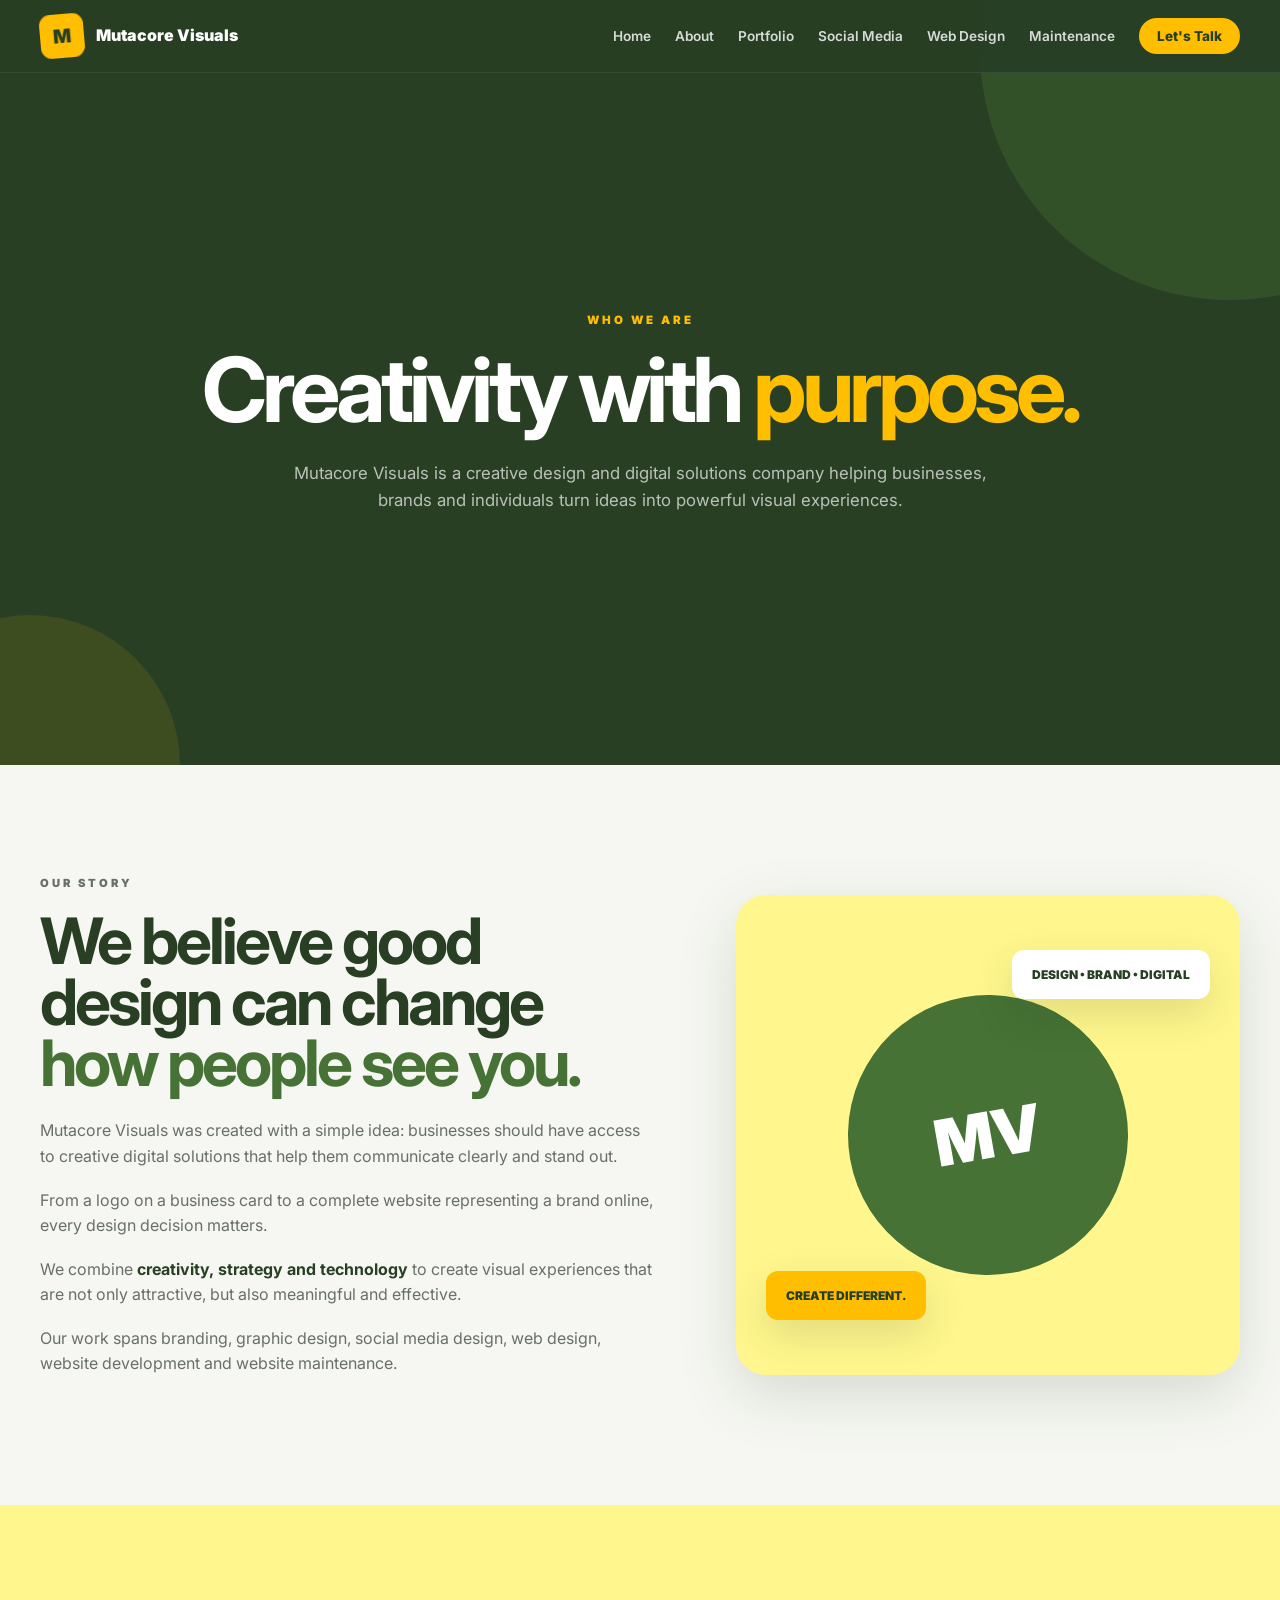
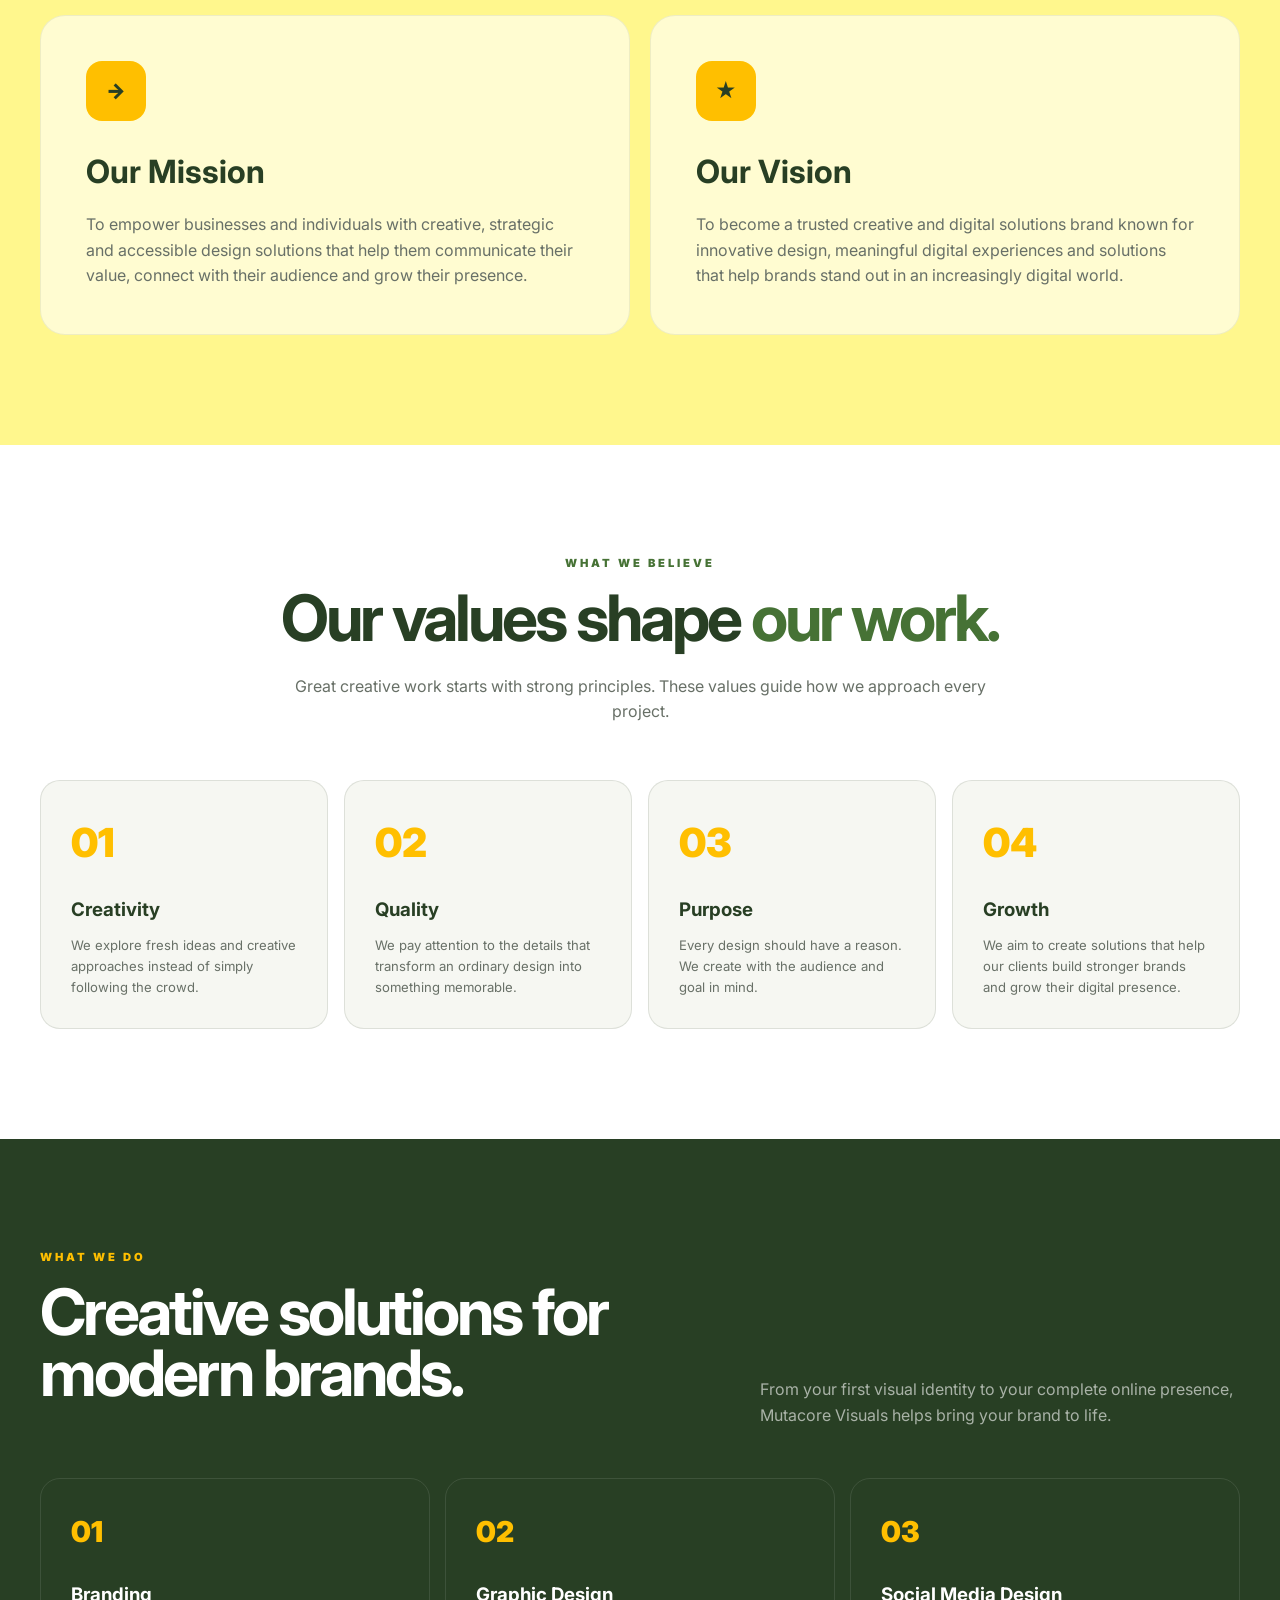
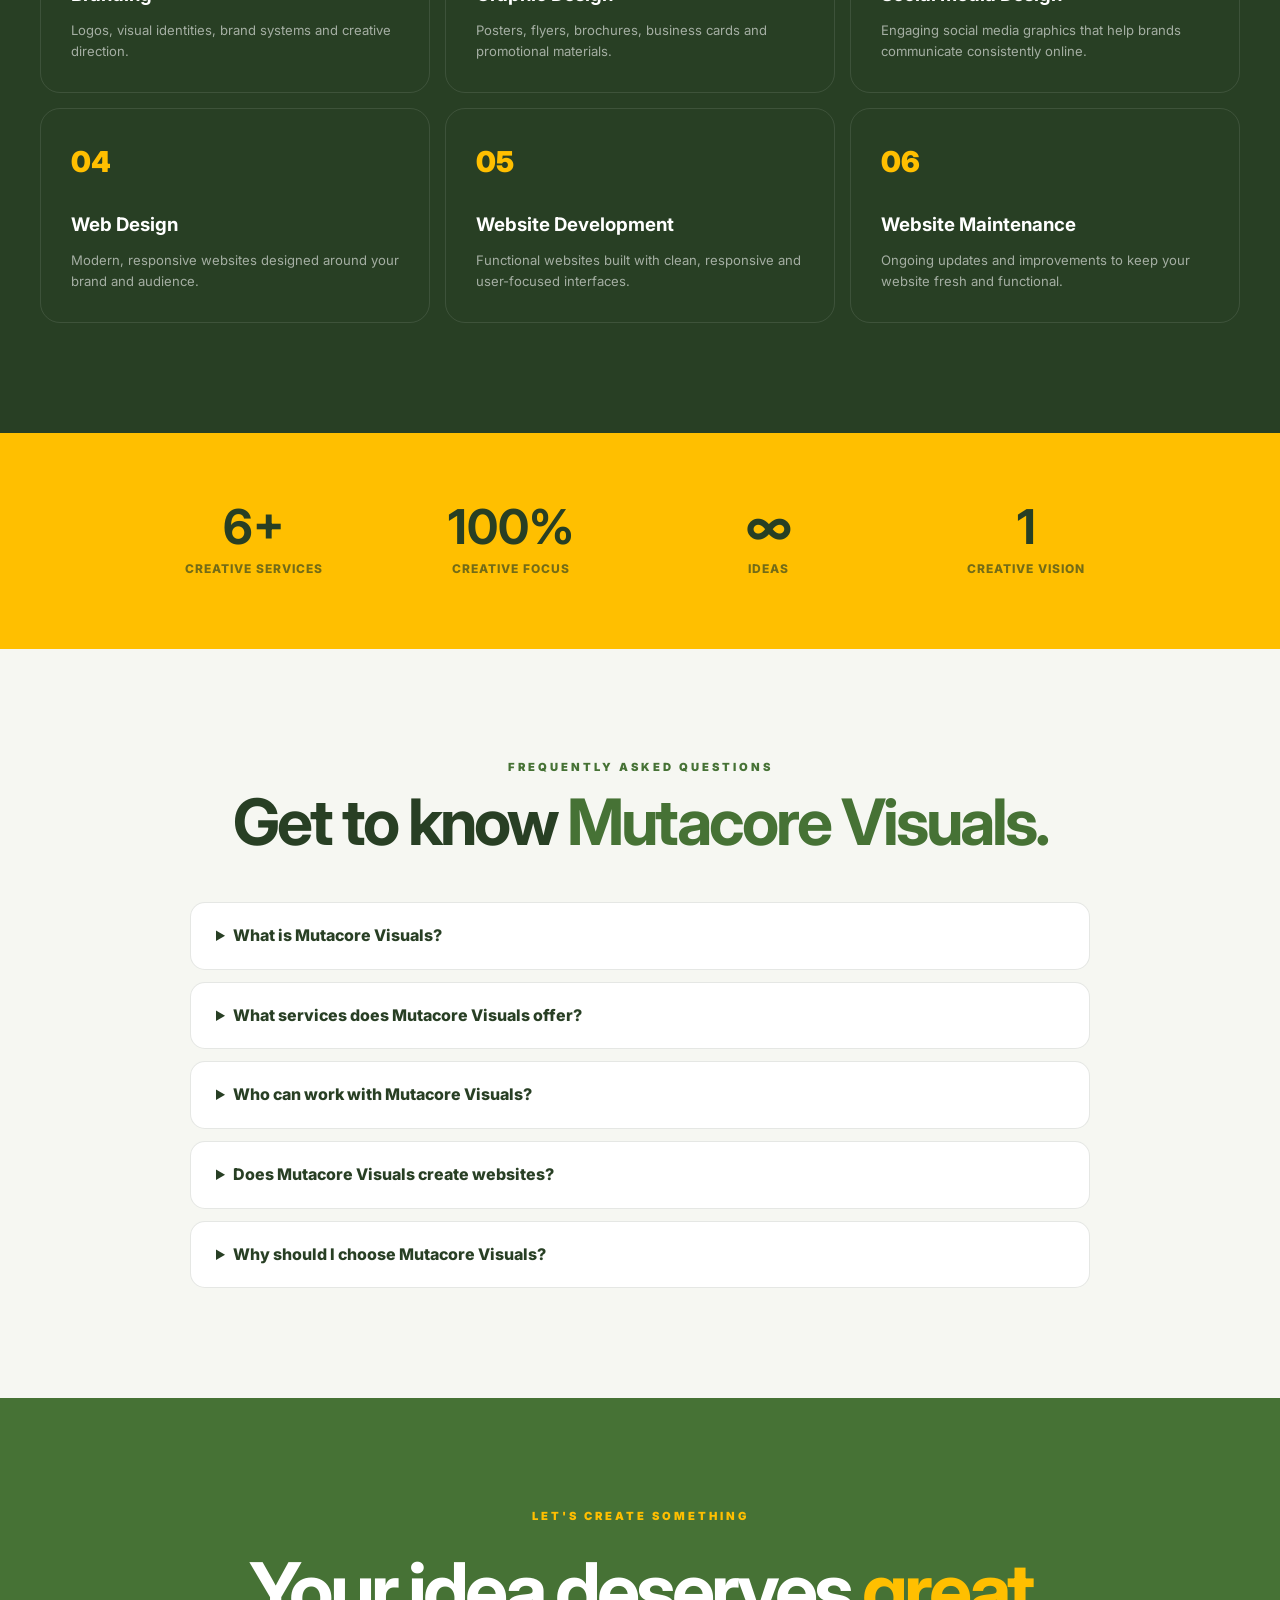
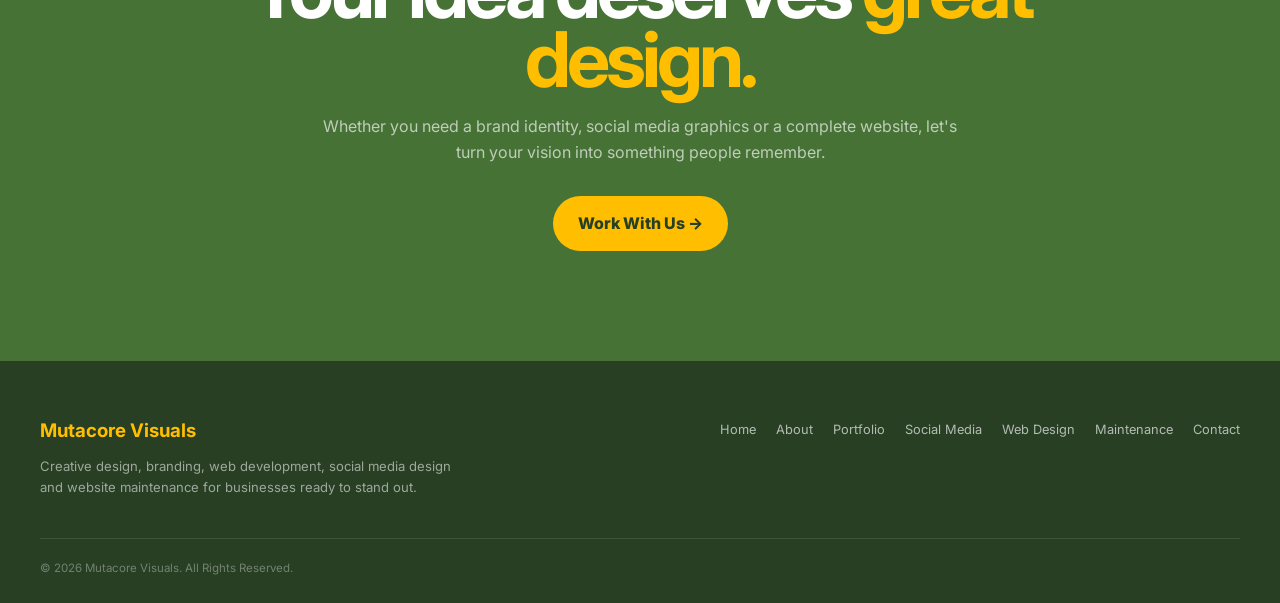
<file: aboutus.html>
<!DOCTYPE html>
<html lang="en">

<head>

    <!-- =====================================================
         BASIC SEO
    ====================================================== -->

    <meta charset="UTF-8">

    <meta name="viewport" content="width=device-width, initial-scale=1.0">

    <title>About Us | Mutacore Visuals</title>

    <meta name="description"
        content="Learn about Mutacore Visuals, a creative design and digital solutions company specializing in branding, graphic design, social media design, web design and website maintenance.">

    <meta name="keywords"
        content="Mutacore Visuals, graphic design Kenya, web design Kenya, branding Kenya, social media design, website development, creative agency Kenya">

    <meta name="author"
        content="Mutacore Visuals">

    <meta name="robots"
        content="index, follow">

    <meta name="theme-color"
        content="#283F24">


    <!-- =====================================================
         OPEN GRAPH
    ====================================================== -->

    <meta property="og:title"
        content="About Mutacore Visuals">

    <meta property="og:description"
        content="Discover the story, mission, vision and creative approach behind Mutacore Visuals.">

    <meta property="og:type"
        content="website">

    <meta property="og:site_name"
        content="Mutacore Visuals">


    <!-- =====================================================
         CANONICAL
    ====================================================== -->

    <link rel="canonical"
        href="https://www.mutacorevisuals.com/aboutus.html">


    <!-- =====================================================
         GOOGLE FONT
    ====================================================== -->

    <link rel="preconnect"
        href="https://fonts.googleapis.com">

    <link rel="preconnect"
        href="https://fonts.gstatic.com"
        crossorigin>

    <link
        href="https://fonts.googleapis.com/css2?family=Inter:wght@400;500;600;700;800;900&display=swap"
        rel="stylesheet">


    <!-- =====================================================
         AEO / STRUCTURED DATA
    ====================================================== -->

    <script type="application/ld+json">

    {
        "@context": "https://schema.org",

        "@type": "Organization",

        "name": "Mutacore Visuals",

        "description": "Creative design and digital solutions company specializing in branding, graphic design, social media design, web design and website maintenance.",

        "areaServed": "Kenya",

        "knowsAbout": [
            "Graphic Design",
            "Branding",
            "Web Design",
            "Website Development",
            "Social Media Design",
            "Website Maintenance"
        ]

    }

    </script>


    <!-- =====================================================
         CSS
    ====================================================== -->

    <style>

        /* =====================================================
           BRAND COLORS
        ====================================================== */

        :root {

            --gold: #FFBF00;

            --cream: #FFF78D;

            --green: #467235;

            --dark-green: #283F24;

            --white: #ffffff;

            --light: #f6f7f2;

            --gray: #687067;

            --border:
                rgba(40,63,36,0.12);

            --shadow:
                0 20px 60px rgba(40,63,36,0.15);

        }


        /* =====================================================
           RESET
        ====================================================== */

        * {

            margin: 0;

            padding: 0;

            box-sizing: border-box;

        }


        html {

            scroll-behavior: smooth;

        }


        body {

            font-family:
                "Inter",
                sans-serif;

            background:
                var(--light);

            color:
                var(--dark-green);

            line-height:
                1.6;

            overflow-x:
                hidden;

        }


        a {

            text-decoration:
                none;

            color:
                inherit;

        }


        /* =====================================================
           NAVBAR
        ====================================================== */

        .navbar {

            position:
                fixed;

            top:
                0;

            left:
                0;

            width:
                100%;

            z-index:
                1000;

            background:
                rgba(40,63,36,0.95);

            backdrop-filter:
                blur(15px);

            border-bottom:
                1px solid
                rgba(255,255,255,0.08);

        }


        .nav-container {

            max-width:
                1250px;

            margin:
                auto;

            padding:
                14px 25px;

            display:
                flex;

            align-items:
                center;

            justify-content:
                space-between;

        }


        .logo {

            display:
                flex;

            align-items:
                center;

            gap:
                12px;

            color:
                white;

            font-weight:
                900;

        }


        .logo-symbol {

            width:
                44px;

            height:
                44px;

            display:
                grid;

            place-items:
                center;

            background:
                var(--gold);

            color:
                var(--dark-green);

            border-radius:
                11px;

            font-size:
                1.2rem;

            transform:
                rotate(-5deg);

            transition:
                0.3s;

        }


        .logo:hover .logo-symbol {

            transform:
                rotate(5deg)
                scale(1.08);

        }


        .nav-links {

            display:
                flex;

            align-items:
                center;

            gap:
                24px;

            list-style:
                none;

        }


        .nav-links a {

            color:
                rgba(255,255,255,0.82);

            font-size:
                0.85rem;

            font-weight:
                600;

            transition:
                0.3s;

        }


        .nav-links a:hover {

            color:
                var(--gold);

        }


        .nav-contact {

            background:
                var(--gold);

            color:
                var(--dark-green) !important;

            padding:
                10px 18px;

            border-radius:
                30px;

            font-weight:
                800 !important;

        }


        /* =====================================================
           HERO
        ====================================================== */

        .hero {

            min-height:
                85vh;

            padding:
                150px 25px 90px;

            background:
                var(--dark-green);

            color:
                white;

            position:
                relative;

            overflow:
                hidden;

            display:
                flex;

            align-items:
                center;

        }


        .hero::before {

            content:
                "";

            position:
                absolute;

            width:
                500px;

            height:
                500px;

            border-radius:
                50%;

            background:
                var(--green);

            opacity:
                0.35;

            right:
                -200px;

            top:
                -200px;

            animation:
                floatCircle 8s ease-in-out infinite;

        }


        .hero::after {

            content:
                "";

            position:
                absolute;

            width:
                300px;

            height:
                300px;

            border-radius:
                50%;

            background:
                var(--gold);

            opacity:
                0.1;

            left:
                -120px;

            bottom:
                -150px;

        }


        .hero-container {

            max-width:
                1200px;

            width:
                100%;

            margin:
                auto;

            position:
                relative;

            z-index:
                2;

            text-align:
                center;

        }


        .hero-label {

            color:
                var(--gold);

            font-size:
                0.72rem;

            font-weight:
                900;

            letter-spacing:
                3px;

            text-transform:
                uppercase;

            margin-bottom:
                20px;

            animation:
                fadeUp 0.8s ease forwards;

        }


        .hero h1 {

            max-width:
                1000px;

            margin:
                auto;

            font-size:
                clamp(3.3rem,7vw,7rem);

            line-height:
                0.9;

            letter-spacing:
                -5px;

            animation:
                fadeUp 0.8s ease 0.1s forwards;

            opacity:
                0;

        }


        .hero h1 span {

            color:
                var(--gold);

        }


        .hero p {

            max-width:
                700px;

            margin:
                30px auto 0;

            color:
                rgba(255,255,255,0.68);

            font-size:
                1.05rem;

            animation:
                fadeUp 0.8s ease 0.25s forwards;

            opacity:
                0;

        }


        /* =====================================================
           COMMON SECTION
        ====================================================== */

        .section {

            padding:
                110px 25px;

        }


        .container {

            max-width:
                1200px;

            margin:
                auto;

        }


        .label {

            color:
                var(--green);

            font-size:
                0.7rem;

            text-transform:
                uppercase;

            letter-spacing:
                3px;

            font-weight:
                900;

            margin-bottom:
                15px;

        }


        .section-title {

            font-size:
                clamp(2.5rem,5vw,4.5rem);

            line-height:
                0.95;

            letter-spacing:
                -3px;

            margin-bottom:
                25px;

        }


        .section-text {

            color:
                var(--gray);

            max-width:
                700px;

        }


        /* =====================================================
           STORY
        ====================================================== */

        .story {

            background:
                var(--light);

        }


        .story-grid {

            display:
                grid;

            grid-template-columns:
                1.1fr 0.9fr;

            gap:
                80px;

            align-items:
                center;

        }


        .story-content p {

            color:
                var(--gray);

            margin-bottom:
                18px;

        }


        .story-content strong {

            color:
                var(--dark-green);

        }


        .story-visual {

            min-height:
                480px;

            background:
                var(--cream);

            border-radius:
                30px;

            position:
                relative;

            overflow:
                hidden;

            display:
                flex;

            align-items:
                center;

            justify-content:
                center;

            box-shadow:
                var(--shadow);

        }


        .visual-circle {

            width:
                280px;

            height:
                280px;

            border-radius:
                50%;

            background:
                var(--green);

            display:
                grid;

            place-items:
                center;

            color:
                white;

            font-size:
                4rem;

            font-weight:
                900;

            transform:
                rotate(-10deg);

            animation:
                visualFloat 5s ease-in-out infinite;

        }


        .visual-small {

            position:
                absolute;

            padding:
                15px 20px;

            border-radius:
                12px;

            background:
                white;

            color:
                var(--dark-green);

            font-size:
                0.75rem;

            font-weight:
                900;

            box-shadow:
                0 15px 40px
                rgba(40,63,36,0.15);

        }


        .visual-one {

            top:
                55px;

            right:
                30px;

            animation:
                smallFloat 4s ease-in-out infinite;

        }


        .visual-two {

            bottom:
                55px;

            left:
                30px;

            background:
                var(--gold);

            animation:
                smallFloat 4s ease-in-out 1s infinite;

        }


        /* =====================================================
           MISSION & VISION
        ====================================================== */

        .mission {

            background:
                var(--cream);

        }


        .mission-grid {

            display:
                grid;

            grid-template-columns:
                1fr 1fr;

            gap:
                20px;

        }


        .mission-card {

            background:
                rgba(255,255,255,0.6);

            padding:
                45px;

            border-radius:
                25px;

            border:
                1px solid
                rgba(40,63,36,0.08);

            transition:
                0.4s;

        }


        .mission-card:hover {

            background:
                white;

            transform:
                translateY(-10px);

            box-shadow:
                var(--shadow);

        }


        .mission-icon {

            width:
                60px;

            height:
                60px;

            background:
                var(--gold);

            display:
                grid;

            place-items:
                center;

            border-radius:
                16px;

            font-size:
                1.3rem;

            font-weight:
                900;

            margin-bottom:
                25px;

        }


        .mission-card h2 {

            font-size:
                2rem;

            margin-bottom:
                15px;

        }


        .mission-card p {

            color:
                var(--gray);

        }


        /* =====================================================
           VALUES
        ====================================================== */

        .values {

            background:
                white;

        }


        .values-heading {

            text-align:
                center;

            max-width:
                750px;

            margin:
                0 auto 55px;

        }


        .values-grid {

            display:
                grid;

            grid-template-columns:
                repeat(4,1fr);

            gap:
                16px;

        }


        .value-card {

            padding:
                30px;

            background:
                var(--light);

            border-radius:
                20px;

            transition:
                0.4s;

            border:
                1px solid
                var(--border);

        }


        .value-card:hover {

            background:
                var(--dark-green);

            color:
                white;

            transform:
                translateY(-10px);

        }


        .value-number {

            font-size:
                2.5rem;

            color:
                var(--gold);

            font-weight:
                900;

            margin-bottom:
                20px;

        }


        .value-card h3 {

            margin-bottom:
                10px;

        }


        .value-card p {

            color:
                var(--gray);

            font-size:
                0.82rem;

        }


        .value-card:hover p {

            color:
                rgba(255,255,255,0.65);

        }


        /* =====================================================
           SERVICES
        ====================================================== */

        .services {

            background:
                var(--dark-green);

            color:
                white;

        }


        .services .label {

            color:
                var(--gold);

        }


        .services-intro {

            display:
                flex;

            justify-content:
                space-between;

            align-items:
                end;

            gap:
                30px;

            margin-bottom:
                50px;

        }


        .services-intro p {

            max-width:
                480px;

            color:
                rgba(255,255,255,0.6);

        }


        .services-grid {

            display:
                grid;

            grid-template-columns:
                repeat(3,1fr);

            gap:
                15px;

        }


        .service-card {

            padding:
                30px;

            border:
                1px solid
                rgba(255,255,255,0.1);

            border-radius:
                20px;

            transition:
                0.4s;

        }


        .service-card:hover {

            background:
                var(--green);

            transform:
                translateY(-8px);

        }


        .service-card span {

            display:
                block;

            color:
                var(--gold);

            font-size:
                1.8rem;

            font-weight:
                900;

            margin-bottom:
                25px;

        }


        .service-card h3 {

            margin-bottom:
                10px;

        }


        .service-card p {

            color:
                rgba(255,255,255,0.58);

            font-size:
                0.82rem;

        }


        /* =====================================================
           STATS
        ====================================================== */

        .stats {

            background:
                var(--gold);

            padding:
                70px 25px;

        }


        .stats-grid {

            max-width:
                1000px;

            margin:
                auto;

            display:
                grid;

            grid-template-columns:
                repeat(4,1fr);

            gap:
                30px;

            text-align:
                center;

        }


        .stat h3 {

            font-size:
                3rem;

            line-height:
                1;

            color:
                var(--dark-green);

        }


        .stat p {

            font-size:
                0.75rem;

            text-transform:
                uppercase;

            letter-spacing:
                1px;

            font-weight:
                800;

            color:
                rgba(40,63,36,0.65);

            margin-top:
                8px;

        }


        /* =====================================================
           FAQ
        ====================================================== */

        .faq {

            background:
                var(--light);

        }


        .faq-heading {

            text-align:
                center;

            margin-bottom:
                50px;

        }


        .faq-grid {

            max-width:
                900px;

            margin:
                auto;

            display:
                grid;

            gap:
                12px;

        }


        details {

            background:
                white;

            border:
                1px solid
                var(--border);

            border-radius:
                15px;

            padding:
                20px 25px;

            transition:
                0.3s;

        }


        details:hover {

            border-color:
                var(--green);

        }


        summary {

            font-weight:
                800;

            cursor:
                pointer;

        }


        details p {

            color:
                var(--gray);

            font-size:
                0.85rem;

            margin-top:
                15px;

        }


        /* =====================================================
           CTA
        ====================================================== */

        .cta {

            background:
                var(--green);

            color:
                white;

            text-align:
                center;

            padding:
                110px 25px;

        }


        .cta h2 {

            max-width:
                850px;

            margin:
                auto auto 20px;

            font-size:
                clamp(2.8rem,6vw,6rem);

            line-height:
                0.9;

            letter-spacing:
                -4px;

        }


        .cta h2 span {

            color:
                var(--gold);

        }


        .cta p {

            max-width:
                650px;

            margin:
                auto auto 30px;

            color:
                rgba(255,255,255,0.65);

        }


        .btn {

            display:
                inline-flex;

            padding:
                15px 25px;

            border-radius:
                50px;

            font-weight:
                800;

            background:
                var(--gold);

            color:
                var(--dark-green);

            transition:
                0.3s;

        }


        .btn:hover {

            transform:
                translateY(-5px);

            box-shadow:
                0 15px 35px
                rgba(255,191,0,0.3);

        }


        /* =====================================================
           FOOTER
        ====================================================== */

        footer {

            background:
                var(--dark-green);

            color:
                white;

            padding:
                55px 25px 25px;

        }


        .footer-container {

            max-width:
                1200px;

            margin:
                auto;

            display:
                flex;

            justify-content:
                space-between;

            gap:
                40px;

            flex-wrap:
                wrap;

        }


        .footer-brand {

            max-width:
                420px;

        }


        .footer-brand h3 {

            color:
                var(--gold);

            margin-bottom:
                10px;

        }


        .footer-brand p {

            color:
                rgba(255,255,255,0.55);

            font-size:
                0.82rem;

        }


        .footer-links {

            list-style:
                none;

            display:
                flex;

            gap:
                20px;

            flex-wrap:
                wrap;

        }


        .footer-links a {

            color:
                rgba(255,255,255,0.65);

            font-size:
                0.8rem;

            transition:
                0.3s;

        }


        .footer-links a:hover {

            color:
                var(--gold);

        }


        .copyright {

            max-width:
                1200px;

            margin:
                40px auto 0;

            padding-top:
                20px;

            border-top:
                1px solid
                rgba(255,255,255,0.1);

            color:
                rgba(255,255,255,0.35);

            font-size:
                0.72rem;

        }


        /* =====================================================
           ANIMATIONS
        ====================================================== */

        @keyframes fadeUp {

            from {

                opacity:
                    0;

                transform:
                    translateY(35px);

            }

            to {

                opacity:
                    1;

                transform:
                    translateY(0);

            }

        }


        @keyframes floatCircle {

            0%,100% {

                transform:
                    translate(0,0);

            }

            50% {

                transform:
                    translate(-30px,30px);

            }

        }


        @keyframes visualFloat {

            0%,100% {

                transform:
                    rotate(-10deg)
                    translateY(0);

            }

            50% {

                transform:
                    rotate(-5deg)
                    translateY(-15px);

            }

        }


        @keyframes smallFloat {

            0%,100% {

                transform:
                    translateY(0);

            }

            50% {

                transform:
                    translateY(-15px);

            }

        }


        /* =====================================================
           TABLET
        ====================================================== */

        @media(max-width:950px) {

            .story-grid {

                grid-template-columns:
                    1fr;

            }


            .values-grid {

                grid-template-columns:
                    repeat(2,1fr);

            }


            .services-grid {

                grid-template-columns:
                    repeat(2,1fr);

            }


            .stats-grid {

                grid-template-columns:
                    repeat(2,1fr);

            }

        }


        /* =====================================================
           MOBILE
        ====================================================== */

        @media(max-width:650px) {

            .nav-links {

                display:
                    none;

            }


            .hero {

                min-height:
                    75vh;

            }


            .hero h1 {

                font-size:
                    3.5rem;

                letter-spacing:
                    -4px;

            }


            .section {

                padding:
                    80px 20px;

            }


            .story-visual {

                min-height:
                    350px;

            }


            .visual-circle {

                width:
                    210px;

                height:
                    210px;

            }


            .mission-grid {

                grid-template-columns:
                    1fr;

            }


            .values-grid {

                grid-template-columns:
                    1fr;

            }


            .services-intro {

                flex-direction:
                    column;

                align-items:
                    start;

            }


            .services-grid {

                grid-template-columns:
                    1fr;

            }


            .stats-grid {

                grid-template-columns:
                    1fr 1fr;

            }


            .footer-container {

                flex-direction:
                    column;

            }

        }


        /* =====================================================
           REDUCED MOTION
        ====================================================== */

        @media(prefers-reduced-motion: reduce) {

            * {

                animation:
                    none !important;

                scroll-behavior:
                    auto !important;

            }

        }

    </style>

</head>


<body>


    <!-- =====================================================
         NAVIGATION
    ====================================================== -->

    <header class="navbar">

        <nav class="nav-container">

            <a href="index.html"
               class="logo">

                <span class="logo-symbol">
                    M
                </span>

                <span>
                    Mutacore Visuals
                </span>

            </a>


            <ul class="nav-links">

                <li>
                    <a href="index.html">
                        Home
                    </a>
                </li>

                <li>
                    <a href="aboutus.html">
                        About
                    </a>
                </li>

                <li>
                    <a href="portfolio.html">
                        Portfolio
                    </a>
                </li>

                <li>
                    <a href="socialmedia.html">
                        Social Media
                    </a>
                </li>

                <li>
                    <a href="webdesign.html">
                        Web Design
                    </a>
                </li>

                <li>
                    <a href="webmaintenance.html">
                        Maintenance
                    </a>
                </li>

                <li>
                    <a href="contactus.html"
                       class="nav-contact">
                        Let's Talk
                    </a>
                </li>

            </ul>

        </nav>

    </header>


    <main>


        <!-- =================================================
             HERO
        ================================================== -->

        <section class="hero">

            <div class="hero-container">

                <div class="hero-label">

                    Who We Are

                </div>


                <h1>

                    Creativity with
                    <span>
                        purpose.
                    </span>

                </h1>


                <p>

                    Mutacore Visuals is a creative design and
                    digital solutions company helping businesses,
                    brands and individuals turn ideas into powerful
                    visual experiences.

                </p>

            </div>

        </section>


        <!-- =================================================
             OUR STORY
        ================================================== -->

        <section class="section story">

            <div class="container story-grid">


                <div class="story-content">

                    <p class="label">
                        Our Story
                    </p>


                    <h2 class="section-title">

                        We believe good
                        design can change
                        <span style="color:var(--green);">
                            how people see you.
                        </span>

                    </h2>


                    <p>

                        Mutacore Visuals was created with a simple
                        idea: businesses should have access to
                        creative digital solutions that help them
                        communicate clearly and stand out.

                    </p>


                    <p>

                        From a logo on a business card to a complete
                        website representing a brand online, every
                        design decision matters.

                    </p>


                    <p>

                        We combine <strong>creativity, strategy and
                        technology</strong> to create visual
                        experiences that are not only attractive,
                        but also meaningful and effective.

                    </p>


                    <p>

                        Our work spans branding, graphic design,
                        social media design, web design, website
                        development and website maintenance.

                    </p>

                </div>


                <div class="story-visual">

                    <div class="visual-circle">
                        MV
                    </div>


                    <div class="visual-small visual-one">

                        DESIGN • BRAND • DIGITAL

                    </div>


                    <div class="visual-small visual-two">

                        CREATE DIFFERENT.

                    </div>

                </div>

            </div>

        </section>


        <!-- =================================================
             MISSION & VISION
        ================================================== -->

        <section class="section mission">

            <div class="container">


                <div class="mission-grid">


                    <article class="mission-card">

                        <div class="mission-icon">
                            →
                        </div>

                        <h2>
                            Our Mission
                        </h2>

                        <p>

                            To empower businesses and individuals
                            with creative, strategic and accessible
                            design solutions that help them communicate
                            their value, connect with their audience
                            and grow their presence.

                        </p>

                    </article>


                    <article class="mission-card">

                        <div class="mission-icon">
                            ★
                        </div>

                        <h2>
                            Our Vision
                        </h2>

                        <p>

                            To become a trusted creative and digital
                            solutions brand known for innovative
                            design, meaningful digital experiences
                            and solutions that help brands stand out
                            in an increasingly digital world.

                        </p>

                    </article>


                </div>

            </div>

        </section>


        <!-- =================================================
             CORE VALUES
        ================================================== -->

        <section class="section values">

            <div class="container">


                <div class="values-heading">

                    <p class="label">
                        What We Believe
                    </p>


                    <h2 class="section-title">

                        Our values shape
                        <span style="color:var(--green);">
                            our work.
                        </span>

                    </h2>


                    <p class="section-text"
                       style="margin:auto;">

                        Great creative work starts with strong
                        principles. These values guide how we
                        approach every project.

                    </p>

                </div>


                <div class="values-grid">


                    <article class="value-card">

                        <div class="value-number">
                            01
                        </div>

                        <h3>
                            Creativity
                        </h3>

                        <p>

                            We explore fresh ideas and creative
                            approaches instead of simply following
                            the crowd.

                        </p>

                    </article>


                    <article class="value-card">

                        <div class="value-number">
                            02
                        </div>

                        <h3>
                            Quality
                        </h3>

                        <p>

                            We pay attention to the details that
                            transform an ordinary design into
                            something memorable.

                        </p>

                    </article>


                    <article class="value-card">

                        <div class="value-number">
                            03
                        </div>

                        <h3>
                            Purpose
                        </h3>

                        <p>

                            Every design should have a reason.
                            We create with the audience and goal
                            in mind.

                        </p>

                    </article>


                    <article class="value-card">

                        <div class="value-number">
                            04
                        </div>

                        <h3>
                            Growth
                        </h3>

                        <p>

                            We aim to create solutions that help
                            our clients build stronger brands and
                            grow their digital presence.

                        </p>

                    </article>


                </div>

            </div>

        </section>


        <!-- =================================================
             SERVICES
        ================================================== -->

        <section class="section services">

            <div class="container">


                <div class="services-intro">

                    <div>

                        <p class="label">
                            What We Do
                        </p>

                        <h2 class="section-title">

                            Creative solutions
                            for modern brands.

                        </h2>

                    </div>


                    <p>

                        From your first visual identity to your
                        complete online presence, Mutacore Visuals
                        helps bring your brand to life.

                    </p>

                </div>


                <div class="services-grid">


                    <article class="service-card">

                        <span>
                            01
                        </span>

                        <h3>
                            Branding
                        </h3>

                        <p>

                            Logos, visual identities, brand systems
                            and creative direction.

                        </p>

                    </article>


                    <article class="service-card">

                        <span>
                            02
                        </span>

                        <h3>
                            Graphic Design
                        </h3>

                        <p>

                            Posters, flyers, brochures, business
                            cards and promotional materials.

                        </p>

                    </article>


                    <article class="service-card">

                        <span>
                            03
                        </span>

                        <h3>
                            Social Media Design
                        </h3>

                        <p>

                            Engaging social media graphics that help
                            brands communicate consistently online.

                        </p>

                    </article>


                    <article class="service-card">

                        <span>
                            04
                        </span>

                        <h3>
                            Web Design
                        </h3>

                        <p>

                            Modern, responsive websites designed
                            around your brand and audience.

                        </p>

                    </article>


                    <article class="service-card">

                        <span>
                            05
                        </span>

                        <h3>
                            Website Development
                        </h3>

                        <p>

                            Functional websites built with clean,
                            responsive and user-focused interfaces.

                        </p>

                    </article>


                    <article class="service-card">

                        <span>
                            06
                        </span>

                        <h3>
                            Website Maintenance
                        </h3>

                        <p>

                            Ongoing updates and improvements to
                            keep your website fresh and functional.

                        </p>

                    </article>


                </div>

            </div>

        </section>


        <!-- =================================================
             STATS
        ================================================== -->

        <section class="stats">

            <div class="stats-grid">


                <div class="stat">

                    <h3>
                        6+
                    </h3>

                    <p>
                        Creative Services
                    </p>

                </div>


                <div class="stat">

                    <h3>
                        100%
                    </h3>

                    <p>
                        Creative Focus
                    </p>

                </div>


                <div class="stat">

                    <h3>
                        ∞
                    </h3>

                    <p>
                        Ideas
                    </p>

                </div>


                <div class="stat">

                    <h3>
                        1
                    </h3>

                    <p>
                        Creative Vision
                    </p>

                </div>


            </div>

        </section>


        <!-- =================================================
             FAQ — AEO
        ================================================== -->

        <section class="section faq">

            <div class="container">


                <div class="faq-heading">

                    <p class="label">
                        Frequently Asked Questions
                    </p>

                    <h2 class="section-title">

                        Get to know
                        <span style="color:var(--green);">
                            Mutacore Visuals.
                        </span>

                    </h2>

                </div>


                <div class="faq-grid">


                    <details>

                        <summary>
                            What is Mutacore Visuals?
                        </summary>

                        <p>

                            Mutacore Visuals is a creative design
                            and digital solutions company providing
                            branding, graphic design, social media
                            design, web design, website development
                            and website maintenance services.

                        </p>

                    </details>


                    <details>

                        <summary>
                            What services does Mutacore Visuals offer?
                        </summary>

                        <p>

                            Our services include branding, logo design,
                            graphic design, social media design,
                            website design, website development and
                            website maintenance.

                        </p>

                    </details>


                    <details>

                        <summary>
                            Who can work with Mutacore Visuals?
                        </summary>

                        <p>

                            We work with businesses, startups,
                            organizations, professionals, creators
                            and individuals looking to improve their
                            visual identity or digital presence.

                        </p>

                    </details>


                    <details>

                        <summary>
                            Does Mutacore Visuals create websites?
                        </summary>

                        <p>

                            Yes. Mutacore Visuals provides website
                            design and development services focused
                            on creating modern, responsive and
                            user-friendly websites.

                        </p>

                    </details>


                    <details>

                        <summary>
                            Why should I choose Mutacore Visuals?
                        </summary>

                        <p>

                            We combine creativity, strategy and
                            technology to create visual and digital
                            solutions designed around each client's
                            goals and audience.

                        </p>

                    </details>


                </div>

            </div>

        </section>


        <!-- =================================================
             CTA
        ================================================== -->

        <section class="cta">

            <div class="container">

                <p class="label"
                   style="color:var(--gold);">

                    Let's Create Something

                </p>


                <h2>

                    Your idea deserves
                    <span>
                        great design.
                    </span>

                </h2>


                <p>

                    Whether you need a brand identity, social media
                    graphics or a complete website, let's turn your
                    vision into something people remember.

                </p>


                <a href="contactus.html"
                   class="btn">

                    Work With Us →

                </a>

            </div>

        </section>


    </main>


    <!-- =====================================================
         FOOTER
    ====================================================== -->

    <footer>

        <div class="footer-container">


            <div class="footer-brand">

                <h3>
                    Mutacore Visuals
                </h3>

                <p>

                    Creative design, branding, web development,
                    social media design and website maintenance
                    for businesses ready to stand out.

                </p>

            </div>


            <ul class="footer-links">

                <li>
                    <a href="index.html">
                        Home
                    </a>
                </li>

                <li>
                    <a href="aboutus.html">
                        About
                    </a>
                </li>

                <li>
                    <a href="portfolio.html">
                        Portfolio
                    </a>
                </li>

                <li>
                    <a href="socialmedia.html">
                        Social Media
                    </a>
                </li>

                <li>
                    <a href="webdesign.html">
                        Web Design
                    </a>
                </li>

                <li>
                    <a href="webmaintenance.html">
                        Maintenance
                    </a>
                </li>

                <li>
                    <a href="contactus.html">
                        Contact
                    </a>
                </li>

            </ul>

        </div>


        <div class="copyright">

            © 2026 Mutacore Visuals.
            All Rights Reserved.

        </div>

    </footer>


</body>

</html>
</file>
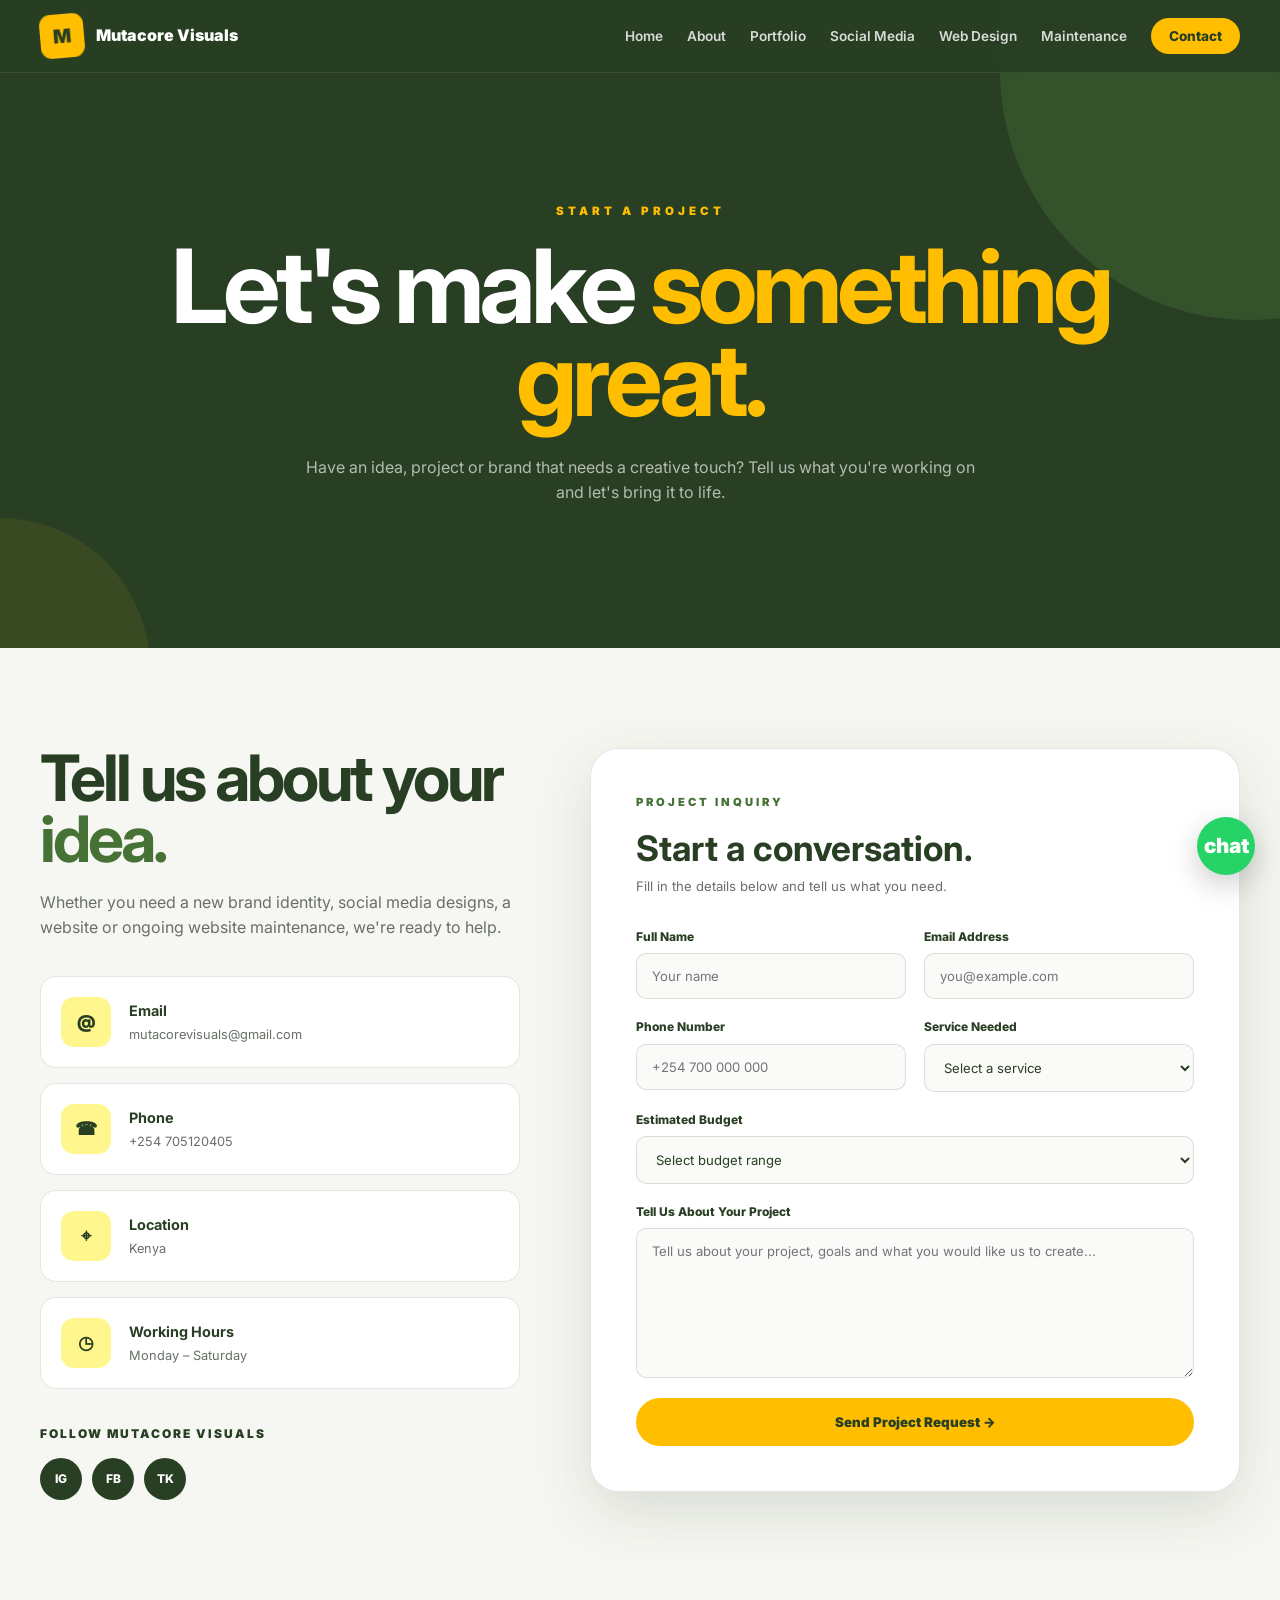
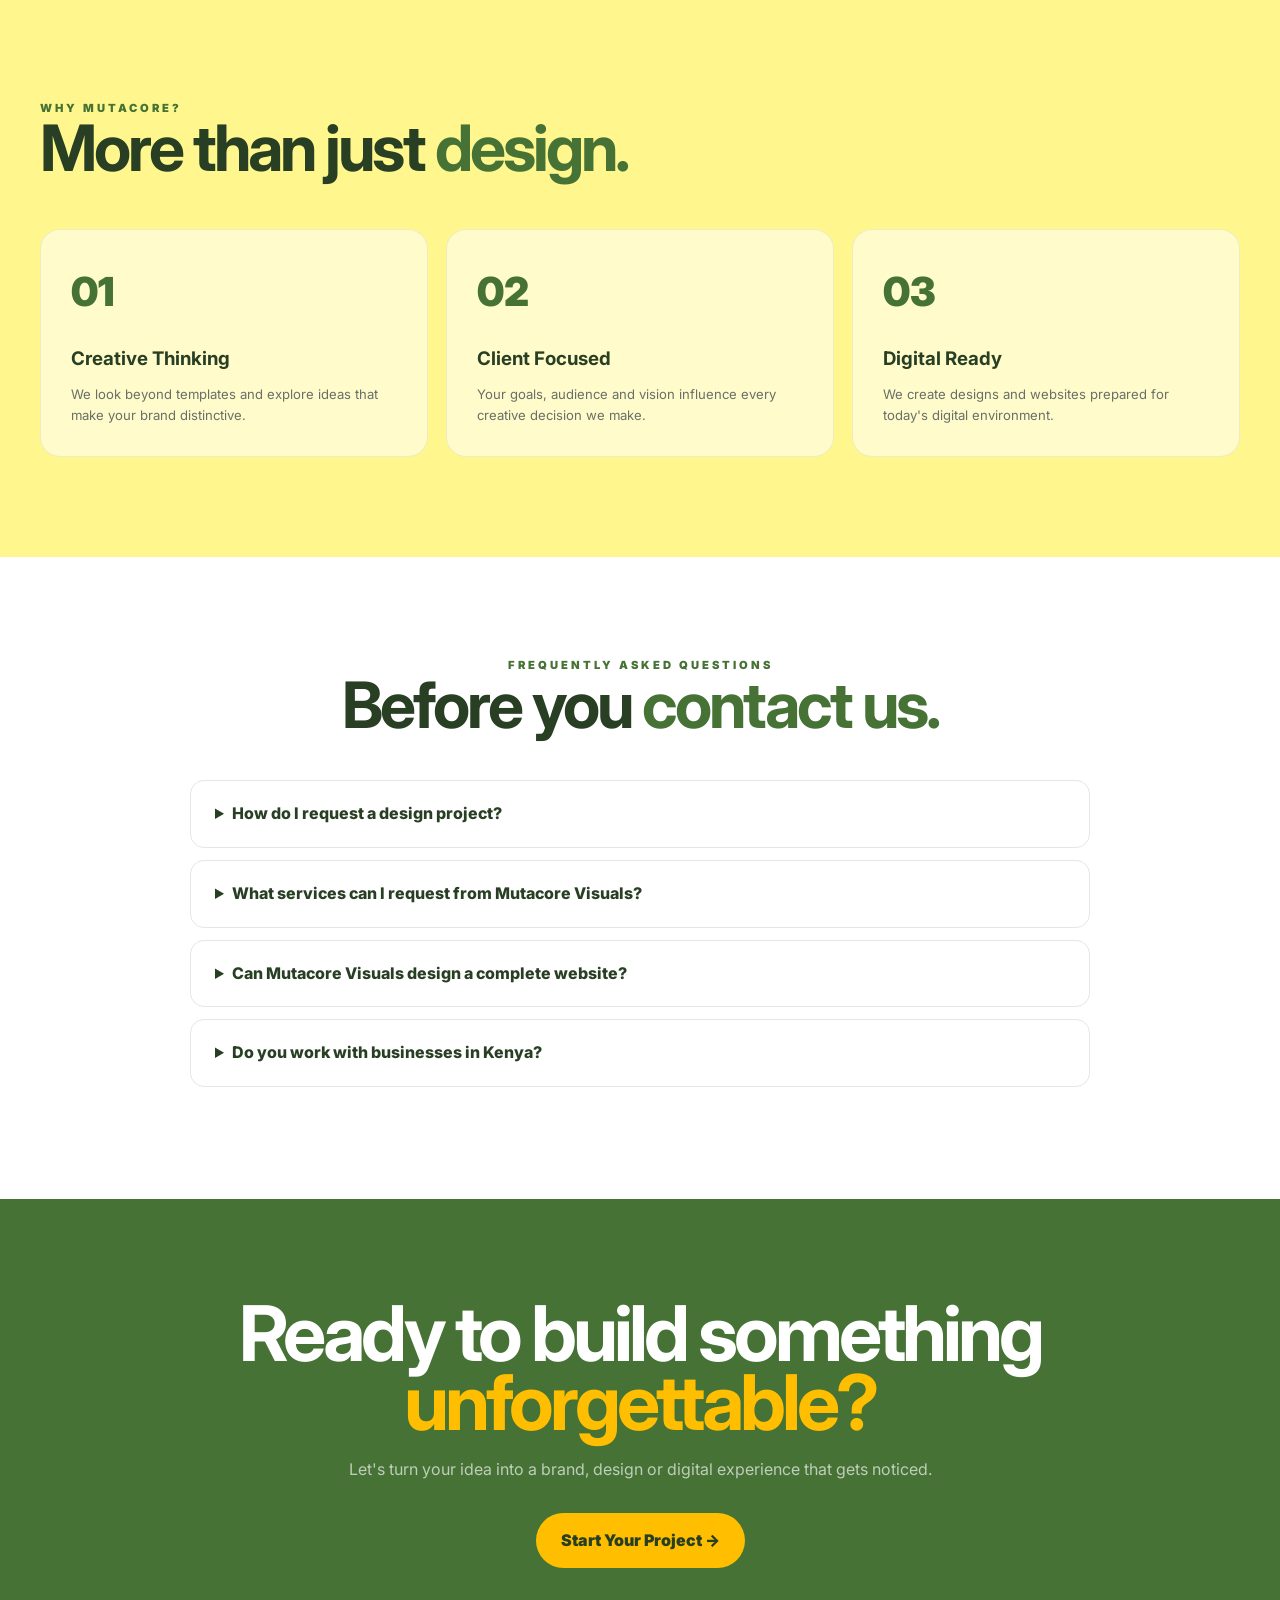
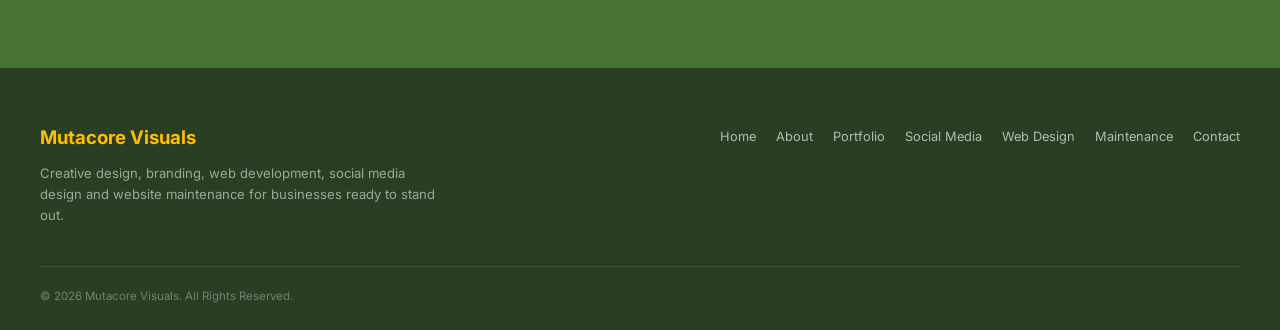
<file: contactus.html>
<!DOCTYPE html>
<html lang="en">

<head>

    <!-- =====================================================
         BASIC SEO
    ====================================================== -->

    <meta charset="UTF-8">

    <meta name="viewport" content="width=device-width, initial-scale=1.0">

    <title>Contact Us | Mutacore Visuals</title>

    <meta name="description"
        content="Contact Mutacore Visuals for professional graphic design, branding, social media design, web design, website development and website maintenance services.">

    <meta name="keywords"
        content="contact Mutacore Visuals, graphic design Kenya, web design Kenya, branding Kenya, website development Kenya, social media design">

    <meta name="author"
        content="Mutacore Visuals">

    <meta name="robots"
        content="index, follow">

    <meta name="theme-color"
        content="#283F24">


    <!-- =====================================================
         OPEN GRAPH
    ====================================================== -->

    <meta property="og:title"
        content="Contact Mutacore Visuals">

    <meta property="og:description"
        content="Let's create something remarkable together. Contact Mutacore Visuals for creative design and digital solutions.">

    <meta property="og:type"
        content="website">

    <meta property="og:site_name"
        content="Mutacore Visuals">


    <!-- =====================================================
         CANONICAL
    ====================================================== -->

    <link rel="canonical"
        href="https://www.mutacorevisuals.com/contactus.html">


    <!-- =====================================================
         GOOGLE FONT
    ====================================================== -->

    <link rel="preconnect"
        href="https://fonts.googleapis.com">

    <link rel="preconnect"
        href="https://fonts.gstatic.com"
        crossorigin>

    <link
        href="https://fonts.googleapis.com/css2?family=Inter:wght@400;500;600;700;800;900&display=swap"
        rel="stylesheet">


    <!-- =====================================================
         AEO / STRUCTURED DATA
    ====================================================== -->

    <script type="application/ld+json">

    {
        "@context": "https://schema.org",

        "@type": "Organization",

        "name": "Mutacore Visuals",

        "description": "Creative design and digital solutions company specializing in branding, graphic design, social media design, web design and website maintenance.",

        "areaServed": "Kenya",

        "knowsAbout": [
            "Graphic Design",
            "Branding",
            "Social Media Design",
            "Web Design",
            "Website Development",
            "Website Maintenance"
        ]
    }

    </script>


    <!-- =====================================================
         CSS
    ====================================================== -->

    <style>

        /* =====================================================
           BRAND COLORS
        ====================================================== */

        :root {

            --gold: #FFBF00;

            --cream: #FFF78D;

            --green: #467235;

            --dark-green: #283F24;

            --white: #ffffff;

            --light: #f6f7f2;

            --gray: #687067;

            --border:
                rgba(40,63,36,0.12);

            --shadow:
                0 20px 60px
                rgba(40,63,36,0.14);

        }


        /* =====================================================
           RESET
        ====================================================== */

        * {

            margin: 0;

            padding: 0;

            box-sizing: border-box;

        }


        html {

            scroll-behavior: smooth;

        }


        body {

            font-family:
                "Inter",
                sans-serif;

            background:
                var(--light);

            color:
                var(--dark-green);

            line-height:
                1.6;

            overflow-x:
                hidden;

        }


        a {

            text-decoration:
                none;

            color:
                inherit;

        }


        /* =====================================================
           NAVBAR
        ====================================================== */

        .navbar {

            position:
                fixed;

            top:
                0;

            left:
                0;

            width:
                100%;

            z-index:
                1000;

            background:
                rgba(40,63,36,0.96);

            backdrop-filter:
                blur(15px);

            border-bottom:
                1px solid
                rgba(255,255,255,0.08);

        }


        .nav-container {

            max-width:
                1250px;

            margin:
                auto;

            padding:
                14px 25px;

            display:
                flex;

            align-items:
                center;

            justify-content:
                space-between;

        }


        .logo {

            display:
                flex;

            align-items:
                center;

            gap:
                12px;

            color:
                white;

            font-weight:
                900;

        }


        .logo-symbol {

            width:
                44px;

            height:
                44px;

            display:
                grid;

            place-items:
                center;

            background:
                var(--gold);

            color:
                var(--dark-green);

            border-radius:
                11px;

            font-size:
                1.2rem;

            transform:
                rotate(-5deg);

            transition:
                0.3s;

        }


        .logo:hover .logo-symbol {

            transform:
                rotate(5deg)
                scale(1.08);

        }


        .nav-links {

            display:
                flex;

            align-items:
                center;

            gap:
                24px;

            list-style:
                none;

        }


        .nav-links a {

            color:
                rgba(255,255,255,0.82);

            font-size:
                0.85rem;

            font-weight:
                600;

            transition:
                0.3s;

        }


        .nav-links a:hover {

            color:
                var(--gold);

        }


        .nav-contact {

            background:
                var(--gold);

            color:
                var(--dark-green) !important;

            padding:
                10px 18px;

            border-radius:
                30px;

            font-weight:
                800 !important;

        }


        /* =====================================================
           HERO
        ====================================================== */

        .hero {

            min-height:
                72vh;

            padding:
                150px 25px 90px;

            background:
                var(--dark-green);

            color:
                white;

            display:
                flex;

            align-items:
                center;

            position:
                relative;

            overflow:
                hidden;

        }


        .hero::before {

            content:
                "";

            position:
                absolute;

            width:
                500px;

            height:
                500px;

            border-radius:
                50%;

            background:
                var(--green);

            opacity:
                0.4;

            right:
                -220px;

            top:
                -180px;

            animation:
                float 8s ease-in-out infinite;

        }


        .hero::after {

            content:
                "";

            position:
                absolute;

            width:
                300px;

            height:
                300px;

            border-radius:
                50%;

            background:
                var(--gold);

            opacity:
                0.08;

            left:
                -150px;

            bottom:
                -170px;

        }


        .hero-container {

            width:
                100%;

            max-width:
                1200px;

            margin:
                auto;

            text-align:
                center;

            position:
                relative;

            z-index:
                2;

        }


        .hero-label {

            color:
                var(--gold);

            text-transform:
                uppercase;

            letter-spacing:
                4px;

            font-size:
                0.72rem;

            font-weight:
                900;

            margin-bottom:
                20px;

            animation:
                fadeUp 0.8s ease forwards;

        }


        .hero h1 {

            font-size:
                clamp(3.5rem,8vw,7rem);

            line-height:
                0.9;

            letter-spacing:
                -5px;

            max-width:
                1000px;

            margin:
                auto;

            animation:
                fadeUp 0.8s ease 0.1s forwards;

            opacity:
                0;

        }


        .hero h1 span {

            color:
                var(--gold);

        }


        .hero p {

            max-width:
                700px;

            margin:
                30px auto 0;

            color:
                rgba(255,255,255,0.65);

            font-size:
                1rem;

            animation:
                fadeUp 0.8s ease 0.25s forwards;

            opacity:
                0;

        }


        /* =====================================================
           CONTACT SECTION
        ====================================================== */

        .contact-section {

            padding:
                100px 25px;

            background:
                var(--light);

        }


        .contact-container {

            max-width:
                1200px;

            margin:
                auto;

            display:
                grid;

            grid-template-columns:
                0.85fr 1.15fr;

            gap:
                70px;

            align-items:
                start;

        }


        /* =====================================================
           CONTACT INFORMATION
        ====================================================== */

        .contact-info h2 {

            font-size:
                clamp(2.5rem,5vw,4rem);

            line-height:
                0.95;

            letter-spacing:
                -3px;

            margin-bottom:
                20px;

        }


        .contact-info h2 span {

            color:
                var(--green);

        }


        .contact-info > p {

            color:
                var(--gray);

            margin-bottom:
                35px;

            max-width:
                480px;

        }


        .info-list {

            display:
                grid;

            gap:
                15px;

        }


        .info-card {

            display:
                flex;

            align-items:
                center;

            gap:
                18px;

            padding:
                20px;

            background:
                white;

            border:
                1px solid
                var(--border);

            border-radius:
                16px;

            transition:
                0.35s;

        }


        .info-card:hover {

            transform:
                translateX(8px);

            border-color:
                var(--green);

            box-shadow:
                var(--shadow);

        }


        .info-icon {

            min-width:
                50px;

            height:
                50px;

            display:
                grid;

            place-items:
                center;

            background:
                var(--cream);

            color:
                var(--dark-green);

            border-radius:
                13px;

            font-size:
                1.1rem;

            font-weight:
                900;

        }


        .info-card h3 {

            font-size:
                0.9rem;

            margin-bottom:
                3px;

        }


        .info-card p {

            color:
                var(--gray);

            font-size:
                0.8rem;

        }


        .social-title {

            margin:
                35px 0 15px;

            font-size:
                0.75rem;

            text-transform:
                uppercase;

            letter-spacing:
                2px;

            font-weight:
                900;

        }


        .social-links {

            display:
                flex;

            gap:
                10px;

        }


        .social-links a {

            width:
                42px;

            height:
                42px;

            display:
                grid;

            place-items:
                center;

            border-radius:
                50%;

            background:
                var(--dark-green);

            color:
                white;

            font-size:
                0.75rem;

            font-weight:
                800;

            transition:
                0.3s;

        }


        .social-links a:hover {

            background:
                var(--gold);

            color:
                var(--dark-green);

            transform:
                translateY(-5px);

        }


        /* =====================================================
           CONTACT FORM
        ====================================================== */

        .form-wrapper {

            background:
                white;

            padding:
                45px;

            border-radius:
                28px;

            box-shadow:
                var(--shadow);

            border:
                1px solid
                var(--border);

        }


        .form-header {

            margin-bottom:
                30px;

        }


        .form-header .label {

            color:
                var(--green);

            text-transform:
                uppercase;

            letter-spacing:
                3px;

            font-size:
                0.7rem;

            font-weight:
                900;

        }


        .form-header h2 {

            font-size:
                2.2rem;

            margin-top:
                8px;

        }


        .form-header p {

            color:
                var(--gray);

            font-size:
                0.82rem;

        }


        .form-grid {

            display:
                grid;

            grid-template-columns:
                1fr 1fr;

            gap:
                18px;

        }


        .form-group {

            display:
                flex;

            flex-direction:
                column;

            gap:
                7px;

        }


        .form-group.full {

            grid-column:
                1 / -1;

        }


        label {

            font-size:
                0.75rem;

            font-weight:
                800;

        }


        input,
        textarea,
        select {

            width:
                100%;

            padding:
                14px 15px;

            border:
                1px solid
                rgba(40,63,36,0.15);

            border-radius:
                10px;

            background:
                #fafbf8;

            font-family:
                inherit;

            font-size:
                0.82rem;

            color:
                var(--dark-green);

            outline:
                none;

            transition:
                0.3s;

        }


        input:focus,
        textarea:focus,
        select:focus {

            border-color:
                var(--green);

            background:
                white;

            box-shadow:
                0 0 0 4px
                rgba(70,114,53,0.08);

        }


        textarea {

            min-height:
                150px;

            resize:
                vertical;

        }


        .submit-btn {

            margin-top:
                20px;

            width:
                100%;

            padding:
                16px;

            border:
                none;

            border-radius:
                50px;

            background:
                var(--gold);

            color:
                var(--dark-green);

            font-family:
                inherit;

            font-weight:
                900;

            cursor:
                pointer;

            transition:
                0.3s;

        }


        .submit-btn:hover {

            transform:
                translateY(-4px);

            box-shadow:
                0 15px 30px
                rgba(255,191,0,0.25);

        }


        /* =====================================================
           WHY CONTACT US
        ====================================================== */

        .why-section {

            padding:
                100px 25px;

            background:
                var(--cream);

        }


        .why-container {

            max-width:
                1200px;

            margin:
                auto;

        }


        .why-heading {

            max-width:
                700px;

            margin-bottom:
                50px;

        }


        .why-heading .label {

            color:
                var(--green);

            text-transform:
                uppercase;

            letter-spacing:
                3px;

            font-size:
                0.7rem;

            font-weight:
                900;

        }


        .why-heading h2 {

            font-size:
                clamp(2.5rem,5vw,4rem);

            line-height:
                0.95;

            letter-spacing:
                -3px;

        }


        .why-grid {

            display:
                grid;

            grid-template-columns:
                repeat(3,1fr);

            gap:
                18px;

        }


        .why-card {

            background:
                rgba(255,255,255,0.55);

            border:
                1px solid
                rgba(40,63,36,0.08);

            padding:
                30px;

            border-radius:
                20px;

            transition:
                0.4s;

        }


        .why-card:hover {

            background:
                white;

            transform:
                translateY(-8px);

            box-shadow:
                var(--shadow);

        }


        .why-number {

            color:
                var(--green);

            font-size:
                2.5rem;

            font-weight:
                900;

            margin-bottom:
                20px;

        }


        .why-card h3 {

            margin-bottom:
                10px;

        }


        .why-card p {

            color:
                var(--gray);

            font-size:
                0.82rem;

        }


        /* =====================================================
           FAQ
        ====================================================== */

        .faq-section {

            padding:
                100px 25px;

            background:
                white;

        }


        .faq-container {

            max-width:
                900px;

            margin:
                auto;

        }


        .faq-heading {

            text-align:
                center;

            margin-bottom:
                45px;

        }


        .faq-heading .label {

            color:
                var(--green);

            text-transform:
                uppercase;

            letter-spacing:
                3px;

            font-size:
                0.7rem;

            font-weight:
                900;

        }


        .faq-heading h2 {

            font-size:
                clamp(2.5rem,5vw,4rem);

            line-height:
                0.95;

            letter-spacing:
                -3px;

        }


        details {

            border:
                1px solid
                var(--border);

            border-radius:
                14px;

            padding:
                20px 24px;

            margin-bottom:
                12px;

            transition:
                0.3s;

        }


        details:hover {

            border-color:
                var(--green);

        }


        summary {

            cursor:
                pointer;

            font-weight:
                800;

        }


        details p {

            color:
                var(--gray);

            font-size:
                0.82rem;

            margin-top:
                14px;

        }


        /* =====================================================
           CTA
        ====================================================== */

        .cta {

            padding:
                100px 25px;

            text-align:
                center;

            background:
                var(--green);

            color:
                white;

        }


        .cta h2 {

            font-size:
                clamp(2.8rem,6vw,5.5rem);

            line-height:
                0.9;

            letter-spacing:
                -4px;

            max-width:
                850px;

            margin:
                auto auto 20px;

        }


        .cta h2 span {

            color:
                var(--gold);

        }


        .cta p {

            max-width:
                650px;

            margin:
                auto auto 30px;

            color:
                rgba(255,255,255,0.65);

        }


        .cta-btn {

            display:
                inline-block;

            padding:
                15px 25px;

            background:
                var(--gold);

            color:
                var(--dark-green);

            border-radius:
                50px;

            font-weight:
                900;

            transition:
                0.3s;

        }


        .cta-btn:hover {

            transform:
                translateY(-5px);

            box-shadow:
                0 15px 35px
                rgba(255,191,0,0.25);

        }


        /* =====================================================
           FOOTER
        ====================================================== */

        footer {

            background:
                var(--dark-green);

            color:
                white;

            padding:
                55px 25px 25px;

        }


        .footer-container {

            max-width:
                1200px;

            margin:
                auto;

            display:
                flex;

            justify-content:
                space-between;

            gap:
                40px;

            flex-wrap:
                wrap;

        }


        .footer-brand {

            max-width:
                400px;

        }


        .footer-brand h3 {

            color:
                var(--gold);

            margin-bottom:
                10px;

        }


        .footer-brand p {

            color:
                rgba(255,255,255,0.55);

            font-size:
                0.82rem;

        }


        .footer-links {

            display:
                flex;

            flex-wrap:
                wrap;

            gap:
                20px;

            list-style:
                none;

        }


        .footer-links a {

            color:
                rgba(255,255,255,0.65);

            font-size:
                0.8rem;

            transition:
                0.3s;

        }


        .footer-links a:hover {

            color:
                var(--gold);

        }


        .copyright {

            max-width:
                1200px;

            margin:
                40px auto 0;

            padding-top:
                20px;

            border-top:
                1px solid
                rgba(255,255,255,0.1);

            color:
                rgba(255,255,255,0.35);

            font-size:
                0.72rem;

        }


        /* =====================================================
           WHATSAPP FLOATING BUTTON
        ====================================================== */

        .whatsapp {

            position:
                fixed;

            right:
                25px;

            bottom:
                25px;

            width:
                58px;

            height:
                58px;

            border-radius:
                50%;

            background:
                #25D366;

            color:
                white;

            display:
                grid;

            place-items:
                center;

            font-size:
                1.3rem;

            font-weight:
                900;

            z-index:
                999;

            box-shadow:
                0 10px 30px
                rgba(0,0,0,0.2);

            animation:
                pulse 2s infinite;

        }


        /* =====================================================
           ANIMATIONS
        ====================================================== */

        @keyframes fadeUp {

            from {

                opacity:
                    0;

                transform:
                    translateY(35px);

            }

            to {

                opacity:
                    1;

                transform:
                    translateY(0);

            }

        }


        @keyframes float {

            0%,100% {

                transform:
                    translate(0,0);

            }

            50% {

                transform:
                    translate(-30px,30px);

            }

        }


        @keyframes pulse {

            0% {

                box-shadow:
                    0 0 0 0
                    rgba(37,211,102,0.5);

            }

            70% {

                box-shadow:
                    0 0 0 15px
                    rgba(37,211,102,0);

            }

            100% {

                box-shadow:
                    0 0 0 0
                    rgba(37,211,102,0);

            }

        }


        /* =====================================================
           TABLET
        ====================================================== */

        @media(max-width:900px) {

            .contact-container {

                grid-template-columns:
                    1fr;

            }


            .why-grid {

                grid-template-columns:
                    1fr 1fr;

            }

        }


        /* =====================================================
           MOBILE
        ====================================================== */

        @media(max-width:650px) {

            .nav-links {

                display:
                    none;

            }


            .hero {

                min-height:
                    70vh;

            }


            .hero h1 {

                font-size:
                    3.5rem;

                letter-spacing:
                    -4px;

            }


            .contact-section,
            .why-section,
            .faq-section {

                padding:
                    75px 20px;

            }


            .form-wrapper {

                padding:
                    25px 20px;

            }


            .form-grid {

                grid-template-columns:
                    1fr;

            }


            .form-group.full {

                grid-column:
                    auto;

            }


            .why-grid {

                grid-template-columns:
                    1fr;

            }


            .footer-container {

                flex-direction:
                    column;

            }

        }


        /* =====================================================
           REDUCED MOTION
        ====================================================== */

        @media(prefers-reduced-motion: reduce) {

            * {

                animation:
                    none ;

                scroll-behavior:
                    auto ;

            }

        }

    </style>

</head>


<body>


    <!-- =====================================================
         NAVIGATION
    ====================================================== -->

    <header class="navbar">

        <nav class="nav-container">

            <a
                href="index.html"
                class="logo">

                <span class="logo-symbol">
                    M
                </span>

                <span>
                    Mutacore Visuals
                </span>

            </a>

            <ul class="nav-links">

                <li>
                    <a href="index.html">
                        Home
                    </a>
                </li>

                <li>
                    <a href="aboutus.html">
                        About
                    </a>
                </li>

                <li>
                    <a href="portfolio.html">
                        Portfolio
                    </a>
                </li>

                <li>
                    <a href="socialmedia.html">
                        Social Media
                    </a>
                </li>

                <li>
                    <a href="webdesign.html">
                        Web Design
                    </a>
                </li>

                <li>
                    <a href="webmaintenance.html">
                        Maintenance
                    </a>
                </li>

                <li>
                    <a href="contactus.html"
                       class="nav-contact">
                        Contact
                    </a>
                </li>

            </ul>

        </nav>

    </header>


    <main>


        <!-- =================================================
             HERO
        ================================================== -->

        <section class="hero">

            <div class="hero-container">

                <div class="hero-label">

                    Start A Project

                </div>


                <h1>

                    Let's make
                    <span>
                        something great.
                    </span>

                </h1>


                <p>

                    Have an idea, project or brand that needs
                    a creative touch? Tell us what you're
                    working on and let's bring it to life.

                </p>

            </div>

        </section>


        <!-- =================================================
             CONTACT SECTION
        ================================================== -->

        <section class="contact-section">

            <div class="contact-container">


                <!-- CONTACT INFORMATION -->

                <div class="contact-info">

                    <h2>

                        Tell us about
                        your <span>idea.</span>

                    </h2>


                    <p>

                        Whether you need a new brand identity,
                        social media designs, a website or
                        ongoing website maintenance, we're
                        ready to help.

                    </p>


                    <div class="info-list">


                        <a href="mailto:hello@mutacorevisuals.com"
                           class="info-card">

                            <div class="info-icon">
                                @
                            </div>

                            <div>

                                <h3>
                                    Email
                                </h3>

                                <p>
                                    mutacorevisuals@gmail.com
                                </p>

                            </div>

                        </a>


                        <a href="tel:+254705120405"
                           class="info-card">

                            <div class="info-icon">
                                ☎
                            </div>

                            <div>

                                <h3>
                                    Phone
                                </h3>

                                <p>
                                    +254 705120405
                                </p>

                            </div>

                        </a>


                        <div class="info-card">

                            <div class="info-icon">
                                ⌖
                            </div>

                            <div>

                                <h3>
                                    Location
                                </h3>

                                <p>
                                    Kenya
                                </p>

                            </div>

                        </div>


                        <div class="info-card">

                            <div class="info-icon">
                                ◷
                            </div>

                            <div>

                                <h3>
                                    Working Hours
                                </h3>

                                <p>
                                    Monday – Saturday
                                </p>

                            </div>

                        </div>


                    </div>


                    <div class="social-title">
                        Follow Mutacore Visuals
                    </div>


                    <div class="social-links">

                        <a href="#"
                           aria-label="Instagram">
                            IG
                        </a>

                        <a href="#"
                           aria-label="Facebook">
                            FB
                        </a>

                        <a href="#"
                           aria-label="TikTok">
                            TK
                        </a>

                        

                    </div>

                </div>


                <!-- CONTACT FORM -->

                <div class="form-wrapper">


                    <div class="form-header">

                        <div class="label">
                            Project Inquiry
                        </div>

                        <h2>
                            Start a conversation.
                        </h2>

                        <p>

                            Fill in the details below and
                            tell us what you need.

                        </p>

                    </div>


                    <form
                        action="add_brief.php"
                        method="POST">


                        <div class="form-grid">


                            <div class="form-group">

                                <label for="name">
                                    Full Name
                                </label>

                                <input
                                    type="text"
                                    id="name"
                                    name="name"
                                    placeholder="Your name"
                                    required>

                            </div>


                            <div class="form-group">

                                <label for="email">
                                    Email Address
                                </label>

                                <input
                                    type="email"
                                    id="email"
                                    name="email"
                                    placeholder="you@example.com"
                                    required>

                            </div>


                            <div class="form-group">

                                <label for="phone">
                                    Phone Number
                                </label>

                                <input
                                    type="tel"
                                    id="phone"
                                    name="phone"
                                    placeholder="+254 700 000 000">

                            </div>


                            <div class="form-group">

                                <label for="service">
                                    Service Needed
                                </label>

                                <select
                                    id="service"
                                    name="service"
                                    required>

                                    <option value="">
                                        Select a service
                                    </option>

                                    <option>
                                        Branding
                                    </option>

                                    <option>
                                        Graphic Design
                                    </option>

                                    <option>
                                        Social Media Design
                                    </option>

                                    <option>
                                        Web Design
                                    </option>

                                    <option>
                                        Website Development
                                    </option>

                                    <option>
                                        Website Maintenance
                                    </option>

                                </select>

                            </div>


                            <div class="form-group full">

                                <label for="budget">
                                    Estimated Budget
                                </label>

                                <select
                                    id="budget"
                                    name="budget">

                                    <option value="">
                                        Select budget range
                                    </option>

                                    <option>
                                        Below KSh 10,000
                                    </option>

                                    <option>
                                        KSh 10,000 – 25,000
                                    </option>

                                    <option>
                                        KSh 25,000 – 50,000
                                    </option>

                                    <option>
                                        KSh 50,000 – 100,000
                                    </option>

                                    <option>
                                        KSh 100,000+
                                    </option>

                                </select>

                            </div>


                            <div class="form-group full">

                                <label for="message">
                                    Tell Us About Your Project
                                </label>

                                <textarea
                                    id="message"
                                    name="message"
                                    placeholder="Tell us about your project, goals and what you would like us to create..."
                                    required></textarea>

                            </div>


                        </div>


                        <button
                            type="submit"
                            class="submit-btn">

                            Send Project Request →

                        </button>


                    </form>

                </div>

            </div>

        </section>


        <!-- =================================================
             WHY WORK WITH US
        ================================================== -->

        <section class="why-section">

            <div class="why-container">


                <div class="why-heading">

                    <div class="label">
                        Why Mutacore?
                    </div>

                    <h2>

                        More than just
                        <span style="color:var(--green);">
                            design.

                        </span>

                    </h2>

                </div>


                <div class="why-grid">


                    <article class="why-card">

                        <div class="why-number">
                            01
                        </div>

                        <h3>
                            Creative Thinking
                        </h3>

                        <p>

                            We look beyond templates and
                            explore ideas that make your brand
                            distinctive.

                        </p>

                    </article>


                    <article class="why-card">

                        <div class="why-number">
                            02
                        </div>

                        <h3>
                            Client Focused
                        </h3>

                        <p>

                            Your goals, audience and vision
                            influence every creative decision
                            we make.

                        </p>

                    </article>


                    <article class="why-card">

                        <div class="why-number">
                            03
                        </div>

                        <h3>
                            Digital Ready
                        </h3>

                        <p>

                            We create designs and websites
                            prepared for today's digital
                            environment.

                        </p>

                    </article>


                </div>

            </div>

        </section>


        <!-- =================================================
             FAQ / AEO
        ================================================== -->

        <section class="faq-section">

            <div class="faq-container">


                <div class="faq-heading">

                    <div class="label">
                        Frequently Asked Questions
                    </div>

                    <h2>
                        Before you
                        <span style="color:var(--green);">
                            contact us.
                        </span>
                    </h2>

                </div>


                <details>

                    <summary>
                        How do I request a design project?
                    </summary>

                    <p>

                        Fill out the contact form with your
                        name, contact details, required service
                        and project description. Our team can
                        then review your request and discuss
                        the next steps with you.

                    </p>

                </details>


                <details>

                    <summary>
                        What services can I request from Mutacore Visuals?
                    </summary>

                    <p>

                        You can contact us for branding,
                        graphic design, social media design,
                        web design, website development and
                        website maintenance.

                    </p>

                </details>


                <details>

                    <summary>
                        Can Mutacore Visuals design a complete website?
                    </summary>

                    <p>

                        Yes. We can work on the visual design,
                        responsive interface and development
                        of a complete website based on your
                        requirements.

                    </p>

                </details>


                <details>

                    <summary>
                        Do you work with businesses in Kenya?
                    </summary>

                    <p>

                        Yes. Mutacore Visuals provides creative
                        and digital services to businesses,
                        organizations, professionals and
                        individuals in Kenya.

                    </p>

                </details>


            </div>

        </section>


        <!-- =================================================
             CTA
        ================================================== -->

        <section class="cta">

            <h2>

                Ready to build
                something
                <span>
                    unforgettable?
                </span>

            </h2>


            <p>

                Let's turn your idea into a brand,
                design or digital experience that
                gets noticed.

            </p>


            <a href="contactus.html"
               class="cta-btn">

                Start Your Project →

            </a>

        </section>

    </main>


    <!-- =====================================================
         FOOTER
    ====================================================== -->

    <footer>

        <div class="footer-container">


            <div class="footer-brand">

                <h3>
                    Mutacore Visuals
                </h3>

                <p>

                    Creative design, branding, web development,
                    social media design and website maintenance
                    for businesses ready to stand out.

                </p>

            </div>


            <ul class="footer-links">

                <li>
                    <a href="index.html">
                        Home
                    </a>
                </li>

                <li>
                    <a href="aboutus.html">
                        About
                    </a>
                </li>

                <li>
                    <a href="portfolio.html">
                        Portfolio
                    </a>
                </li>

                <li>
                    <a href="socialmedia.html">
                        Social Media
                    </a>
                </li>

                <li>
                    <a href="webdesign.html">
                        Web Design
                    </a>
                </li>

                <li>
                    <a href="webmaintenance.html">
                        Maintenance
                    </a>
                </li>

                <li>
                    <a href="contactus.html">
                        Contact
                    </a>
                </li>

            </ul>

        </div>


        <div class="copyright">

            © 2026 Mutacore Visuals.
            All Rights Reserved.

        </div>

    </footer>


 

    <a
        href="https://wa.me/254705120405"
        class="whatsapp"
        target="_blank"
        aria-label="Contact Mutacore Visuals on WhatsApp">

        chat

    </a>


</body>

</html>
</file>
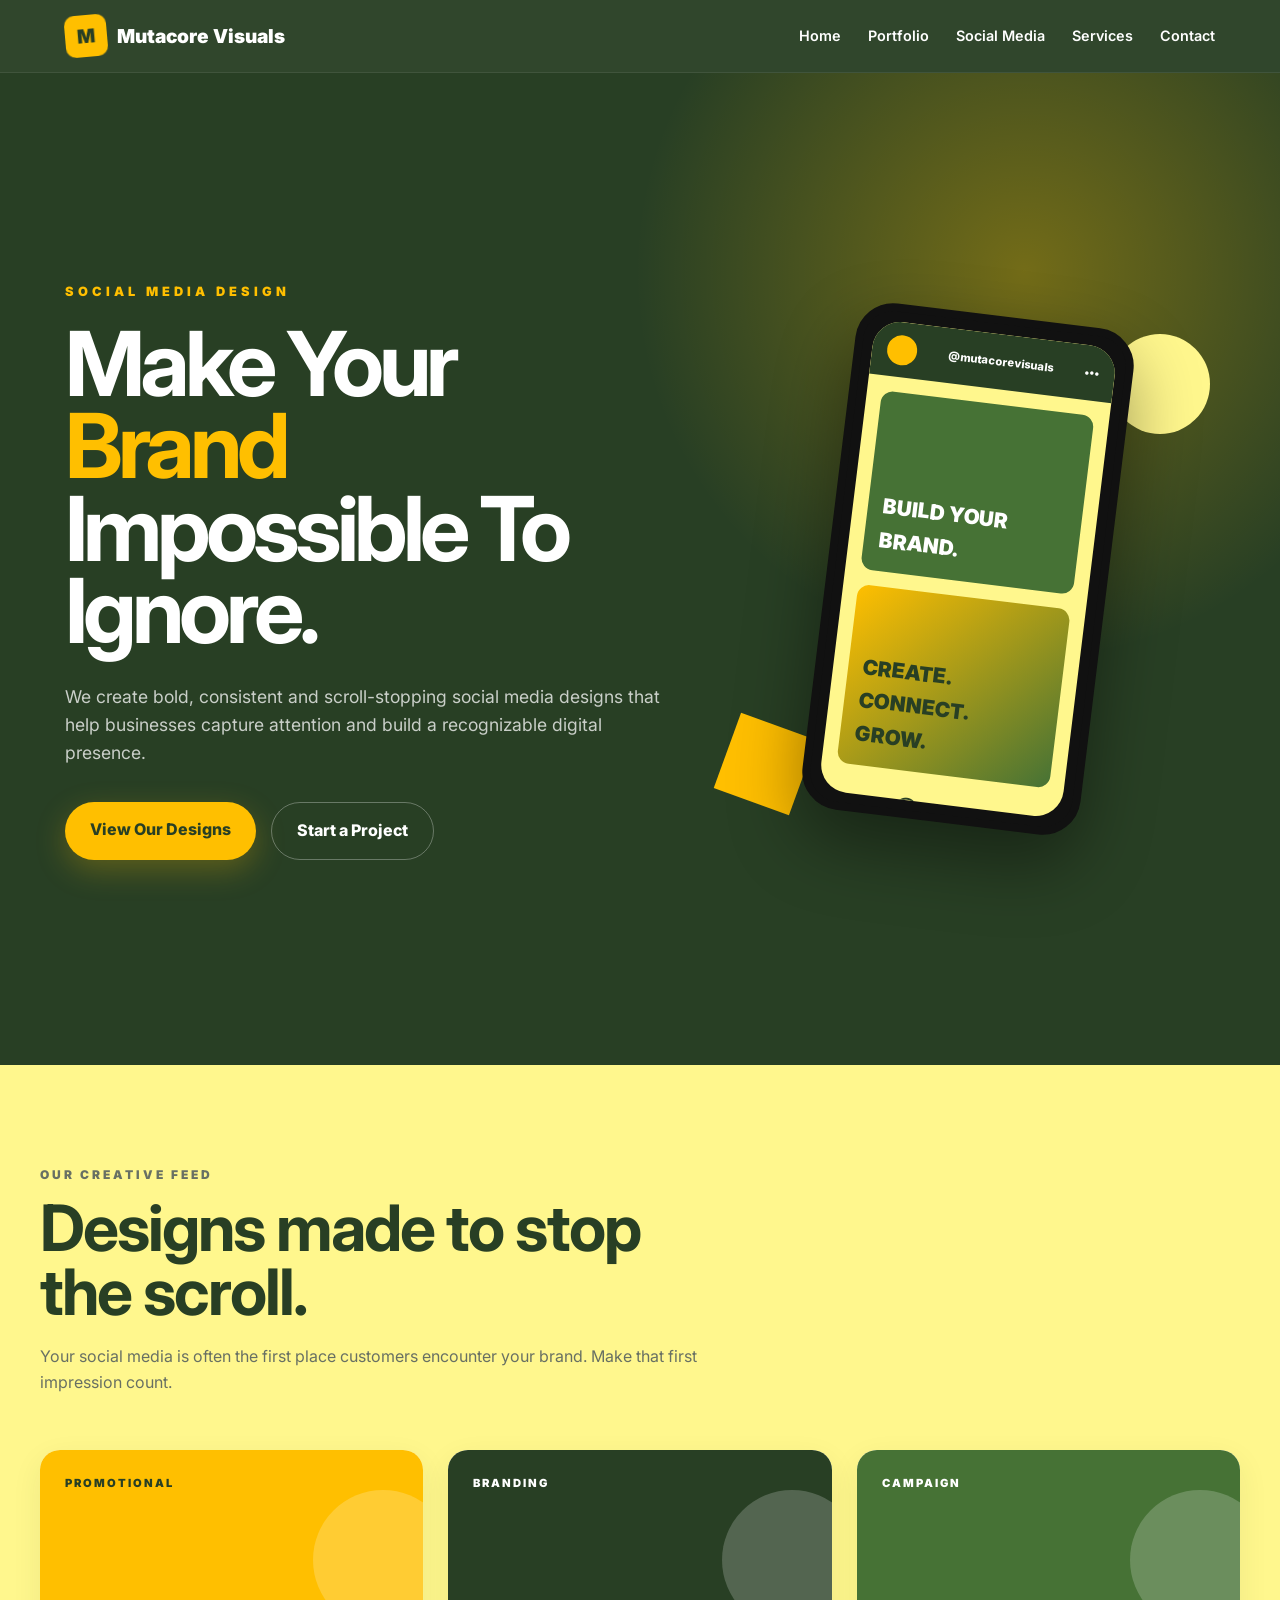
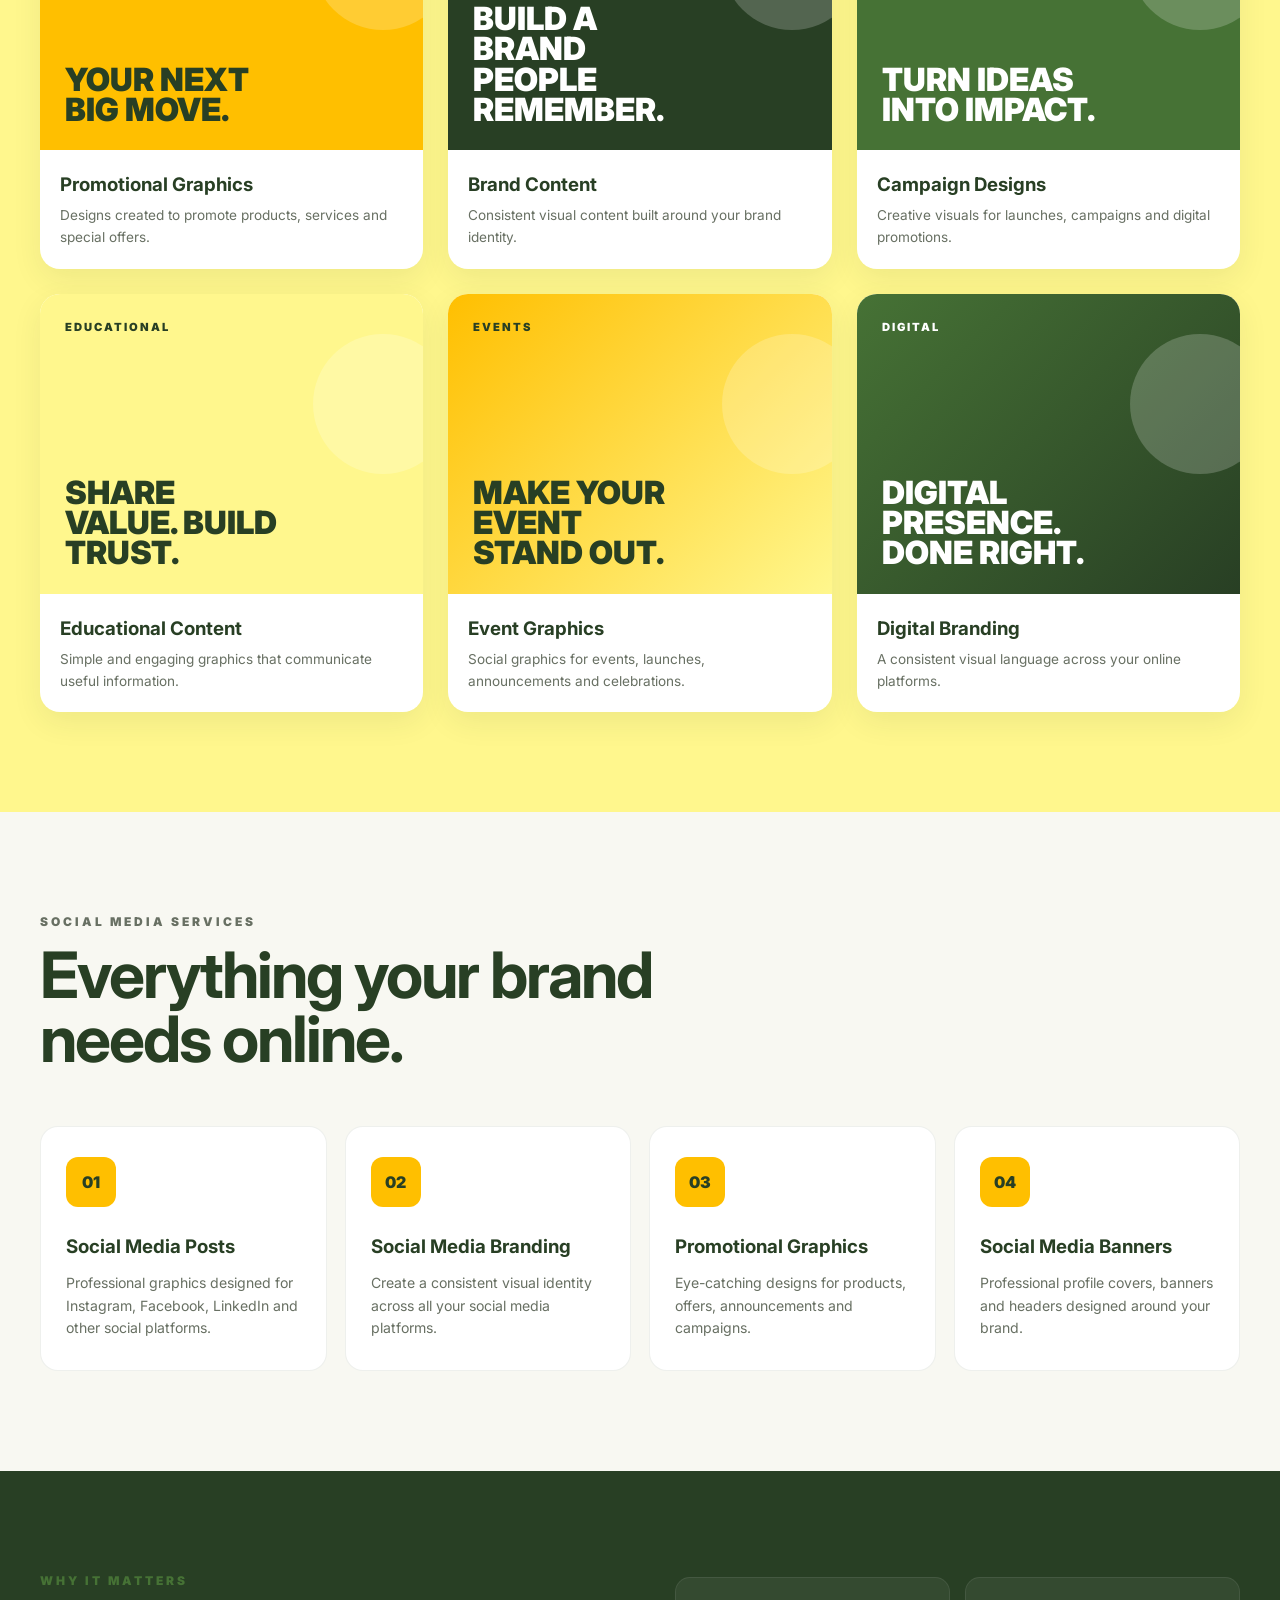
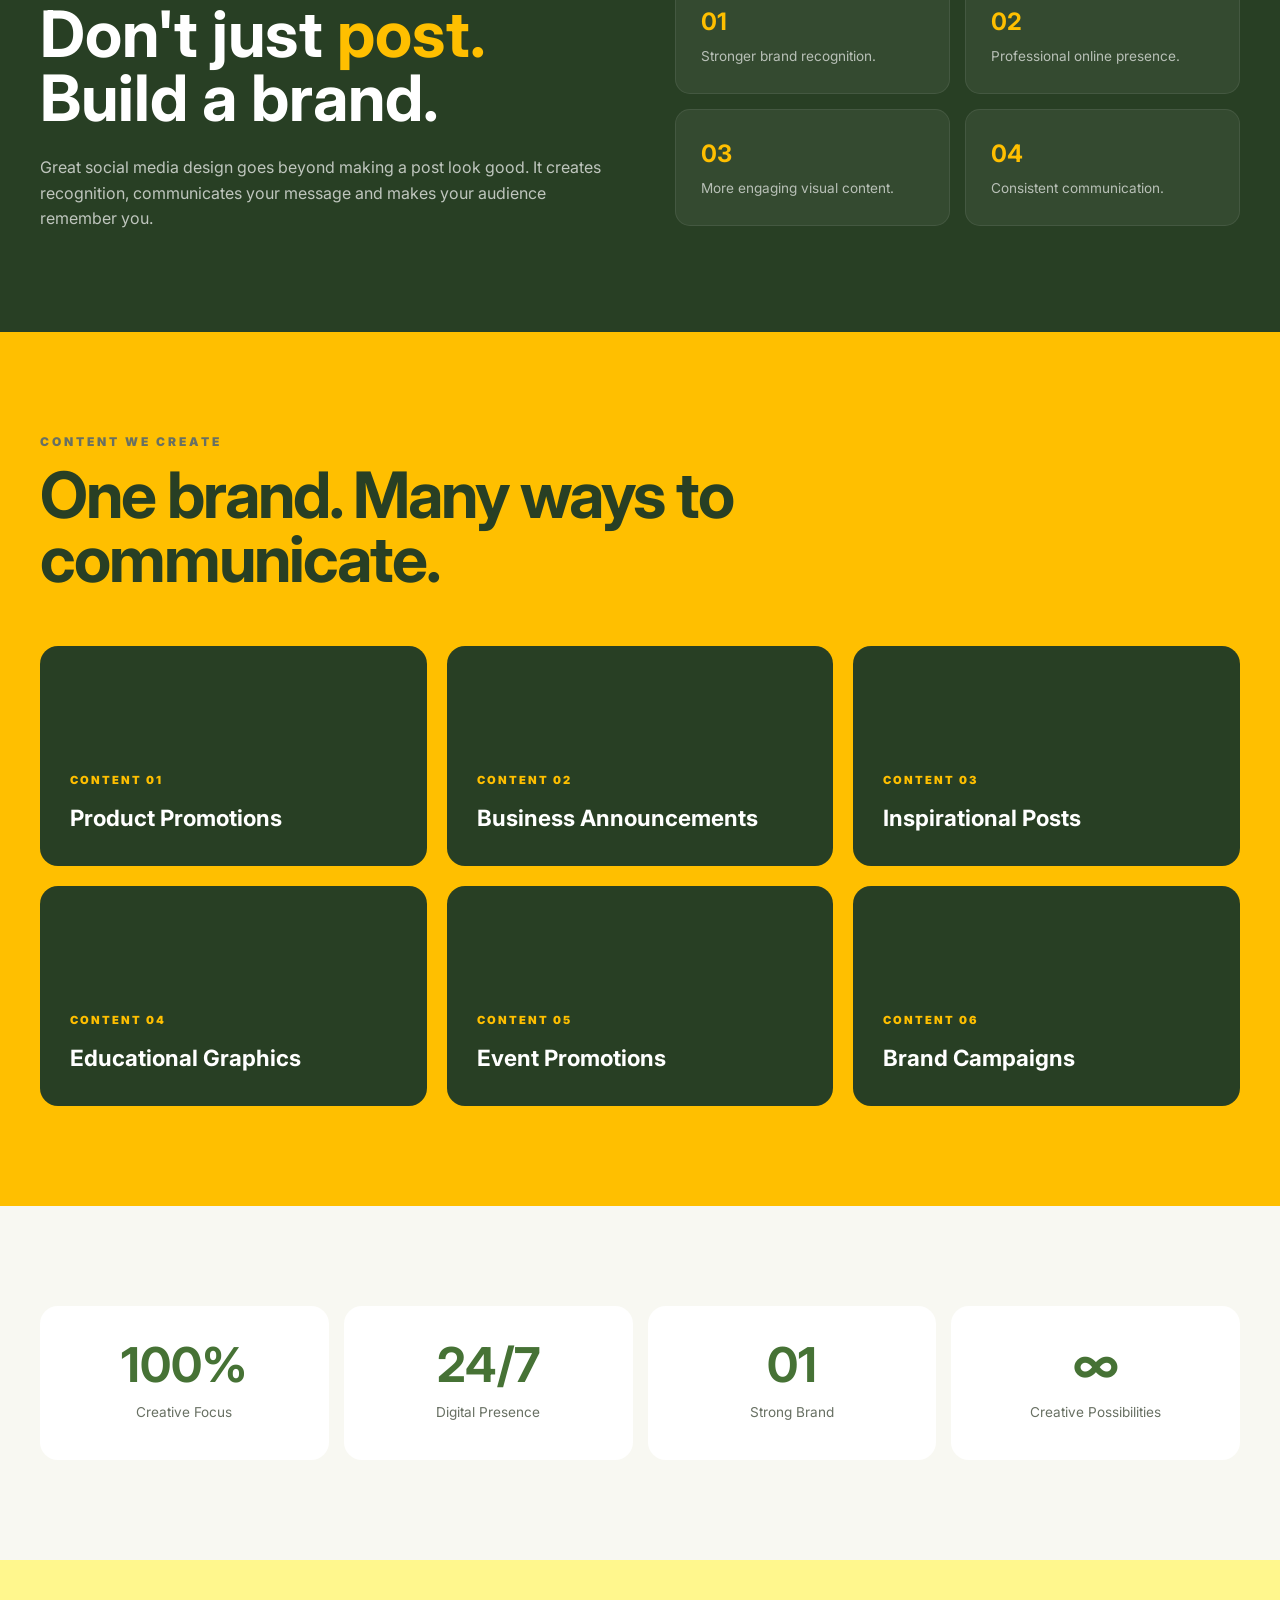
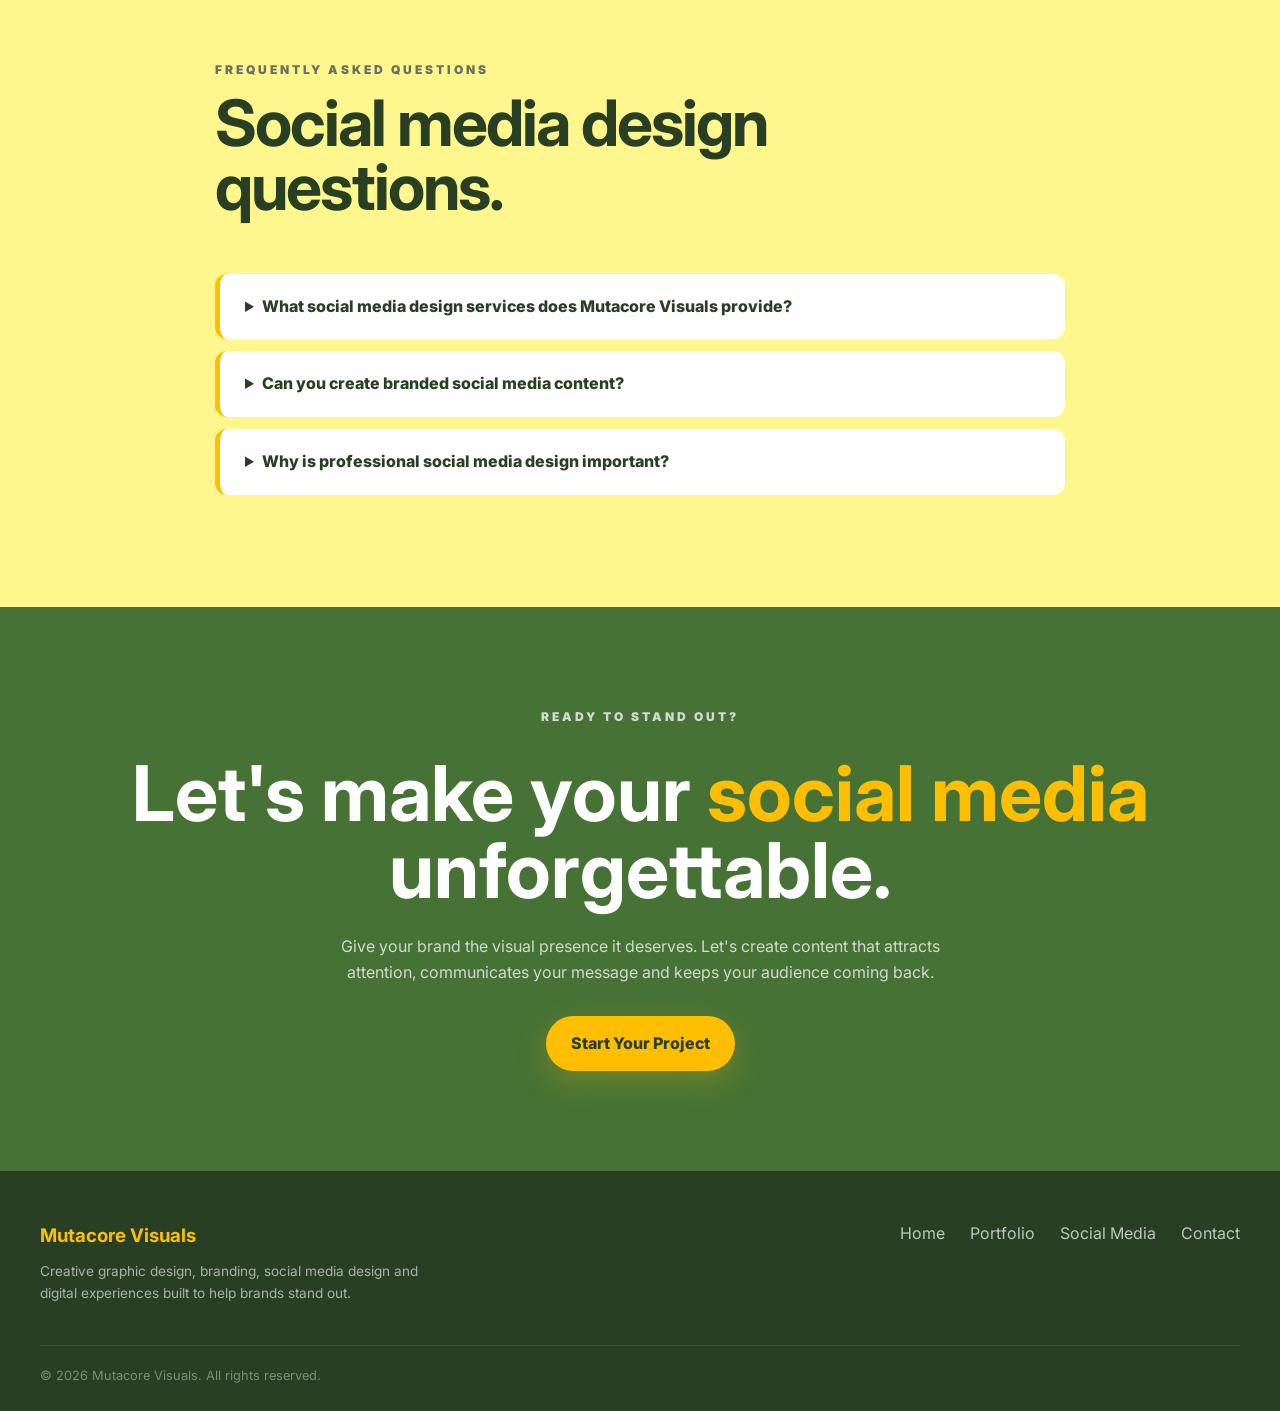
<file: socialmedia.html>
<!DOCTYPE html>
<html lang="en">

<head>

   
         <!-- BASIC SEO -->

    <meta charset="UTF-8">

    <meta name="viewport" content="width=device-width, initial-scale=1.0">

    <title>Social Media Design | Mutacore Visuals</title>

    <meta name="description"
        content="Mutacore Visuals creates eye-catching social media designs, branded content, promotional graphics and digital campaigns that help businesses stand out online.">

    <meta name="keywords"
        content="social media design Kenya, social media graphics, Instagram design, Facebook design, social media branding, Mutacore Visuals, digital marketing graphics">

    <meta name="author" content="Mutacore Visuals">

    <meta name="robots" content="index, follow">

    <meta name="theme-color" content="#283F24">


    <!-- =====================================================
         OPEN GRAPH
    ====================================================== -->

    <meta property="og:title"
        content="Social Media Design | Mutacore Visuals">

    <meta property="og:description"
        content="Eye-catching social media designs that make your brand impossible to ignore.">

    <meta property="og:type" content="website">

    <meta property="og:site_name" content="Mutacore Visuals">


    <!-- Replace with your actual website -->
    <link rel="canonical"
        href="https://www.mutacorevisuals.com/socialmedia.html">


    <!-- =====================================================
         GOOGLE FONT
    ====================================================== -->

    <link rel="preconnect"
        href="https://fonts.googleapis.com">

    <link rel="preconnect"
        href="https://fonts.gstatic.com"
        crossorigin>

    <link
        href="https://fonts.googleapis.com/css2?family=Inter:wght@400;500;600;700;800;900&display=swap"
        rel="stylesheet">


    <!-- =====================================================
         AEO / STRUCTURED DATA
    ====================================================== -->

    <script type="application/ld+json">

    {
        "@context": "https://schema.org",
        "@type": "Service",
        "name": "Social Media Design",
        "provider": {
            "@type": "CreativeAgency",
            "name": "Mutacore Visuals",
            "url": "https://www.mutacorevisuals.com/"
        },
        "description": "Professional social media design services including branded social posts, promotional graphics, campaign designs and social media visual identity.",
        "areaServed": "Kenya"
    }

    </script>


    <!-- =====================================================
         FAQ STRUCTURED DATA
    ====================================================== -->

    <script type="application/ld+json">

    {
        "@context": "https://schema.org",
        "@type": "FAQPage",
        "mainEntity": [

            {
                "@type": "Question",
                "name": "What social media design services does Mutacore Visuals provide?",
                "acceptedAnswer": {
                    "@type": "Answer",
                    "text": "Mutacore Visuals creates social media posts, promotional graphics, campaign designs, Instagram graphics, Facebook graphics, stories, banners and branded digital content."
                }
            },

            {
                "@type": "Question",
                "name": "Can Mutacore Visuals create branded social media content?",
                "acceptedAnswer": {
                    "@type": "Answer",
                    "text": "Yes. Mutacore Visuals can create social media content that follows a consistent brand identity using your logo, colors, typography and visual style."
                }
            },

            {
                "@type": "Question",
                "name": "Why is professional social media design important?",
                "acceptedAnswer": {
                    "@type": "Answer",
                    "text": "Professional social media design helps businesses communicate clearly, create a recognizable visual identity, attract attention and build trust with their audience."
                }
            }

        ]
    }

    </script>


    <!-- =====================================================
         CSS
    ====================================================== -->

    <style>

        /* =====================================================
           COLOR PALETTE FROM YOUR IMAGE
        ====================================================== */

        :root {

            --gold: #FFBF00;

            --cream: #FFF78D;

            --green: #467235;

            --dark-green: #283F24;

            --white: #ffffff;

            --light: #f8f8f2;

            --gray: #687063;

            --shadow:
                0 20px 50px rgba(40, 63, 36, 0.16);

        }


        /* =====================================================
           RESET
        ====================================================== */

        * {

            margin: 0;

            padding: 0;

            box-sizing: border-box;

        }


        html {

            scroll-behavior: smooth;

        }


        body {

            font-family: "Inter", sans-serif;

            background: var(--light);

            color: var(--dark-green);

            line-height: 1.6;

            overflow-x: hidden;

        }


        a {

            text-decoration: none;

            color: inherit;

        }


        /* =====================================================
           NAVBAR
        ====================================================== */

        .navbar {

            position: sticky;

            top: 0;

            z-index: 999;

            background:
                rgba(40, 63, 36, 0.96);

            backdrop-filter: blur(12px);

            border-bottom:
                1px solid rgba(255,255,255,0.08);

        }


        .nav-container {

            max-width: 1200px;

            margin: auto;

            padding: 15px 25px;

            display: flex;

            align-items: center;

            justify-content: space-between;

        }


        .logo {

            display: flex;

            align-items: center;

            gap: 10px;

            color: white;

            font-weight: 900;

            font-size: 1.2rem;

        }


        .logo-box {

            width: 42px;

            height: 42px;

            display: grid;

            place-items: center;

            background: var(--gold);

            color: var(--dark-green);

            border-radius: 10px;

            font-weight: 900;

            transform: rotate(-5deg);

        }


        .nav-links {

            display: flex;

            gap: 27px;

            list-style: none;

        }


        .nav-links a {

            color: white;

            font-size: 0.9rem;

            font-weight: 600;

            transition: 0.3s;

            position: relative;

        }


        .nav-links a:hover {

            color: var(--gold);

        }


        .nav-links a::after {

            content: "";

            position: absolute;

            bottom: -7px;

            left: 0;

            width: 0;

            height: 2px;

            background: var(--gold);

            transition: 0.3s;

        }


        .nav-links a:hover::after {

            width: 100%;

        }


        /* =====================================================
           HERO
        ====================================================== */

        .hero {

            min-height: 88vh;

            background:

                radial-gradient(
                    circle at 80% 20%,
                    rgba(255,191,0,0.35),
                    transparent 30%
                ),

                var(--dark-green);

            color: white;

            position: relative;

            overflow: hidden;

        }


        .hero-container {

            max-width: 1200px;

            min-height: 88vh;

            margin: auto;

            padding: 80px 25px;

            display: grid;

            grid-template-columns:
                1.1fr 0.9fr;

            align-items: center;

            gap: 50px;

        }


        .hero-tag {

            display: inline-block;

            color: var(--gold);

            font-size: 0.8rem;

            font-weight: 900;

            letter-spacing: 4px;

            text-transform: uppercase;

            margin-bottom: 20px;

            animation:
                fadeUp 0.8s ease forwards;

        }


        .hero h1 {

            font-size:
                clamp(3rem, 7vw, 6.5rem);

            line-height: 0.92;

            letter-spacing: -5px;

            margin-bottom: 30px;

            animation:
                fadeUp 0.8s ease 0.15s forwards;

            opacity: 0;

        }


        .hero h1 span {

            color: var(--gold);

        }


        .hero-text {

            max-width: 650px;

            color:
                rgba(255,255,255,0.75);

            font-size: 1.1rem;

            margin-bottom: 35px;

            animation:
                fadeUp 0.8s ease 0.3s forwards;

            opacity: 0;

        }


        .hero-buttons {

            display: flex;

            gap: 15px;

            flex-wrap: wrap;

            animation:
                fadeUp 0.8s ease 0.45s forwards;

            opacity: 0;

        }


        .btn {

            display: inline-block;

            padding: 15px 25px;

            border-radius: 50px;

            font-weight: 800;

            transition: 0.3s;

        }


        .btn-primary {

            background: var(--gold);

            color: var(--dark-green);

            box-shadow:
                0 10px 30px rgba(255,191,0,0.25);

        }


        .btn-primary:hover {

            transform:
                translateY(-5px);

            box-shadow:
                0 15px 35px rgba(255,191,0,0.4);

        }


        .btn-outline {

            border:
                1px solid rgba(255,255,255,0.3);

            color: white;

        }


        .btn-outline:hover {

            background: white;

            color: var(--dark-green);

        }


        /* =====================================================
           SOCIAL MEDIA PHONE MOCKUP
        ====================================================== */

        .phone-area {

            min-height: 500px;

            display: flex;

            justify-content: center;

            align-items: center;

            position: relative;

        }


        .phone {

            width: 280px;

            height: 510px;

            background: #111;

            border:
                8px solid #111;

            border-radius: 38px;

            padding: 10px;

            box-shadow:
                0 30px 70px rgba(0,0,0,0.4);

            transform:
                rotate(7deg);

            animation:
                floating 4s ease-in-out infinite;

            position: relative;

            z-index: 2;

        }


        .phone-screen {

            width: 100%;

            height: 100%;

            border-radius: 28px;

            overflow: hidden;

            background: var(--cream);

        }


        .phone-top {

            height: 55px;

            background: var(--dark-green);

            display: flex;

            align-items: center;

            justify-content: space-between;

            padding: 10px 15px;

            color: white;

            font-size: 0.7rem;

            font-weight: 800;

        }


        .profile-circle {

            width: 30px;

            height: 30px;

            border-radius: 50%;

            background: var(--gold);

        }


        .social-post {

            margin: 15px;

            height: 180px;

            border-radius: 12px;

            background:

                linear-gradient(
                    135deg,
                    var(--gold),
                    var(--green)
                );

            display: flex;

            align-items: flex-end;

            padding: 15px;

            color: var(--dark-green);

            font-size: 1.3rem;

            font-weight: 900;

        }


        .social-post:nth-child(2) {

            background: var(--green);

            color: white;

        }


        .phone-bottom {

            padding: 10px 15px;

            display: flex;

            justify-content: space-between;

            color: var(--dark-green);

            font-weight: 900;

        }


        .floating-shape {

            width: 100px;

            height: 100px;

            border-radius: 50%;

            background: var(--cream);

            position: absolute;

            top: 20px;

            right: 5px;

            animation:
                spin 8s linear infinite;

        }


        .floating-square {

            width: 80px;

            height: 80px;

            background: var(--gold);

            position: absolute;

            bottom: 20px;

            left: 5px;

            transform: rotate(20deg);

            animation:
                pulse 3s ease-in-out infinite;

        }


        /* =====================================================
           INTRO
        ====================================================== */

        section {

            padding: 100px 25px;

        }


        .container {

            max-width: 1200px;

            margin: auto;

        }


        .heading {

            max-width: 700px;

            margin-bottom: 55px;

        }


        .label {

            color: var(--green);

            font-size: 0.75rem;

            font-weight: 900;

            letter-spacing: 3px;

            text-transform: uppercase;

            margin-bottom: 12px;

        }


        .heading h2 {

            font-size:
                clamp(2.3rem, 5vw, 4rem);

            line-height: 1;

            letter-spacing: -2px;

            margin-bottom: 20px;

        }


        .heading p {

            color: var(--gray);

        }


        /* =====================================================
           SOCIAL MEDIA CARDS
        ====================================================== */

        .social-section {

            background: var(--cream);

        }


        .social-grid {

            display: grid;

            grid-template-columns:
                repeat(3, 1fr);

            gap: 25px;

        }


        .post-card {

            background: white;

            border-radius: 20px;

            overflow: hidden;

            box-shadow:
                0 10px 30px rgba(40,63,36,0.08);

            transition: 0.4s;

        }


        .post-card:hover {

            transform:
                translateY(-12px);

            box-shadow:
                var(--shadow);

        }


        .post-image {

            height: 300px;

            padding: 25px;

            display: flex;

            flex-direction: column;

            justify-content: space-between;

            position: relative;

            overflow: hidden;

        }


        .post-image.one {

            background: var(--gold);

        }


        .post-image.two {

            background: var(--dark-green);

            color: white;

        }


        .post-image.three {

            background: var(--green);

            color: white;

        }


        .post-image.four {

            background: var(--cream);

        }


        .post-image.five {

            background:
                linear-gradient(
                    135deg,
                    var(--gold),
                    var(--cream)
                );

        }


        .post-image.six {

            background:
                linear-gradient(
                    135deg,
                    var(--green),
                    var(--dark-green)
                );

            color: white;

        }


        .post-type {

            font-size: 0.7rem;

            font-weight: 900;

            letter-spacing: 2px;

            text-transform: uppercase;

        }


        .post-title {

            font-size: 2rem;

            line-height: 0.95;

            font-weight: 900;

            max-width: 220px;

        }


        .post-circle {

            position: absolute;

            width: 140px;

            height: 140px;

            border-radius: 50%;

            background:
                rgba(255,255,255,0.2);

            right: -30px;

            top: 40px;

        }


        .post-info {

            padding: 20px;

        }


        .post-info h3 {

            margin-bottom: 5px;

        }


        .post-info p {

            color: var(--gray);

            font-size: 0.85rem;

        }


        /* =====================================================
           SERVICES
        ====================================================== */

        .services {

            background: var(--light);

        }


        .service-grid {

            display: grid;

            grid-template-columns:
                repeat(4, 1fr);

            gap: 18px;

        }


        .service {

            background: white;

            padding: 30px 25px;

            border-radius: 18px;

            transition: 0.4s;

            border:
                1px solid rgba(40,63,36,0.08);

        }


        .service:hover {

            background:
                var(--dark-green);

            color: white;

            transform:
                translateY(-8px);

        }


        .service-number {

            width: 50px;

            height: 50px;

            display: grid;

            place-items: center;

            background: var(--gold);

            color: var(--dark-green);

            border-radius: 12px;

            font-weight: 900;

            margin-bottom: 25px;

        }


        .service h3 {

            margin-bottom: 10px;

        }


        .service p {

            color: var(--gray);

            font-size: 0.88rem;

        }


        .service:hover p {

            color:
                rgba(255,255,255,0.7);

        }


        /* =====================================================
           WHY SOCIAL MEDIA DESIGN
        ====================================================== */

        .why {

            background: var(--dark-green);

            color: white;

        }


        .why-grid {

            display: grid;

            grid-template-columns:
                1fr 1fr;

            gap: 70px;

            align-items: center;

        }


        .why h2 {

            font-size:
                clamp(2.5rem, 5vw, 4.5rem);

            line-height: 1;

            margin-bottom: 25px;

        }


        .why h2 span {

            color: var(--gold);

        }


        .why-text {

            color:
                rgba(255,255,255,0.7);

        }


        .benefits {

            display: grid;

            grid-template-columns:
                1fr 1fr;

            gap: 15px;

        }


        .benefit {

            background:
                rgba(255,255,255,0.06);

            border:
                1px solid rgba(255,255,255,0.08);

            padding: 25px;

            border-radius: 15px;

            transition: 0.3s;

        }


        .benefit:hover {

            background: var(--green);

            transform:
                translateY(-5px);

        }


        .benefit strong {

            display: block;

            color: var(--gold);

            font-size: 1.5rem;

            margin-bottom: 5px;

        }


        .benefit p {

            color:
                rgba(255,255,255,0.65);

            font-size: 0.85rem;

        }


        /* =====================================================
           CONTENT TYPES
        ====================================================== */

        .content-section {

            background: var(--gold);

        }


        .content-grid {

            display: grid;

            grid-template-columns:
                repeat(3, 1fr);

            gap: 20px;

        }


        .content-item {

            min-height: 220px;

            padding: 30px;

            background: var(--dark-green);

            color: white;

            border-radius: 18px;

            display: flex;

            flex-direction: column;

            justify-content: flex-end;

            transition: 0.4s;

        }


        .content-item:hover {

            transform:
                translateY(-10px)
                rotate(-1deg);

            background: var(--green);

        }


        .content-item span {

            color: var(--gold);

            font-size: 0.7rem;

            font-weight: 900;

            letter-spacing: 2px;

            margin-bottom: 10px;

        }


        .content-item h3 {

            font-size: 1.4rem;

        }


        /* =====================================================
           STATS
        ====================================================== */

        .stats {

            background: var(--light);

        }


        .stats-grid {

            display: grid;

            grid-template-columns:
                repeat(4, 1fr);

            gap: 15px;

        }


        .stat {

            text-align: center;

            padding: 35px 20px;

            background: white;

            border-radius: 18px;

        }


        .stat strong {

            display: block;

            color: var(--green);

            font-size: 3rem;

            line-height: 1;

            margin-bottom: 10px;

        }


        .stat span {

            color: var(--gray);

            font-size: 0.85rem;

        }


        /* =====================================================
           FAQ
        ====================================================== */

        .faq {

            background: var(--cream);

        }


        .faq-container {

            max-width: 850px;

            margin: auto;

        }


        details {

            background: white;

            margin-bottom: 12px;

            padding: 20px 25px;

            border-radius: 12px;

            border-left:
                5px solid var(--gold);

        }


        summary {

            cursor: pointer;

            font-weight: 800;

        }


        details p {

            margin-top: 15px;

            color: var(--gray);

        }


        /* =====================================================
           CTA
        ====================================================== */

        .cta {

            background: var(--green);

            color: white;

            text-align: center;

        }


        .cta h2 {

            font-size:
                clamp(2.5rem, 6vw, 5rem);

            line-height: 1;

            margin-bottom: 25px;

        }


        .cta h2 span {

            color: var(--gold);

        }


        .cta p {

            max-width: 650px;

            margin:
                0 auto 30px;

            color:
                rgba(255,255,255,0.75);

        }


        /* =====================================================
           FOOTER
        ====================================================== */

        footer {

            background: var(--dark-green);

            color: white;

            padding: 50px 25px 25px;

        }


        .footer-container {

            max-width: 1200px;

            margin: auto;

            display: flex;

            justify-content: space-between;

            gap: 30px;

            flex-wrap: wrap;

        }


        .footer-brand h3 {

            color: var(--gold);

            margin-bottom: 10px;

        }


        .footer-brand p {

            max-width: 400px;

            color:
                rgba(255,255,255,0.6);

            font-size: 0.85rem;

        }


        .footer-links {

            display: flex;

            gap: 25px;

            list-style: none;

        }


        .footer-links a {

            color:
                rgba(255,255,255,0.7);

        }


        .footer-links a:hover {

            color: var(--gold);

        }


        .copyright {

            max-width: 1200px;

            margin: 40px auto 0;

            padding-top: 20px;

            border-top:
                1px solid rgba(255,255,255,0.1);

            color:
                rgba(255,255,255,0.4);

            font-size: 0.8rem;

        }


        /* =====================================================
           ANIMATIONS
        ====================================================== */

        @keyframes fadeUp {

            from {

                opacity: 0;

                transform:
                    translateY(30px);

            }

            to {

                opacity: 1;

                transform:
                    translateY(0);

            }

        }


        @keyframes floating {

            0%, 100% {

                transform:
                    translateY(0)
                    rotate(7deg);

            }

            50% {

                transform:
                    translateY(-20px)
                    rotate(4deg);

            }

        }


        @keyframes spin {

            from {

                transform:
                    rotate(0deg);

            }

            to {

                transform:
                    rotate(360deg);

            }

        }


        @keyframes pulse {

            0%, 100% {

                transform:
                    scale(1)
                    rotate(20deg);

            }

            50% {

                transform:
                    scale(1.15)
                    rotate(30deg);

            }

        }


        /* =====================================================
           TABLET
        ====================================================== */

        @media (max-width: 900px) {

            .hero-container {

                grid-template-columns: 1fr;

            }


            .social-grid {

                grid-template-columns:
                    repeat(2, 1fr);

            }


            .service-grid {

                grid-template-columns:
                    repeat(2, 1fr);

            }


            .why-grid {

                grid-template-columns: 1fr;

            }


            .content-grid {

                grid-template-columns:
                    repeat(2, 1fr);

            }


            .stats-grid {

                grid-template-columns:
                    repeat(2, 1fr);

            }

        }


        /* =====================================================
           MOBILE
        ====================================================== */

        @media (max-width: 650px) {

            .nav-links {

                display: none;

            }


            .hero-container {

                padding:
                    70px 20px;

            }


            .hero h1 {

                letter-spacing: -3px;

            }


            .phone {

                width: 230px;

                height: 420px;

            }


            .social-grid,

            .service-grid,

            .content-grid,

            .stats-grid {

                grid-template-columns: 1fr;

            }


            .benefits {

                grid-template-columns: 1fr;

            }


            section {

                padding:
                    75px 20px;

            }


            .footer-container {

                flex-direction:
                    column;

            }

        }


        /* =====================================================
           REDUCED MOTION ACCESSIBILITY
        ====================================================== */

        @media (prefers-reduced-motion: reduce) {

            * {

                animation-duration:
                    0.01ms ;

                animation-iteration-count:
                    1 ;

                scroll-behavior:
                    auto ;

                transition-duration:
                    0.01ms ;

            }

        }

    </style>

</head>


<body>


    <!-- =====================================================
         NAVIGATION
    ====================================================== -->

    <header class="navbar">

        <nav
            class="nav-container"
            aria-label="Main navigation">

            <a href="index.html"
               class="logo">

                <span class="logo-box">
                    M
                    
                </span>

                <span>
                    Mutacore Visuals
                </span>

            </a>


            <ul class="nav-links">

                <li>
                    <a href="index.html">
                        Home
                    </a>
                </li>

                <li>
                    <a href="portfolio.html">
                        Portfolio
                    </a>
                </li>

                <li>
                    <a href="socialmedia.html">
                        Social Media
                    </a>
                </li>

                <li>
                    <a href="aboutus.html">
                        Services
                    </a>
                </li>

                <li>
                    <a href="contactus.html">
                        Contact
                    </a>
                </li>

            </ul>

        </nav>

    </header>


    <main>


        <!-- =====================================================
             HERO
        ====================================================== -->

        <section class="hero">

            <div class="hero-container">


                <div>

                    <p class="hero-tag">
                        Social Media Design
                    </p>


                    <h1>

                        Make Your
                        <span>
                            Brand
                        </span>
                        Impossible To Ignore.

                    </h1>


                    <p class="hero-text">

                        We create bold, consistent and scroll-stopping
                        social media designs that help businesses
                        capture attention and build a recognizable
                        digital presence.

                    </p>


                    <div class="hero-buttons">

                        <a
                            href="portfolio.html"
                            class="btn btn-primary">

                            View Our Designs

                        </a>


                        <a
                            href="contactus.html"
                            class="btn btn-outline">

                            Start a Project

                        </a>

                    </div>

                </div>


                <!-- PHONE MOCKUP -->

                <div class="phone-area">


                    <div class="floating-shape"></div>

                    <div class="floating-square"></div>


                    <div class="phone">

                        <div class="phone-screen">


                            <div class="phone-top">

                                <div class="profile-circle"></div>

                                <span>
                                    @mutacorevisuals
                                </span>

                                <span>
                                    •••
                                </span>

                            </div>


                            <div class="social-post">

                                BUILD
                                YOUR
                                BRAND.

                            </div>


                            <div class="social-post">

                                CREATE.
                                CONNECT.
                                GROW.

                            </div>


                            <div class="phone-bottom">

                                <span>
                                    ♡
                                </span>

                                <span>
                                    ◯
                                </span>

                                <span>
                                    ☆
                                </span>

                                <span>
                                    ◇
                                </span>

                            </div>

                        </div>

                    </div>

                </div>

            </div>

        </section>


        <!-- =====================================================
             SOCIAL MEDIA PORTFOLIO
        ====================================================== -->

        <section
            class="social-section"
            id="work">

            <div class="container">


                <div class="heading">

                    <p class="label">
                        Our Creative Feed
                    </p>

                    <h2>
                        Designs made to stop the scroll.
                    </h2>

                    <p>
                        Your social media is often the first place
                        customers encounter your brand. Make that
                        first impression count.
                    </p>

                </div>


                <div class="social-grid">


                    <article class="post-card">

                        <div class="post-image one">

                            <span class="post-type">
                                Promotional
                            </span>

                            <div class="post-title">
                                YOUR
                                NEXT
                                BIG
                                MOVE.
                            </div>

                            <div class="post-circle"></div>

                        </div>


                        <div class="post-info">

                            <h3>
                                Promotional Graphics
                            </h3>

                            <p>
                                Designs created to promote products,
                                services and special offers.
                            </p>

                        </div>

                    </article>


                    <article class="post-card">

                        <div class="post-image two">

                            <span class="post-type">
                                Branding
                            </span>

                            <div class="post-title">
                                BUILD
                                A BRAND
                                PEOPLE
                                REMEMBER.
                            </div>

                            <div class="post-circle"></div>

                        </div>


                        <div class="post-info">

                            <h3>
                                Brand Content
                            </h3>

                            <p>
                                Consistent visual content built around
                                your brand identity.
                            </p>

                        </div>

                    </article>


                    <article class="post-card">

                        <div class="post-image three">

                            <span class="post-type">
                                Campaign
                            </span>

                            <div class="post-title">
                                TURN
                                IDEAS
                                INTO
                                IMPACT.
                            </div>

                            <div class="post-circle"></div>

                        </div>


                        <div class="post-info">

                            <h3>
                                Campaign Designs
                            </h3>

                            <p>
                                Creative visuals for launches,
                                campaigns and digital promotions.
                            </p>

                        </div>

                    </article>


                    <article class="post-card">

                        <div class="post-image four">

                            <span class="post-type">
                                Educational
                            </span>

                            <div class="post-title">
                                SHARE
                                VALUE.
                                BUILD
                                TRUST.
                            </div>

                            <div class="post-circle"></div>

                        </div>


                        <div class="post-info">

                            <h3>
                                Educational Content
                            </h3>

                            <p>
                                Simple and engaging graphics that
                                communicate useful information.
                            </p>

                        </div>

                    </article>


                    <article class="post-card">

                        <div class="post-image five">

                            <span class="post-type">
                                Events
                            </span>

                            <div class="post-title">
                                MAKE
                                YOUR
                                EVENT
                                STAND OUT.
                            </div>

                            <div class="post-circle"></div>

                        </div>


                        <div class="post-info">

                            <h3>
                                Event Graphics
                            </h3>

                            <p>
                                Social graphics for events, launches,
                                announcements and celebrations.
                            </p>

                        </div>

                    </article>


                    <article class="post-card">

                        <div class="post-image six">

                            <span class="post-type">
                                Digital
                            </span>

                            <div class="post-title">
                                DIGITAL
                                PRESENCE.
                                DONE
                                RIGHT.
                            </div>

                            <div class="post-circle"></div>

                        </div>


                        <div class="post-info">

                            <h3>
                                Digital Branding
                            </h3>

                            <p>
                                A consistent visual language across
                                your online platforms.
                            </p>

                        </div>

                    </article>


                </div>

            </div>

        </section>


        <!-- =====================================================
             SERVICES
        ====================================================== -->

        <section
            class="services"
            id="services">

            <div class="container">


                <div class="heading">

                    <p class="label">
                        Social Media Services
                    </p>

                    <h2>
                        Everything your brand needs online.
                    </h2>

                </div>


                <div class="service-grid">


                    <article class="service">

                        <div class="service-number">
                            01
                        </div>

                        <h3>
                            Social Media Posts
                        </h3>

                        <p>
                            Professional graphics designed for
                            Instagram, Facebook, LinkedIn and
                            other social platforms.
                        </p>

                    </article>


                    <article class="service">

                        <div class="service-number">
                            02
                        </div>

                        <h3>
                            Social Media Branding
                        </h3>

                        <p>
                            Create a consistent visual identity
                            across all your social media platforms.
                        </p>

                    </article>


                    <article class="service">

                        <div class="service-number">
                            03
                        </div>

                        <h3>
                            Promotional Graphics
                        </h3>

                        <p>
                            Eye-catching designs for products,
                            offers, announcements and campaigns.
                        </p>

                    </article>


                    <article class="service">

                        <div class="service-number">
                            04
                        </div>

                        <h3>
                            Social Media Banners
                        </h3>

                        <p>
                            Professional profile covers, banners
                            and headers designed around your brand.
                        </p>

                    </article>


                </div>

            </div>

        </section>


        <!-- =====================================================
             WHY SOCIAL MEDIA DESIGN
        ====================================================== -->

        <section class="why">

            <div class="container why-grid">


                <div>

                    <p class="label">
                        Why It Matters
                    </p>


                    <h2>

                        Don't just
                        <span>
                            post.
                        </span>

                        Build a brand.

                    </h2>


                    <p class="why-text">

                        Great social media design goes beyond making
                        a post look good. It creates recognition,
                        communicates your message and makes your
                        audience remember you.

                    </p>

                </div>


                <div class="benefits">


                    <div class="benefit">

                        <strong>
                            01
                        </strong>

                        <p>
                            Stronger brand recognition.
                        </p>

                    </div>


                    <div class="benefit">

                        <strong>
                            02
                        </strong>

                        <p>
                            Professional online presence.
                        </p>

                    </div>


                    <div class="benefit">

                        <strong>
                            03
                        </strong>

                        <p>
                            More engaging visual content.
                        </p>

                    </div>


                    <div class="benefit">

                        <strong>
                            04
                        </strong>

                        <p>
                            Consistent communication.
                        </p>

                    </div>


                </div>

            </div>

        </section>


        <!-- =====================================================
             CONTENT TYPES
        ====================================================== -->

        <section class="content-section">

            <div class="container">


                <div class="heading">

                    <p class="label">
                        Content We Create
                    </p>

                    <h2>
                        One brand. Many ways to communicate.
                    </h2>

                </div>


                <div class="content-grid">


                    <article class="content-item">

                        <span>
                            CONTENT 01
                        </span>

                        <h3>
                            Product Promotions
                        </h3>

                    </article>


                    <article class="content-item">

                        <span>
                            CONTENT 02
                        </span>

                        <h3>
                            Business Announcements
                        </h3>

                    </article>


                    <article class="content-item">

                        <span>
                            CONTENT 03
                        </span>

                        <h3>
                            Inspirational Posts
                        </h3>

                    </article>


                    <article class="content-item">

                        <span>
                            CONTENT 04
                        </span>

                        <h3>
                            Educational Graphics
                        </h3>

                    </article>


                    <article class="content-item">

                        <span>
                            CONTENT 05
                        </span>

                        <h3>
                            Event Promotions
                        </h3>

                    </article>


                    <article class="content-item">

                        <span>
                            CONTENT 06
                        </span>

                        <h3>
                            Brand Campaigns
                        </h3>

                    </article>


                </div>

            </div>

        </section>


        <!-- =====================================================
             STATS
        ====================================================== -->

        <section class="stats">

            <div class="container">


                <div class="stats-grid">


                    <div class="stat">

                        <strong>
                            100%
                        </strong>

                        <span>
                            Creative Focus
                        </span>

                    </div>


                    <div class="stat">

                        <strong>
                            24/7
                        </strong>

                        <span>
                            Digital Presence
                        </span>

                    </div>


                    <div class="stat">

                        <strong>
                            01
                        </strong>

                        <span>
                            Strong Brand
                        </span>

                    </div>


                    <div class="stat">

                        <strong>
                            ∞
                        </strong>

                        <span>
                            Creative Possibilities
                        </span>

                    </div>


                </div>

            </div>

        </section>


        <!-- =====================================================
             FAQ / AEO
        ====================================================== -->

        <section class="faq">

            <div class="faq-container">


                <div class="heading">

                    <p class="label">
                        Frequently Asked Questions
                    </p>

                    <h2>
                        Social media design questions.
                    </h2>

                </div>


                <details>

                    <summary>
                        What social media design services does
                        Mutacore Visuals provide?
                    </summary>

                    <p>
                        Mutacore Visuals creates social media posts,
                        promotional graphics, campaign designs,
                        Instagram graphics, Facebook graphics,
                        stories, banners and branded digital content.
                    </p>

                </details>


                <details>

                    <summary>
                        Can you create branded social media content?
                    </summary>

                    <p>
                        Yes. We create social media content using
                        your brand colors, logo, typography and
                        visual identity to create a consistent
                        online presence.
                    </p>

                </details>


                <details>

                    <summary>
                        Why is professional social media design important?
                    </summary>

                    <p>
                        Professional social media design helps
                        businesses communicate clearly, attract
                        attention, build trust and create a visual
                        identity that customers can recognize.
                    </p>

                </details>


            </div>

        </section>


        <!-- =====================================================
             CTA
        ====================================================== -->

        <section
            class="cta"
            id="contact">

            <div class="container">


                <p class="label">
                    Ready To Stand Out?
                </p>


                <h2>

                    Let's make your
                    <span>
                        social media
                    </span>
                    unforgettable.

                </h2>


                <p>

                    Give your brand the visual presence it deserves.
                    Let's create content that attracts attention,
                    communicates your message and keeps your audience
                    coming back.

                </p>


                <a
                    href="mailto:mutacorevisuals@gmail.com"
                    class="btn btn-primary">

                    Start Your Project

                </a>

            </div>

        </section>

    </main>


    <!-- =====================================================
         FOOTER
    ====================================================== -->

    <footer>

        <div class="footer-container">


            <div class="footer-brand">

                <h3>
                    Mutacore Visuals
                </h3>

                <p>

                    Creative graphic design, branding,
                    social media design and digital experiences
                    built to help brands stand out.

                </p>

            </div>


            <ul class="footer-links">

                <li>
                    <a href="index.html">
                        Home
                    </a>
                </li>

                <li>
                    <a href="portfolio.html">
                        Portfolio
                    </a>
                </li>

                <li>
                    <a href="socialmedia.html">
                        Social Media
                    </a>
                </li>

                <li>
                    <a href="#contact">
                        Contact
                    </a>
                </li>

            </ul>

        </div>


        <div class="copyright">

            © 2026 Mutacore Visuals.
            All rights reserved.

        </div>

    </footer>


</body>

</html>
</file>
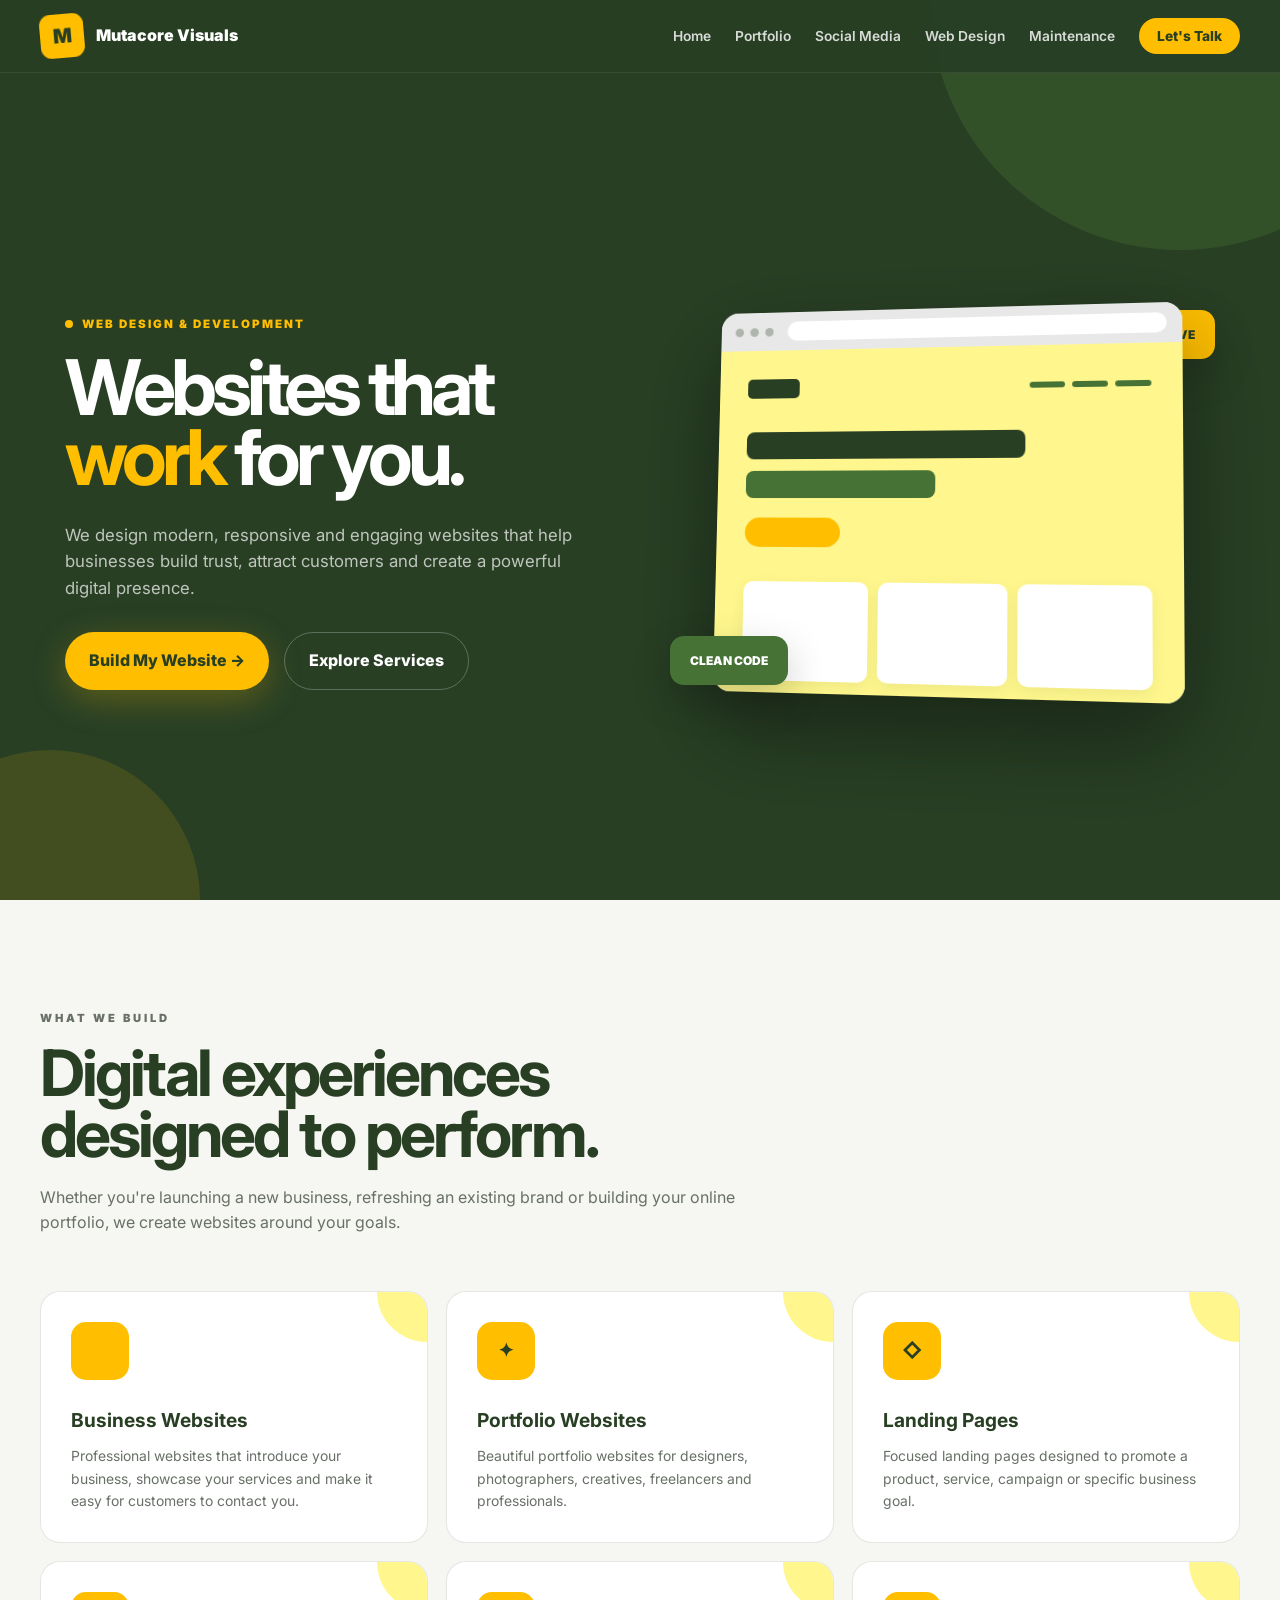
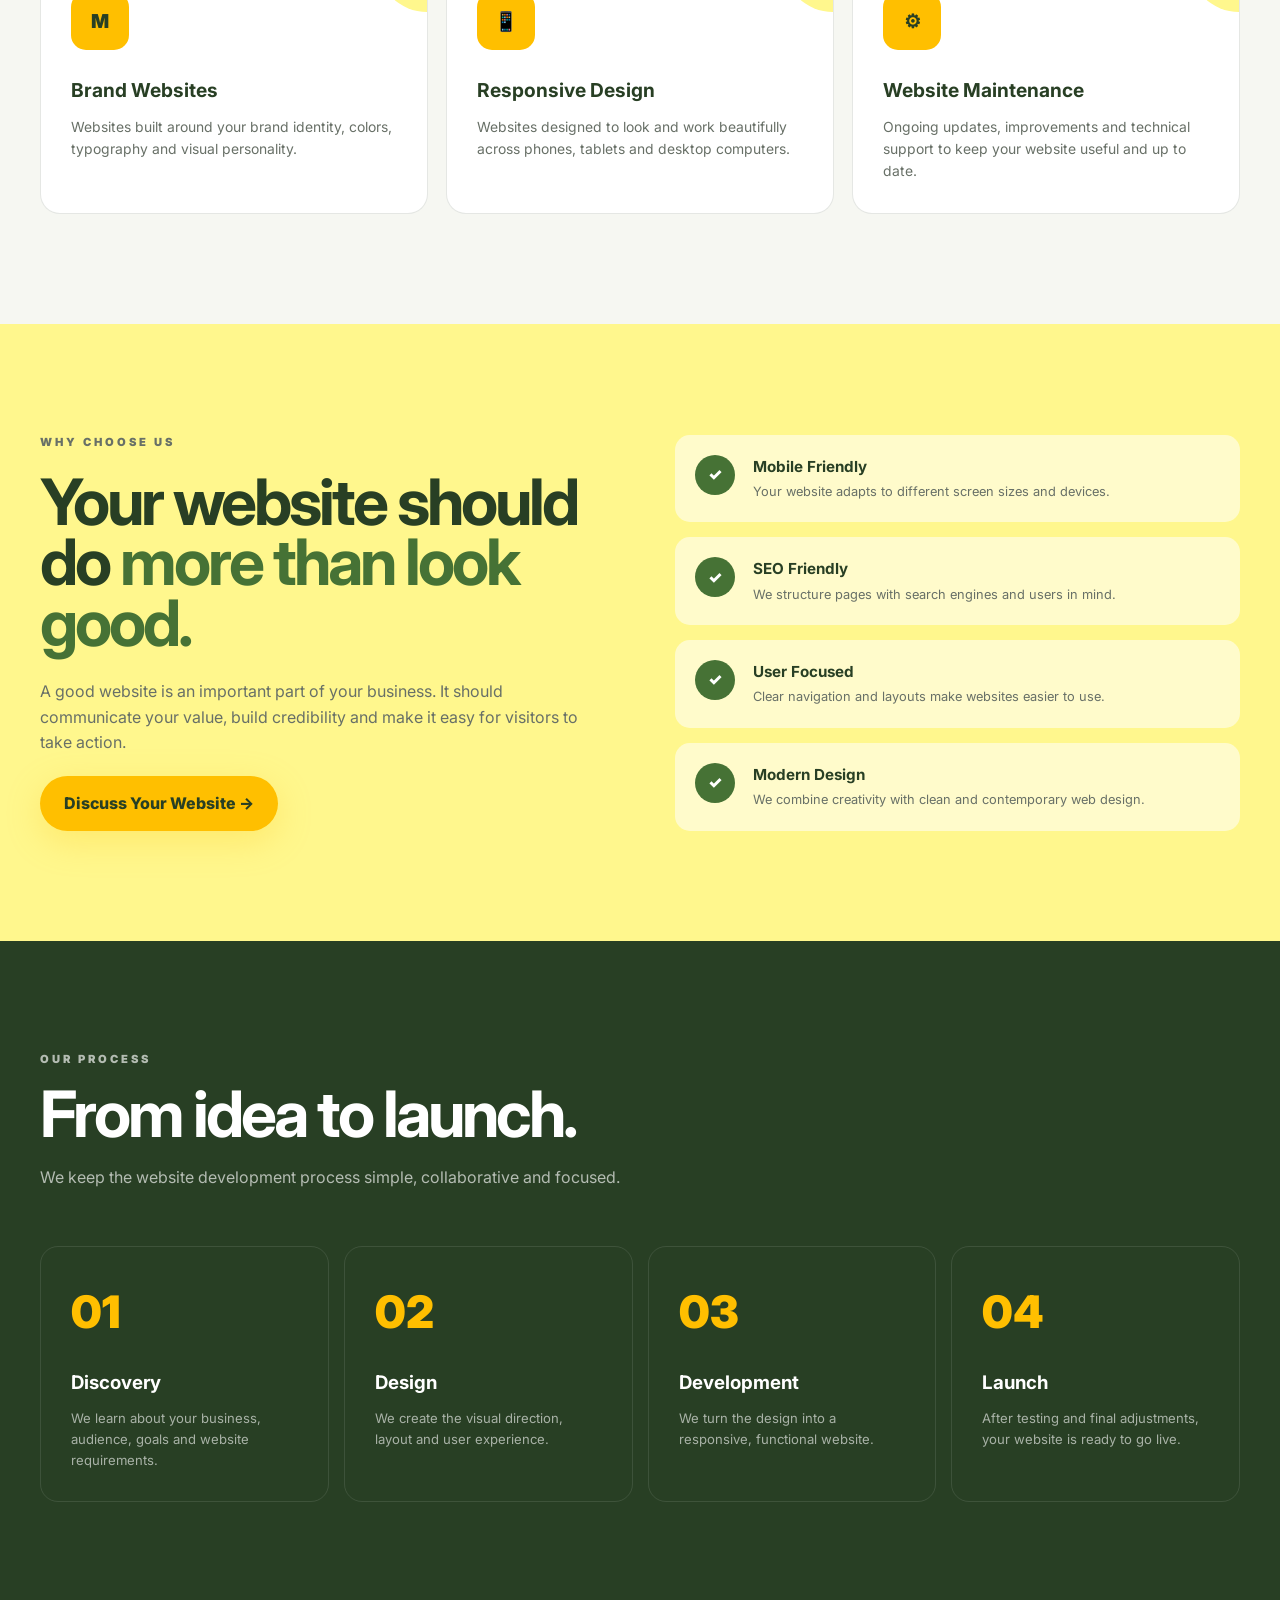
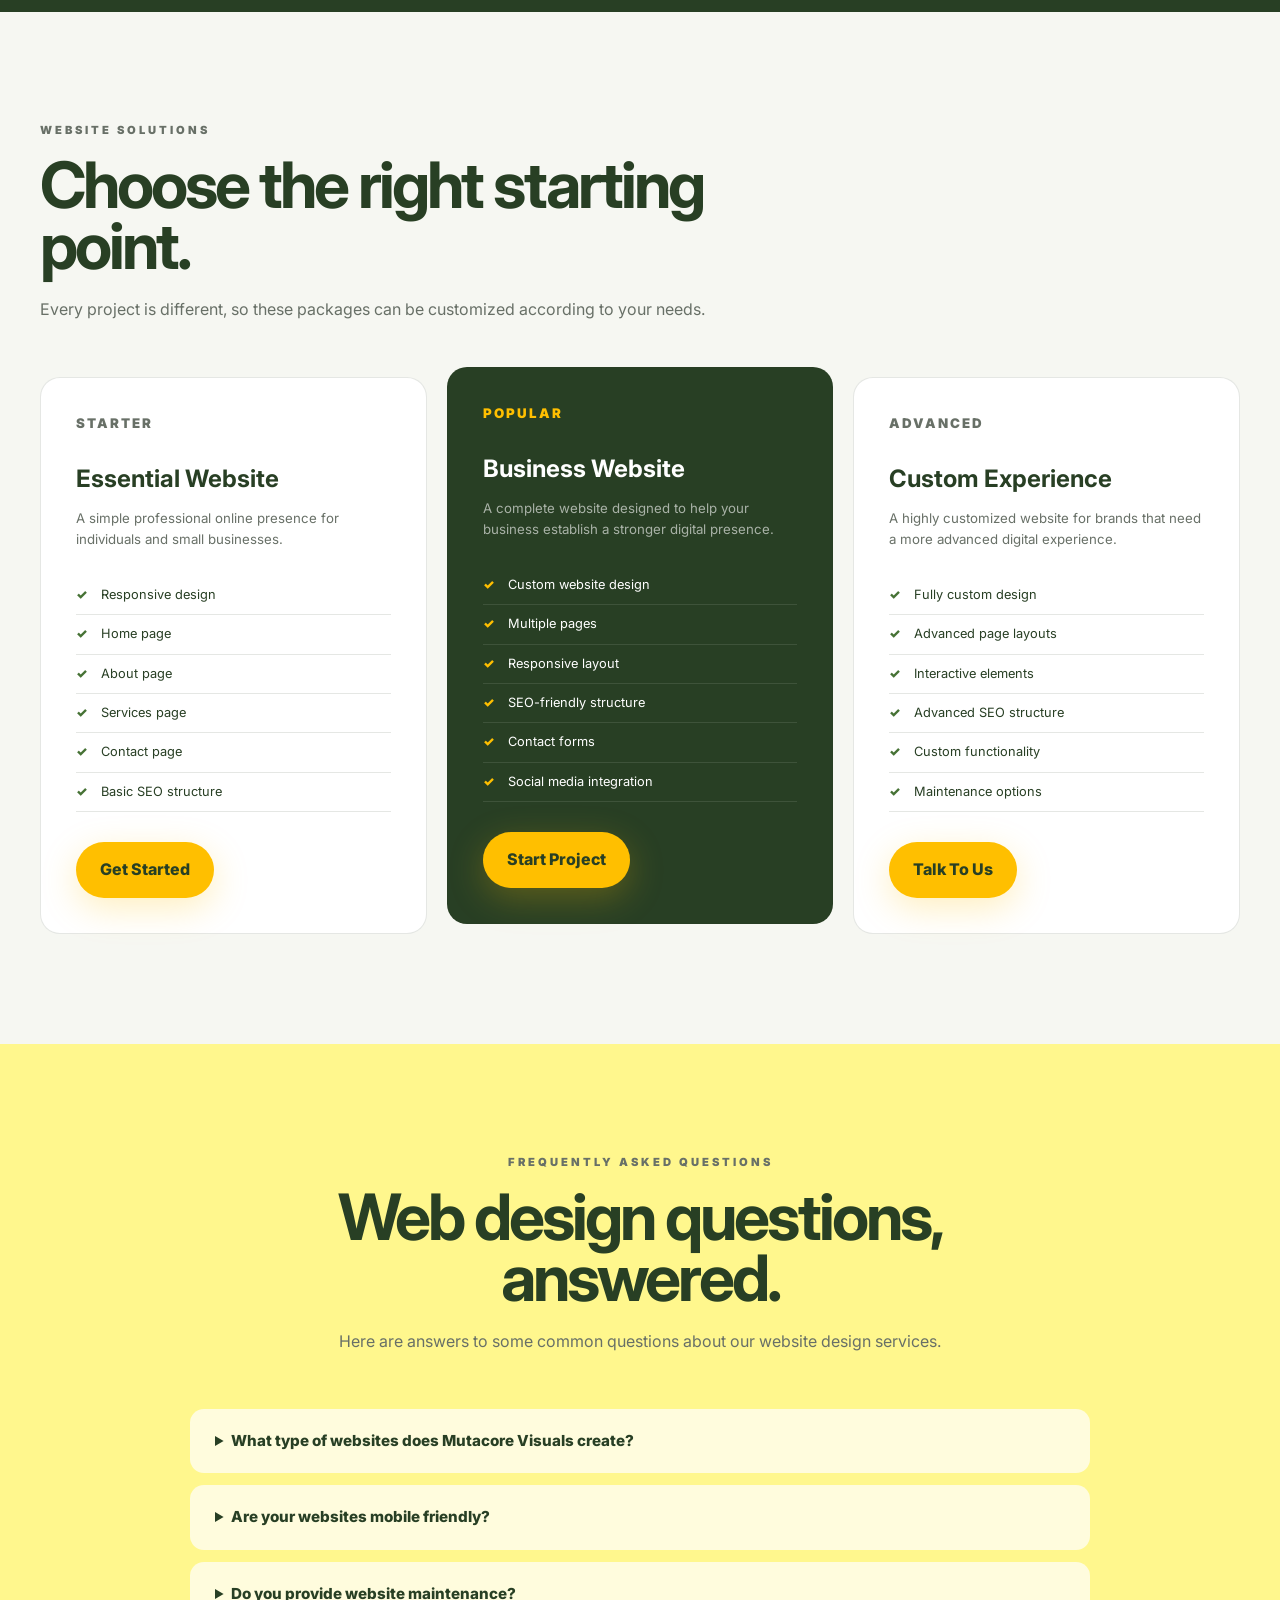
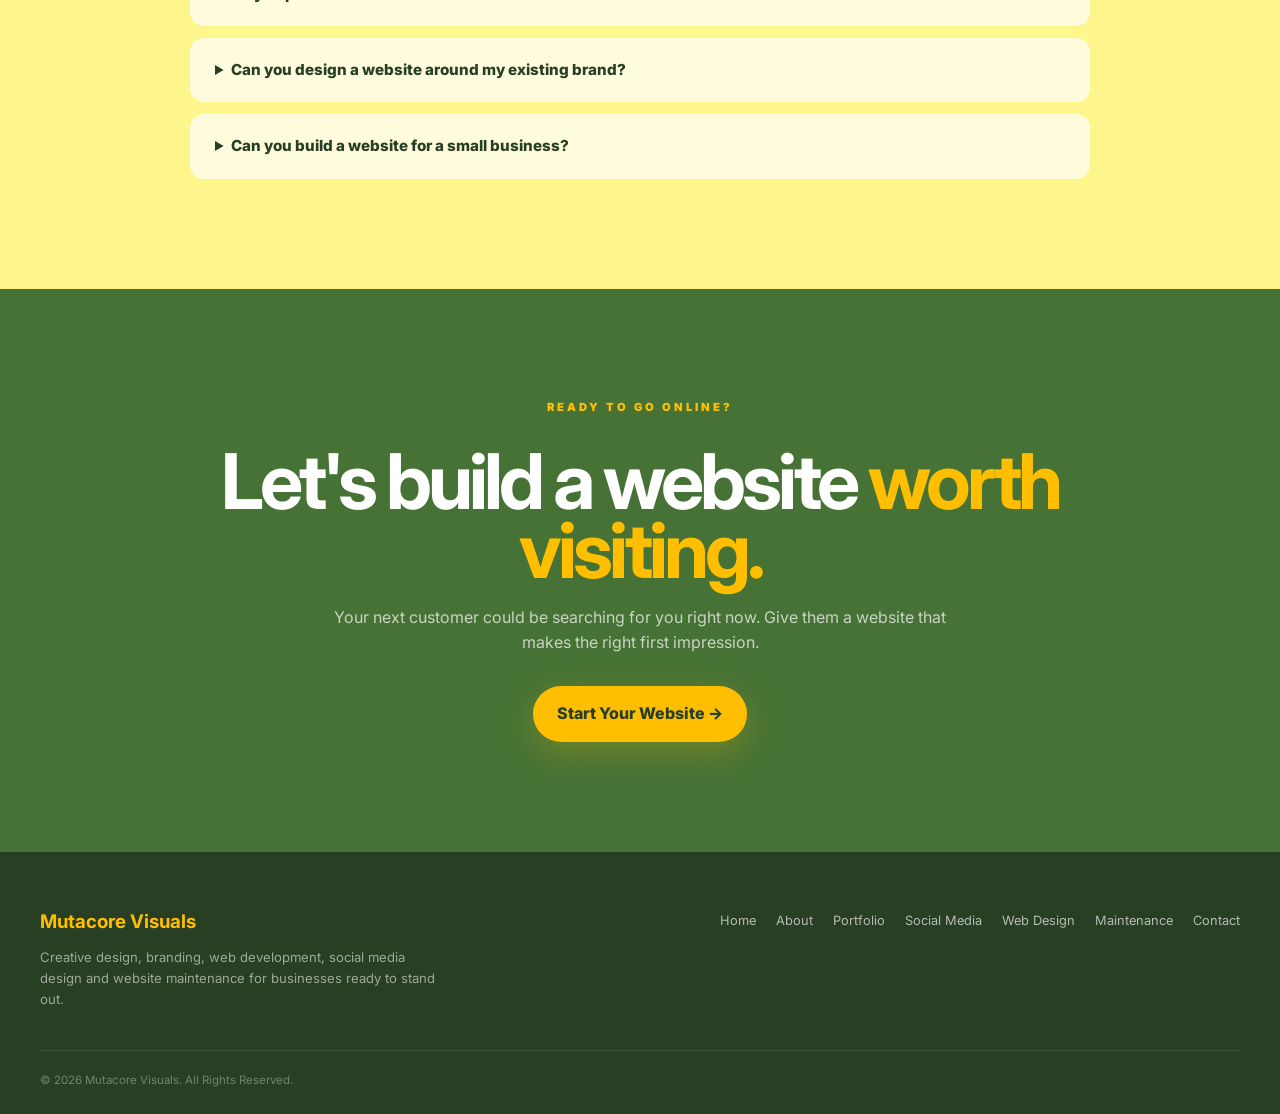
<file: webdesign.html>
<!DOCTYPE html>
<html lang="en">

<head>

    <!-- =====================================================
         BASIC SEO
    ====================================================== -->

    <meta charset="UTF-8">

    <meta name="viewport" content="width=device-width, initial-scale=1.0">

    <title>
        Web Design & Development | Mutacore Visuals
    </title>

    <meta name="description"
        content="Mutacore Visuals creates modern, responsive and professional websites for businesses, brands and individuals. Explore our web design and development services.">

    <meta name="keywords"
        content="web design Kenya, website development Kenya, responsive web design, business websites, Mutacore Visuals, website developer Kenya, professional websites">

    <meta name="author"
        content="Mutacore Visuals">

    <meta name="robots"
        content="index, follow">

    <meta name="theme-color"
        content="#283F24">


    <!-- =====================================================
         OPEN GRAPH
    ====================================================== -->

    <meta property="og:title"
        content="Web Design & Development | Mutacore Visuals">

    <meta property="og:description"
        content="Modern websites designed to make your business look professional, build trust and grow online.">

    <meta property="og:type"
        content="website">

    <meta property="og:site_name"
        content="Mutacore Visuals">


    <!-- =====================================================
         CANONICAL URL
    ====================================================== -->

    <!-- Replace with your actual domain -->

    <link rel="canonical"
        href="https://www.mutacorevisuals.com/webdesign.html">


    <!-- =====================================================
         GOOGLE FONT
    ====================================================== -->

    <link rel="preconnect"
        href="https://fonts.googleapis.com">

    <link rel="preconnect"
        href="https://fonts.gstatic.com"
        crossorigin>

    <link
        href="https://fonts.googleapis.com/css2?family=Inter:wght@400;500;600;700;800;900&display=swap"
        rel="stylesheet">


    <!-- =====================================================
         AEO / STRUCTURED DATA
    ====================================================== -->

    <script type="application/ld+json">

    {
        "@context": "https://schema.org",

        "@type": "WebDesign",

        "name": "Mutacore Visuals Web Design Services",

        "description": "Professional website design and development services for businesses, brands and individuals.",

        "provider": {
            "@type": "Organization",
            "name": "Mutacore Visuals"
        },

        "areaServed": "Kenya",

        "serviceType": [
            "Website Design",
            "Website Development",
            "Responsive Web Design",
            "Business Website Design",
            "Portfolio Website Design",
            "Landing Page Design"
        ]

    }

    </script>


    <!-- =====================================================
         CSS
    ====================================================== -->

    <style>

        /* =====================================================
           BRAND COLORS
        ====================================================== */

        :root {

            --gold: #FFBF00;

            --cream: #FFF78D;

            --green: #467235;

            --dark-green: #283F24;

            --white: #ffffff;

            --light: #f6f7f2;

            --gray: #687067;

            --border:
                rgba(40,63,36,0.12);

            --shadow:
                0 20px 60px
                rgba(40,63,36,0.15);

        }


        /* =====================================================
           RESET
        ====================================================== */

        * {

            margin: 0;

            padding: 0;

            box-sizing: border-box;

        }


        html {

            scroll-behavior: smooth;

        }


        body {

            font-family:
                "Inter",
                sans-serif;

            background:
                var(--light);

            color:
                var(--dark-green);

            line-height:
                1.6;

            overflow-x:
                hidden;

        }


        a {

            text-decoration:
                none;

            color:
                inherit;

        }


        /* =====================================================
           NAVIGATION
        ====================================================== */

        .navbar {

            position:
                fixed;

            top:
                0;

            left:
                0;

            width:
                100%;

            z-index:
                1000;

            background:
                rgba(40,63,36,0.95);

            backdrop-filter:
                blur(15px);

            border-bottom:
                1px solid
                rgba(255,255,255,0.08);

        }


        .nav-container {

            max-width:
                1250px;

            margin:
                auto;

            padding:
                14px 25px;

            display:
                flex;

            align-items:
                center;

            justify-content:
                space-between;

        }


        .logo {

            display:
                flex;

            align-items:
                center;

            gap:
                12px;

            color:
                white;

            font-weight:
                900;

        }


        .logo-symbol {

            width:
                44px;

            height:
                44px;

            display:
                grid;

            place-items:
                center;

            background:
                var(--gold);

            color:
                var(--dark-green);

            border-radius:
                11px;

            font-size:
                1.25rem;

            transform:
                rotate(-5deg);

            transition:
                0.3s;

        }


        .logo:hover .logo-symbol {

            transform:
                rotate(5deg)
                scale(1.08);

        }


        .nav-links {

            display:
                flex;

            gap:
                24px;

            align-items:
                center;

            list-style:
                none;

        }


        .nav-links a {

            color:
                rgba(255,255,255,0.82);

            font-size:
                0.86rem;

            font-weight:
                600;

            transition:
                0.3s;

        }


        .nav-links a:hover {

            color:
                var(--gold);

        }


        .nav-contact {

            background:
                var(--gold);

            color:
                var(--dark-green) !important;

            padding:
                10px 18px;

            border-radius:
                30px;

            font-weight:
                800 !important;

        }


        /* =====================================================
           HERO
        ====================================================== */

        .hero {

            min-height:
                100vh;

            padding-top:
                100px;

            background:
                var(--dark-green);

            color:
                white;

            position:
                relative;

            overflow:
                hidden;

        }


        .hero::before {

            content:
                "";

            position:
                absolute;

            width:
                500px;

            height:
                500px;

            border-radius:
                50%;

            background:
                var(--green);

            opacity:
                0.35;

            top:
                -250px;

            right:
                -150px;

            animation:
                floatCircle 8s ease-in-out infinite;

        }


        .hero::after {

            content:
                "";

            position:
                absolute;

            width:
                300px;

            height:
                300px;

            border-radius:
                50%;

            background:
                var(--gold);

            opacity:
                0.12;

            bottom:
                -150px;

            left:
                -100px;

        }


        .hero-container {

            max-width:
                1200px;

            min-height:
                calc(100vh - 100px);

            margin:
                auto;

            padding:
                70px 25px;

            display:
                grid;

            grid-template-columns:
                1fr 1fr;

            align-items:
                center;

            gap:
                60px;

            position:
                relative;

            z-index:
                2;

        }


        .hero-label {

            display:
                inline-flex;

            align-items:
                center;

            gap:
                9px;

            color:
                var(--gold);

            font-size:
                0.72rem;

            font-weight:
                900;

            letter-spacing:
                2px;

            text-transform:
                uppercase;

            margin-bottom:
                20px;

            animation:
                fadeUp 0.8s ease forwards;

        }


        .hero-label span {

            width:
                8px;

            height:
                8px;

            background:
                var(--gold);

            border-radius:
                50%;

            animation:
                pulse 1.5s infinite;

        }


        .hero h1 {

            font-size:
                clamp(3.3rem, 6vw, 6.5rem);

            line-height:
                0.9;

            letter-spacing:
                -5px;

            margin-bottom:
                30px;

            animation:
                fadeUp 0.8s ease 0.1s forwards;

            opacity:
                0;

        }


        .hero h1 span {

            color:
                var(--gold);

        }


        .hero-text {

            max-width:
                580px;

            color:
                rgba(255,255,255,0.7);

            font-size:
                1.05rem;

            margin-bottom:
                30px;

            animation:
                fadeUp 0.8s ease 0.25s forwards;

            opacity:
                0;

        }


        .hero-buttons {

            display:
                flex;

            gap:
                15px;

            flex-wrap:
                wrap;

            animation:
                fadeUp 0.8s ease 0.4s forwards;

            opacity:
                0;

        }


        .btn {

            padding:
                15px 24px;

            border-radius:
                50px;

            font-weight:
                800;

            display:
                inline-flex;

            align-items:
                center;

            justify-content:
                center;

            transition:
                0.3s;

        }


        .btn-primary {

            background:
                var(--gold);

            color:
                var(--dark-green);

            box-shadow:
                0 10px 35px
                rgba(255,191,0,0.25);

        }


        .btn-primary:hover {

            transform:
                translateY(-5px);

            box-shadow:
                0 15px 45px
                rgba(255,191,0,0.4);

        }


        .btn-outline {

            border:
                1px solid
                rgba(255,255,255,0.25);

            color:
                white;

        }


        .btn-outline:hover {

            background:
                white;

            color:
                var(--dark-green);

        }


        /* =====================================================
           WEBSITE MOCKUP
        ====================================================== */

        .website-preview {

            position:
                relative;

            height:
                510px;

            display:
                flex;

            align-items:
                center;

            justify-content:
                center;

        }


        .browser {

            width:
                470px;

            max-width:
                90%;

            background:
                white;

            border-radius:
                18px;

            overflow:
                hidden;

            box-shadow:
                0 35px 90px
                rgba(0,0,0,0.4);

            transform:
                perspective(1000px)
                rotateY(-8deg)
                rotateX(4deg);

            animation:
                browserFloat 5s ease-in-out infinite;

        }


        .browser-top {

            height:
                40px;

            background:
                #e8e8e8;

            display:
                flex;

            align-items:
                center;

            padding:
                0 15px;

            gap:
                7px;

        }


        .browser-dot {

            width:
                9px;

            height:
                9px;

            border-radius:
                50%;

            background:
                var(--dark-green);

            opacity:
                0.3;

        }


        .browser-address {

            flex:
                1;

            height:
                20px;

            background:
                white;

            border-radius:
                20px;

            margin-left:
                8px;

        }


        .website-screen {

            height:
                350px;

            background:
                var(--cream);

            padding:
                30px;

            position:
                relative;

            overflow:
                hidden;

        }


        .website-nav {

            display:
                flex;

            justify-content:
                space-between;

            align-items:
                center;

            margin-bottom:
                35px;

        }


        .website-logo {

            width:
                55px;

            height:
                20px;

            background:
                var(--dark-green);

            border-radius:
                5px;

        }


        .website-nav-lines {

            display:
                flex;

            gap:
                7px;

        }


        .website-nav-lines span {

            width:
                35px;

            height:
                6px;

            background:
                var(--green);

            border-radius:
                10px;

        }


        .website-heading {

            width:
                70%;

            height:
                28px;

            background:
                var(--dark-green);

            border-radius:
                8px;

            margin-bottom:
                12px;

        }


        .website-heading.small {

            width:
                48%;

            background:
                var(--green);

            margin-bottom:
                20px;

        }


        .website-button {

            width:
                100px;

            height:
                30px;

            background:
                var(--gold);

            border-radius:
                30px;

            margin-bottom:
                35px;

        }


        .website-cards {

            display:
                grid;

            grid-template-columns:
                repeat(3,1fr);

            gap:
                10px;

        }


        .website-card {

            height:
                100px;

            background:
                white;

            border-radius:
                10px;

            box-shadow:
                0 5px 15px
                rgba(40,63,36,0.08);

        }


        .floating-tag {

            position:
                absolute;

            background:
                var(--gold);

            color:
                var(--dark-green);

            padding:
                15px 20px;

            border-radius:
                14px;

            font-weight:
                900;

            font-size:
                0.75rem;

            box-shadow:
                0 15px 40px
                rgba(0,0,0,0.2);

        }


        .tag-one {

            top:
                65px;

            right:
                0;

            animation:
                smallFloat 4s ease-in-out infinite;

        }


        .tag-two {

            bottom:
                70px;

            left:
                0;

            background:
                var(--green);

            color:
                white;

            animation:
                smallFloat 4s ease-in-out 1s infinite;

        }


        /* =====================================================
           SECTION COMMON
        ====================================================== */

        .section {

            padding:
                110px 25px;

        }


        .container {

            max-width:
                1200px;

            margin:
                auto;

        }


        .section-heading {

            max-width:
                700px;

            margin-bottom:
                55px;

        }


        .label {

            color:
                var(--green);

            text-transform:
                uppercase;

            letter-spacing:
                3px;

            font-size:
                0.7rem;

            font-weight:
                900;

            margin-bottom:
                15px;

        }


        .section-heading h2 {

            font-size:
                clamp(2.5rem,5vw,4.5rem);

            line-height:
                0.95;

            letter-spacing:
                -3px;

            margin-bottom:
                20px;

        }


        .section-heading p {

            color:
                var(--gray);

        }


        /* =====================================================
           SERVICES
        ====================================================== */

        .services {

            background:
                var(--light);

        }


        .service-grid {

            display:
                grid;

            grid-template-columns:
                repeat(3,1fr);

            gap:
                18px;

        }


        .service {

            background:
                white;

            border:
                1px solid
                var(--border);

            border-radius:
                20px;

            padding:
                30px;

            position:
                relative;

            overflow:
                hidden;

            transition:
                0.4s;

        }


        .service:hover {

            transform:
                translateY(-10px);

            box-shadow:
                var(--shadow);

        }


        .service::before {

            content:
                "";

            position:
                absolute;

            width:
                100px;

            height:
                100px;

            background:
                var(--cream);

            border-radius:
                50%;

            top:
                -50px;

            right:
                -50px;

            transition:
                0.4s;

        }


        .service:hover::before {

            transform:
                scale(1.8);

        }


        .service-icon {

            width:
                58px;

            height:
                58px;

            display:
                grid;

            place-items:
                center;

            background:
                var(--gold);

            border-radius:
                15px;

            font-size:
                1.2rem;

            font-weight:
                900;

            margin-bottom:
                25px;

            position:
                relative;

        }


        .service h3 {

            font-size:
                1.2rem;

            margin-bottom:
                10px;

            position:
                relative;

        }


        .service p {

            color:
                var(--gray);

            font-size:
                0.87rem;

            position:
                relative;

        }


        /* =====================================================
           WHY US
        ====================================================== */

        .why {

            background:
                var(--cream);

        }


        .why-grid {

            display:
                grid;

            grid-template-columns:
                1fr 1fr;

            gap:
                70px;

            align-items:
                center;

        }


        .why-text h2 {

            font-size:
                clamp(2.5rem,5vw,4.5rem);

            line-height:
                0.95;

            letter-spacing:
                -3px;

            margin-bottom:
                25px;

        }


        .why-text h2 span {

            color:
                var(--green);

        }


        .why-text p {

            color:
                var(--gray);

            margin-bottom:
                20px;

        }


        .benefits {

            display:
                grid;

            gap:
                15px;

        }


        .benefit {

            display:
                flex;

            gap:
                18px;

            padding:
                20px;

            background:
                rgba(255,255,255,0.55);

            border-radius:
                15px;

            transition:
                0.3s;

        }


        .benefit:hover {

            transform:
                translateX(8px);

            background:
                white;

        }


        .check {

            width:
                40px;

            height:
                40px;

            flex-shrink:
                0;

            display:
                grid;

            place-items:
                center;

            background:
                var(--green);

            color:
                white;

            border-radius:
                50%;

            font-weight:
                900;

        }


        .benefit h3 {

            font-size:
                0.95rem;

            margin-bottom:
                3px;

        }


        .benefit p {

            font-size:
                0.8rem;

            color:
                var(--gray);

        }


        /* =====================================================
           PROCESS
        ====================================================== */

        .process {

            background:
                var(--dark-green);

            color:
                white;

        }


        .process .label {

            color:
                var(--gold);

        }


        .process .section-heading p {

            color:
                rgba(255,255,255,0.65);

        }


        .process-grid {

            display:
                grid;

            grid-template-columns:
                repeat(4,1fr);

            gap:
                15px;

        }


        .step {

            border:
                1px solid
                rgba(255,255,255,0.1);

            padding:
                30px;

            border-radius:
                18px;

            transition:
                0.4s;

        }


        .step:hover {

            background:
                var(--green);

            transform:
                translateY(-8px);

        }


        .step-number {

            font-size:
                2.8rem;

            color:
                var(--gold);

            font-weight:
                900;

            margin-bottom:
                20px;

        }


        .step h3 {

            margin-bottom:
                10px;

        }


        .step p {

            color:
                rgba(255,255,255,0.6);

            font-size:
                0.82rem;

        }


        /* =====================================================
           PACKAGES
        ====================================================== */

        .packages {

            background:
                var(--light);

        }


        .package-grid {

            display:
                grid;

            grid-template-columns:
                repeat(3,1fr);

            gap:
                20px;

        }


        .package {

            background:
                white;

            padding:
                35px;

            border-radius:
                20px;

            border:
                1px solid
                var(--border);

            transition:
                0.4s;

        }


        .package:hover {

            transform:
                translateY(-10px);

            box-shadow:
                var(--shadow);

        }


        .package.featured {

            background:
                var(--dark-green);

            color:
                white;

            transform:
                translateY(-10px);

        }


        .package.featured:hover {

            transform:
                translateY(-18px);

        }


        .package-label {

            font-size:
                0.68rem;

            text-transform:
                uppercase;

            letter-spacing:
                2px;

            font-weight:
                900;

            color:
                var(--green);

            margin-bottom:
                15px;

        }


        .featured .package-label {

            color:
                var(--gold);

        }


        .package h3 {

            font-size:
                1.5rem;

            margin-bottom:
                10px;

        }


        .package > p {

            font-size:
                0.83rem;

            color:
                var(--gray);

            margin-bottom:
                25px;

        }


        .featured > p {

            color:
                rgba(255,255,255,0.6);

        }


        .package ul {

            list-style:
                none;

            margin-bottom:
                30px;

        }


        .package li {

            padding:
                9px 0;

            border-bottom:
                1px solid
                var(--border);

            font-size:
                0.8rem;

        }


        .featured li {

            border-color:
                rgba(255,255,255,0.1);

        }


        .package li::before {

            content:
                "✓";

            color:
                var(--green);

            font-weight:
                900;

            margin-right:
                10px;

        }


        .featured li::before {

            color:
                var(--gold);

        }


        /* =====================================================
           FAQ / AEO
        ====================================================== */

        .faq {

            background:
                var(--cream);

        }


        .faq-grid {

            max-width:
                900px;

            margin:
                auto;

            display:
                grid;

            gap:
                12px;

        }


        details {

            background:
                rgba(255,255,255,0.7);

            border-radius:
                14px;

            padding:
                20px 25px;

            cursor:
                pointer;

        }


        summary {

            font-weight:
                800;

            font-size:
                0.95rem;

        }


        details p {

            margin-top:
                15px;

            color:
                var(--gray);

            font-size:
                0.85rem;

        }


        /* =====================================================
           CTA
        ====================================================== */

        .cta {

            background:
                var(--green);

            color:
                white;

            text-align:
                center;

            padding:
                110px 25px;

            position:
                relative;

            overflow:
                hidden;

        }


        .cta h2 {

            max-width:
                900px;

            margin:
                auto auto 20px;

            font-size:
                clamp(2.8rem,6vw,6rem);

            line-height:
                0.9;

            letter-spacing:
                -4px;

        }


        .cta h2 span {

            color:
                var(--gold);

        }


        .cta p {

            max-width:
                650px;

            margin:
                0 auto 30px;

            color:
                rgba(255,255,255,0.7);

        }


        /* =====================================================
           FOOTER
        ====================================================== */

        footer {

            background:
                var(--dark-green);

            color:
                white;

            padding:
                55px 25px 25px;

        }


        .footer-container {

            max-width:
                1200px;

            margin:
                auto;

            display:
                flex;

            justify-content:
                space-between;

            gap:
                40px;

            flex-wrap:
                wrap;

        }


        .footer-brand {

            max-width:
                400px;

        }


        .footer-brand h3 {

            color:
                var(--gold);

            margin-bottom:
                10px;

        }


        .footer-brand p {

            color:
                rgba(255,255,255,0.55);

            font-size:
                0.82rem;

        }


        .footer-links {

            list-style:
                none;

            display:
                flex;

            gap:
                20px;

            flex-wrap:
                wrap;

        }


        .footer-links a {

            color:
                rgba(255,255,255,0.65);

            font-size:
                0.8rem;

        }


        .footer-links a:hover {

            color:
                var(--gold);

        }


        .copyright {

            max-width:
                1200px;

            margin:
                40px auto 0;

            padding-top:
                20px;

            border-top:
                1px solid
                rgba(255,255,255,0.1);

            color:
                rgba(255,255,255,0.35);

            font-size:
                0.72rem;

        }


        /* =====================================================
           ANIMATIONS
        ====================================================== */

        @keyframes fadeUp {

            from {

                opacity: 0;

                transform:
                    translateY(35px);

            }

            to {

                opacity: 1;

                transform:
                    translateY(0);

            }

        }


        @keyframes browserFloat {

            0%,100% {

                transform:
                    perspective(1000px)
                    rotateY(-8deg)
                    rotateX(4deg)
                    translateY(0);

            }

            50% {

                transform:
                    perspective(1000px)
                    rotateY(-5deg)
                    rotateX(2deg)
                    translateY(-15px);

            }

        }


        @keyframes smallFloat {

            0%,100% {

                transform:
                    translateY(0);

            }

            50% {

                transform:
                    translateY(-15px);

            }

        }


        @keyframes floatCircle {

            0%,100% {

                transform:
                    translate(0,0);

            }

            50% {

                transform:
                    translate(-30px,30px);

            }

        }


        @keyframes pulse {

            0%,100% {

                transform:
                    scale(1);

                opacity:
                    1;

            }

            50% {

                transform:
                    scale(1.6);

                opacity:
                    0.5;

            }

        }


        /* =====================================================
           TABLET
        ====================================================== */

        @media (max-width: 950px) {

            .hero-container {

                grid-template-columns:
                    1fr;

            }


            .website-preview {

                min-height:
                    450px;

            }


            .service-grid {

                grid-template-columns:
                    repeat(2,1fr);

            }


            .why-grid {

                grid-template-columns:
                    1fr;

            }


            .process-grid {

                grid-template-columns:
                    repeat(2,1fr);

            }


            .package-grid {

                grid-template-columns:
                    1fr;

            }


            .package.featured {

                transform:
                    none;

            }

        }


        /* =====================================================
           MOBILE
        ====================================================== */

        @media (max-width: 650px) {

            .nav-links {

                display:
                    none;

            }


            .hero-container {

                padding:
                    60px 20px;

            }


            .hero h1 {

                font-size:
                    3.4rem;

                letter-spacing:
                    -4px;

            }


            .browser {

                width:
                    360px;

            }


            .website-screen {

                height:
                    280px;

            }


            .website-card {

                height:
                    70px;

            }


            .website-preview {

                height:
                    400px;

            }


            .tag-one {

                right:
                    -5px;

            }


            .tag-two {

                left:
                    -5px;

            }


            .section {

                padding:
                    80px 20px;

            }


            .service-grid {

                grid-template-columns:
                    1fr;

            }


            .process-grid {

                grid-template-columns:
                    1fr;

            }


            .footer-container {

                flex-direction:
                    column;

            }

        }


        /* =====================================================
           REDUCED MOTION
        ====================================================== */

        @media (prefers-reduced-motion: reduce) {

            *,
            *::before,
            *::after {

                animation-duration:
                    0.01ms !important;

                animation-iteration-count:
                    1 !important;

                scroll-behavior:
                    auto !important;

            }

        }

    </style>

</head>


<body>


    <!-- =====================================================
         NAVBAR
    ====================================================== -->

    <header class="navbar">

        <nav class="nav-container">

            <a href="index.html"
               class="logo">

                <span class="logo-symbol">
                  M
                </span>

                <span>
                    Mutacore Visuals
                </span>

            </a>


            <ul class="nav-links">

                <li>
                    <a href="index.html">
                        Home
                    </a>
                </li>

                <li>
                    <a href="portfolio.html">
                        Portfolio
                    </a>
                </li>

                <li>
                    <a href="socialmedia.html">
                        Social Media
                    </a>
                </li>

                <li>
                    <a href="webdesign.html">
                        Web Design
                    </a>
                </li>

                <li>
                    <a href="webmaintenance.html">
                        Maintenance
                    </a>
                </li>

                <li>
                    <a href="contactus.html"
                       class="nav-contact">
                        Let's Talk
                    </a>
                </li>

            </ul>

        </nav>

    </header>


    <main>


        <!-- =================================================
             HERO
        ================================================== -->

        <section class="hero">

            <div class="hero-container">


                <div>


                    <div class="hero-label">

                        <span></span>

                        Web Design & Development

                    </div>


                    <h1>

                        Websites that
                        <span>
                            work
                        </span>
                        for you.

                    </h1>


                    <p class="hero-text">

                        We design modern, responsive and engaging
                        websites that help businesses build trust,
                        attract customers and create a powerful
                        digital presence.

                    </p>


                    <div class="hero-buttons">

                        <a href="contactus.html"
                           class="btn btn-primary">

                            Build My Website →

                        </a>


                        <a href="#services"
                           class="btn btn-outline">

                            Explore Services

                        </a>

                    </div>


                </div>


                <!-- =========================================
                     WEBSITE MOCKUP
                ========================================== -->

                <div class="website-preview">


                    <div class="floating-tag tag-one">

                        ⚡ FAST & RESPONSIVE

                    </div>


                    <div class="browser">


                        <div class="browser-top">

                            <span class="browser-dot"></span>

                            <span class="browser-dot"></span>

                            <span class="browser-dot"></span>

                            <div class="browser-address"></div>

                        </div>


                        <div class="website-screen">


                            <div class="website-nav">

                                <div class="website-logo"></div>

                                <div class="website-nav-lines">

                                    <span></span>
                                    <span></span>
                                    <span></span>

                                </div>

                            </div>


                            <div class="website-heading"></div>

                            <div class="website-heading small"></div>

                            <div class="website-button"></div>


                            <div class="website-cards">

                                <div class="website-card"></div>

                                <div class="website-card"></div>

                                <div class="website-card"></div>

                            </div>


                        </div>

                    </div>


                    <div class="floating-tag tag-two">

                         CLEAN CODE

                    </div>


                </div>

            </div>

        </section>


        <!-- =================================================
             SERVICES
        ================================================== -->

        <section class="section services"
                 id="services">

            <div class="container">


                <div class="section-heading">

                    <p class="label">
                        What We Build
                    </p>

                    <h2>
                        Digital experiences designed to perform.
                    </h2>

                    <p>
                        Whether you're launching a new business,
                        refreshing an existing brand or building
                        your online portfolio, we create websites
                        around your goals.
                    </p>

                </div>


                <div class="service-grid">


                    <article class="service">

                        <div class="service-icon">
                            
                        </div>

                        <h3>
                            Business Websites
                        </h3>

                        <p>
                            Professional websites that introduce
                            your business, showcase your services
                            and make it easy for customers to
                            contact you.
                        </p>

                    </article>


                    <article class="service">

                        <div class="service-icon">
                            ✦
                        </div>

                        <h3>
                            Portfolio Websites
                        </h3>

                        <p>
                            Beautiful portfolio websites for
                            designers, photographers, creatives,
                            freelancers and professionals.
                        </p>

                    </article>


                    <article class="service">

                        <div class="service-icon">
                            ◇
                        </div>

                        <h3>
                            Landing Pages
                        </h3>

                        <p>
                            Focused landing pages designed to
                            promote a product, service, campaign
                            or specific business goal.
                        </p>

                    </article>


                    <article class="service">

                        <div class="service-icon">
                            M
                        </div>

                        <h3>
                            Brand Websites
                        </h3>

                        <p>
                            Websites built around your brand identity,
                            colors, typography and visual personality.
                        </p>

                    </article>


                    <article class="service">

                        <div class="service-icon">
                            📱
                        </div>

                        <h3>
                            Responsive Design
                        </h3>

                        <p>
                            Websites designed to look and work
                            beautifully across phones, tablets
                            and desktop computers.
                        </p>

                    </article>


                    <article class="service">

                        <div class="service-icon">
                            ⚙
                        </div>

                        <h3>
                            Website Maintenance
                        </h3>

                        <p>
                            Ongoing updates, improvements and
                            technical support to keep your website
                            useful and up to date.
                        </p>

                    </article>


                </div>

            </div>

        </section>


        <!-- =================================================
             WHY MUTACORE
        ================================================== -->

        <section class="section why">

            <div class="container why-grid">


                <div class="why-text">

                    <p class="label">
                        Why Choose Us
                    </p>


                    <h2>

                        Your website should do
                        <span>
                            more than look good.
                        </span>

                    </h2>


                    <p>

                        A good website is an important part of
                        your business. It should communicate your
                        value, build credibility and make it easy
                        for visitors to take action.

                    </p>


                    <a href="contactus.html"
                       class="btn btn-primary">

                        Discuss Your Website →

                    </a>

                </div>


                <div class="benefits">


                    <div class="benefit">

                        <div class="check">
                            ✓
                        </div>

                        <div>

                            <h3>
                                Mobile Friendly
                            </h3>

                            <p>
                                Your website adapts to different
                                screen sizes and devices.
                            </p>

                        </div>

                    </div>


                    <div class="benefit">

                        <div class="check">
                            ✓
                        </div>

                        <div>

                            <h3>
                                SEO Friendly
                            </h3>

                            <p>
                                We structure pages with search
                                engines and users in mind.
                            </p>

                        </div>

                    </div>


                    <div class="benefit">

                        <div class="check">
                            ✓
                        </div>

                        <div>

                            <h3>
                                User Focused
                            </h3>

                            <p>
                                Clear navigation and layouts make
                                websites easier to use.
                            </p>

                        </div>

                    </div>


                    <div class="benefit">

                        <div class="check">
                            ✓
                        </div>

                        <div>

                            <h3>
                                Modern Design
                            </h3>

                            <p>
                                We combine creativity with clean
                                and contemporary web design.
                            </p>

                        </div>

                    </div>


                </div>

            </div>

        </section>


        <!-- =================================================
             PROCESS
        ================================================== -->

        <section class="section process">

            <div class="container">


                <div class="section-heading">

                    <p class="label">
                        Our Process
                    </p>

                    <h2>
                        From idea to launch.
                    </h2>

                    <p>
                        We keep the website development process
                        simple, collaborative and focused.
                    </p>

                </div>


                <div class="process-grid">


                    <article class="step">

                        <div class="step-number">
                            01
                        </div>

                        <h3>
                            Discovery
                        </h3>

                        <p>
                            We learn about your business, audience,
                            goals and website requirements.
                        </p>

                    </article>


                    <article class="step">

                        <div class="step-number">
                            02
                        </div>

                        <h3>
                            Design
                        </h3>

                        <p>
                            We create the visual direction,
                            layout and user experience.
                        </p>

                    </article>


                    <article class="step">

                        <div class="step-number">
                            03
                        </div>

                        <h3>
                            Development
                        </h3>

                        <p>
                            We turn the design into a responsive,
                            functional website.
                        </p>

                    </article>


                    <article class="step">

                        <div class="step-number">
                            04
                        </div>

                        <h3>
                            Launch
                        </h3>

                        <p>
                            After testing and final adjustments,
                            your website is ready to go live.
                        </p>

                    </article>


                </div>

            </div>

        </section>


        <!-- =================================================
             PACKAGES
        ================================================== -->

        <section class="section packages">

            <div class="container">


                <div class="section-heading">

                    <p class="label">
                        Website Solutions
                    </p>

                    <h2>
                        Choose the right starting point.
                    </h2>

                    <p>
                        Every project is different, so these packages
                        can be customized according to your needs.
                    </p>

                </div>


                <div class="package-grid">


                    <article class="package">

                        <p class="package-label">
                            Starter
                        </p>

                        <h3>
                            Essential Website
                        </h3>

                        <p>
                            A simple professional online presence
                            for individuals and small businesses.
                        </p>


                        <ul>

                            <li>
                                Responsive design
                            </li>

                            <li>
                                Home page
                            </li>

                            <li>
                                About page
                            </li>

                            <li>
                                Services page
                            </li>

                            <li>
                                Contact page
                            </li>

                            <li>
                                Basic SEO structure
                            </li>

                        </ul>


                        <a href="contactus.html"
                           class="btn btn-primary">

                            Get Started

                        </a>

                    </article>


                    <article class="package featured">

                        <p class="package-label">
                            Popular
                        </p>

                        <h3>
                            Business Website
                        </h3>

                        <p>
                            A complete website designed to help
                            your business establish a stronger
                            digital presence.
                        </p>


                        <ul>

                            <li>
                                Custom website design
                            </li>

                            <li>
                                Multiple pages
                            </li>

                            <li>
                                Responsive layout
                            </li>

                            <li>
                                SEO-friendly structure
                            </li>

                            <li>
                                Contact forms
                            </li>

                            <li>
                                Social media integration
                            </li>

                        </ul>


                        <a href="contactus.html"
                           class="btn btn-primary">

                            Start Project

                        </a>

                    </article>


                    <article class="package">

                        <p class="package-label">
                            Advanced
                        </p>

                        <h3>
                            Custom Experience
                        </h3>

                        <p>
                            A highly customized website for brands
                            that need a more advanced digital
                            experience.
                        </p>


                        <ul>

                            <li>
                                Fully custom design
                            </li>

                            <li>
                                Advanced page layouts
                            </li>

                            <li>
                                Interactive elements
                            </li>

                            <li>
                                Advanced SEO structure
                            </li>

                            <li>
                                Custom functionality
                            </li>

                            <li>
                                Maintenance options
                            </li>

                        </ul>


                        <a href="contactus.html"
                           class="btn btn-primary">

                            Talk To Us

                        </a>

                    </article>


                </div>

            </div>

        </section>


        <!-- =================================================
             FAQ — AEO
        ================================================== -->

        <section class="section faq">

            <div class="container">


                <div class="section-heading"
                     style="margin-left:auto;margin-right:auto;text-align:center;">

                    <p class="label">
                        Frequently Asked Questions
                    </p>

                    <h2>
                        Web design questions, answered.
                    </h2>

                    <p>
                        Here are answers to some common questions
                        about our website design services.
                    </p>

                </div>


                <div class="faq-grid">


                    <details>

                        <summary>
                            What type of websites does Mutacore Visuals create?
                        </summary>

                        <p>
                            Mutacore Visuals creates business websites,
                            portfolio websites, landing pages, brand
                            websites and other customized digital
                            experiences.

                        </p>

                    </details>


                    <details>

                        <summary>
                            Are your websites mobile friendly?
                        </summary>

                        <p>
                            Yes. Our websites are designed to respond
                            to different screen sizes, including
                            smartphones, tablets and desktop computers.

                        </p>

                    </details>


                    <details>

                        <summary>
                            Do you provide website maintenance?
                        </summary>

                        <p>
                            Yes. Mutacore Visuals provides website
                            maintenance services including content
                            updates, design improvements and ongoing
                            website support.

                        </p>

                    </details>


                    <details>

                        <summary>
                            Can you design a website around my existing brand?
                        </summary>

                        <p>
                            Yes. We can use your existing logo, colors,
                            typography and brand identity to create
                            a consistent website experience.

                        </p>

                    </details>


                    <details>

                        <summary>
                            Can you build a website for a small business?
                        </summary>

                        <p>
                            Yes. We create websites for businesses
                            of different sizes and can tailor the
                            website structure and features to your
                            specific goals.

                        </p>

                    </details>


                </div>

            </div>

        </section>


        <!-- =================================================
             FINAL CTA
        ================================================== -->

        <section class="cta">

            <div class="container">

                <p class="label"
                   style="color:var(--gold);">

                    Ready To Go Online?

                </p>


                <h2>

                    Let's build a website
                    <span>
                        worth visiting.
                    </span>

                </h2>


                <p>

                    Your next customer could be searching for you
                    right now. Give them a website that makes the
                    right first impression.

                </p>


                <a href="contactus.html"
                   class="btn btn-primary">

                    Start Your Website →

                </a>

            </div>

        </section>


    </main>


    <!-- =====================================================
         FOOTER
    ====================================================== -->

    <footer>

        <div class="footer-container">


            <div class="footer-brand">

                <h3>
                    Mutacore Visuals
                </h3>

                <p>

                    Creative design, branding, web development,
                    social media design and website maintenance
                    for businesses ready to stand out.

                </p>

            </div>


            <ul class="footer-links">

                <li>
                    <a href="index.html">
                        Home
                    </a>
                </li>

                <li>
                    <a href="aboutus.html">
                        About
                    </a>
                </li>

                <li>
                    <a href="portfolio.html">
                        Portfolio
                    </a>
                </li>

                <li>
                    <a href="socialmedia.html">
                        Social Media
                    </a>
                </li>

                <li>
                    <a href="webdesign.html">
                        Web Design
                    </a>
                </li>

                <li>
                    <a href="webmaintenance.html">
                        Maintenance
                    </a>
                </li>

                <li>
                    <a href="contactus.html">
                        Contact
                    </a>
                </li>

            </ul>

        </div>


        <div class="copyright">

            © 2026 Mutacore Visuals.
            All Rights Reserved.

        </div>

    </footer>


</body>

</html>
</file>
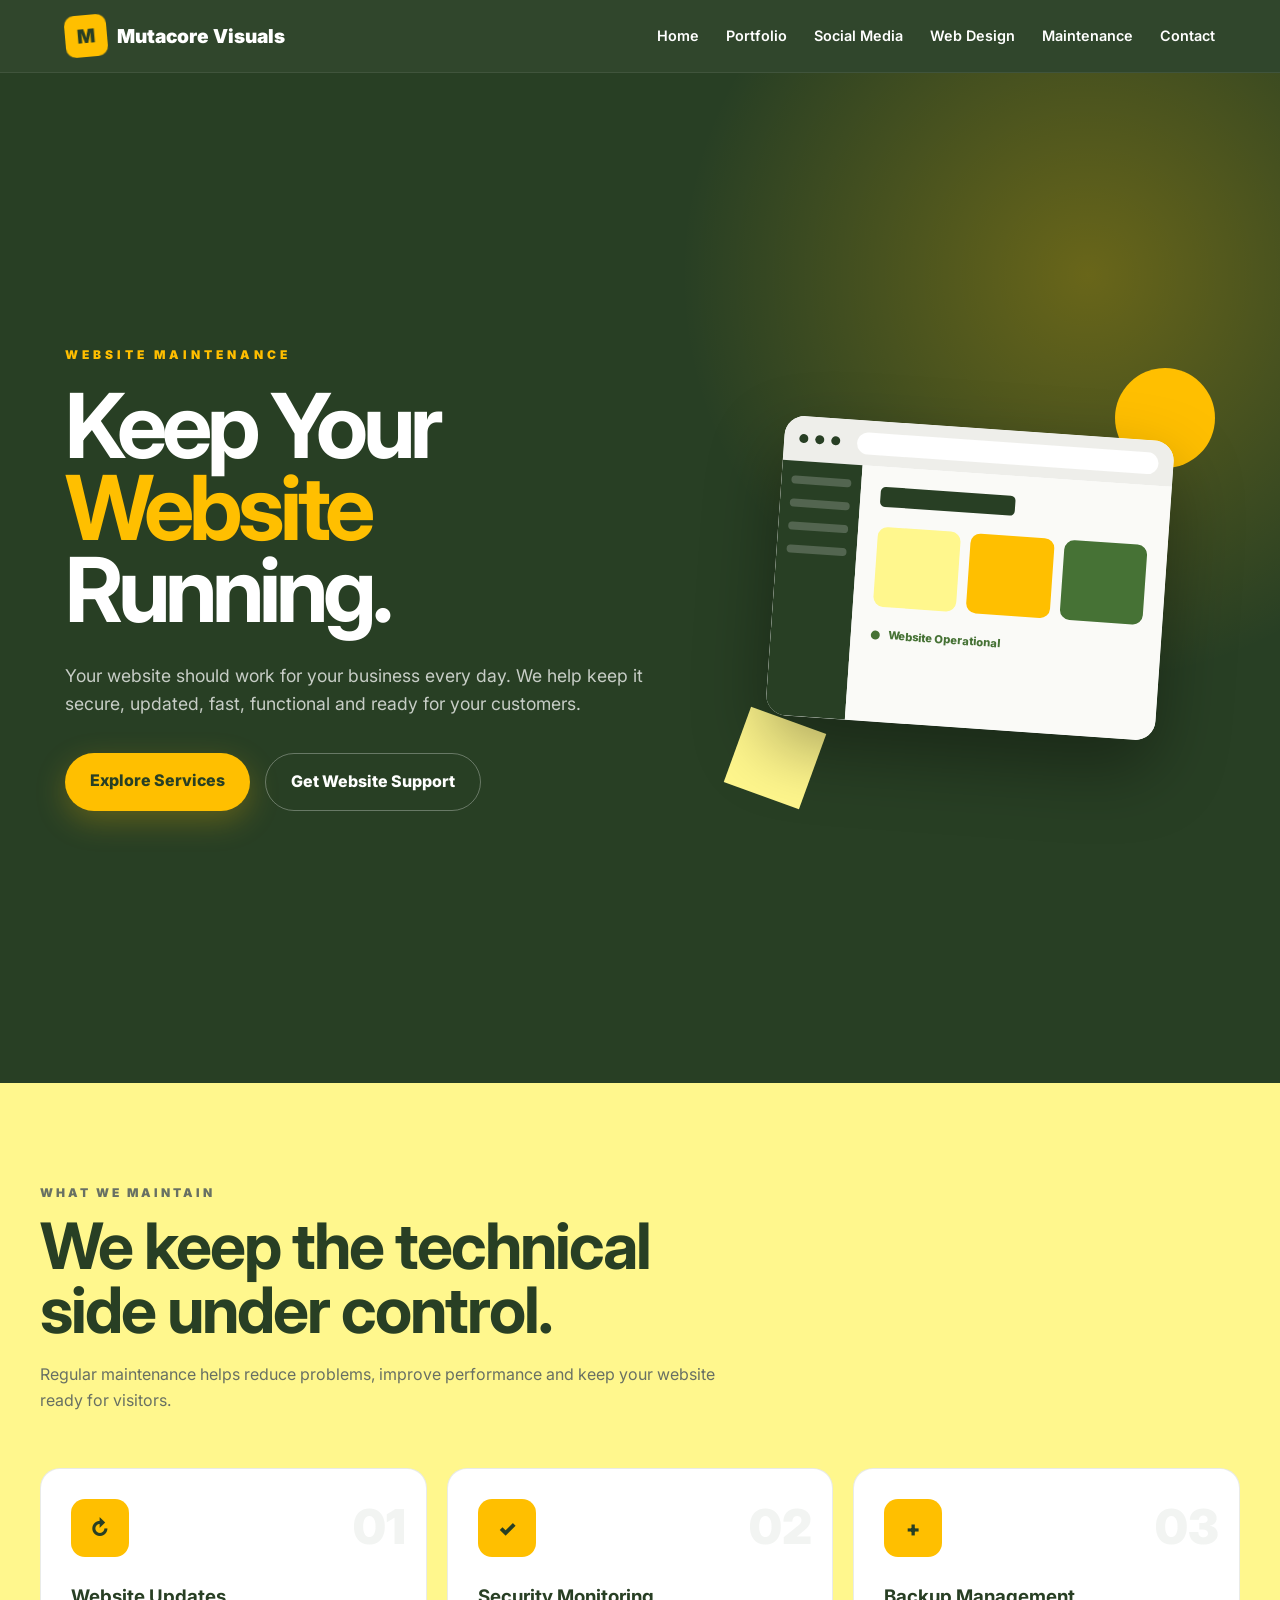
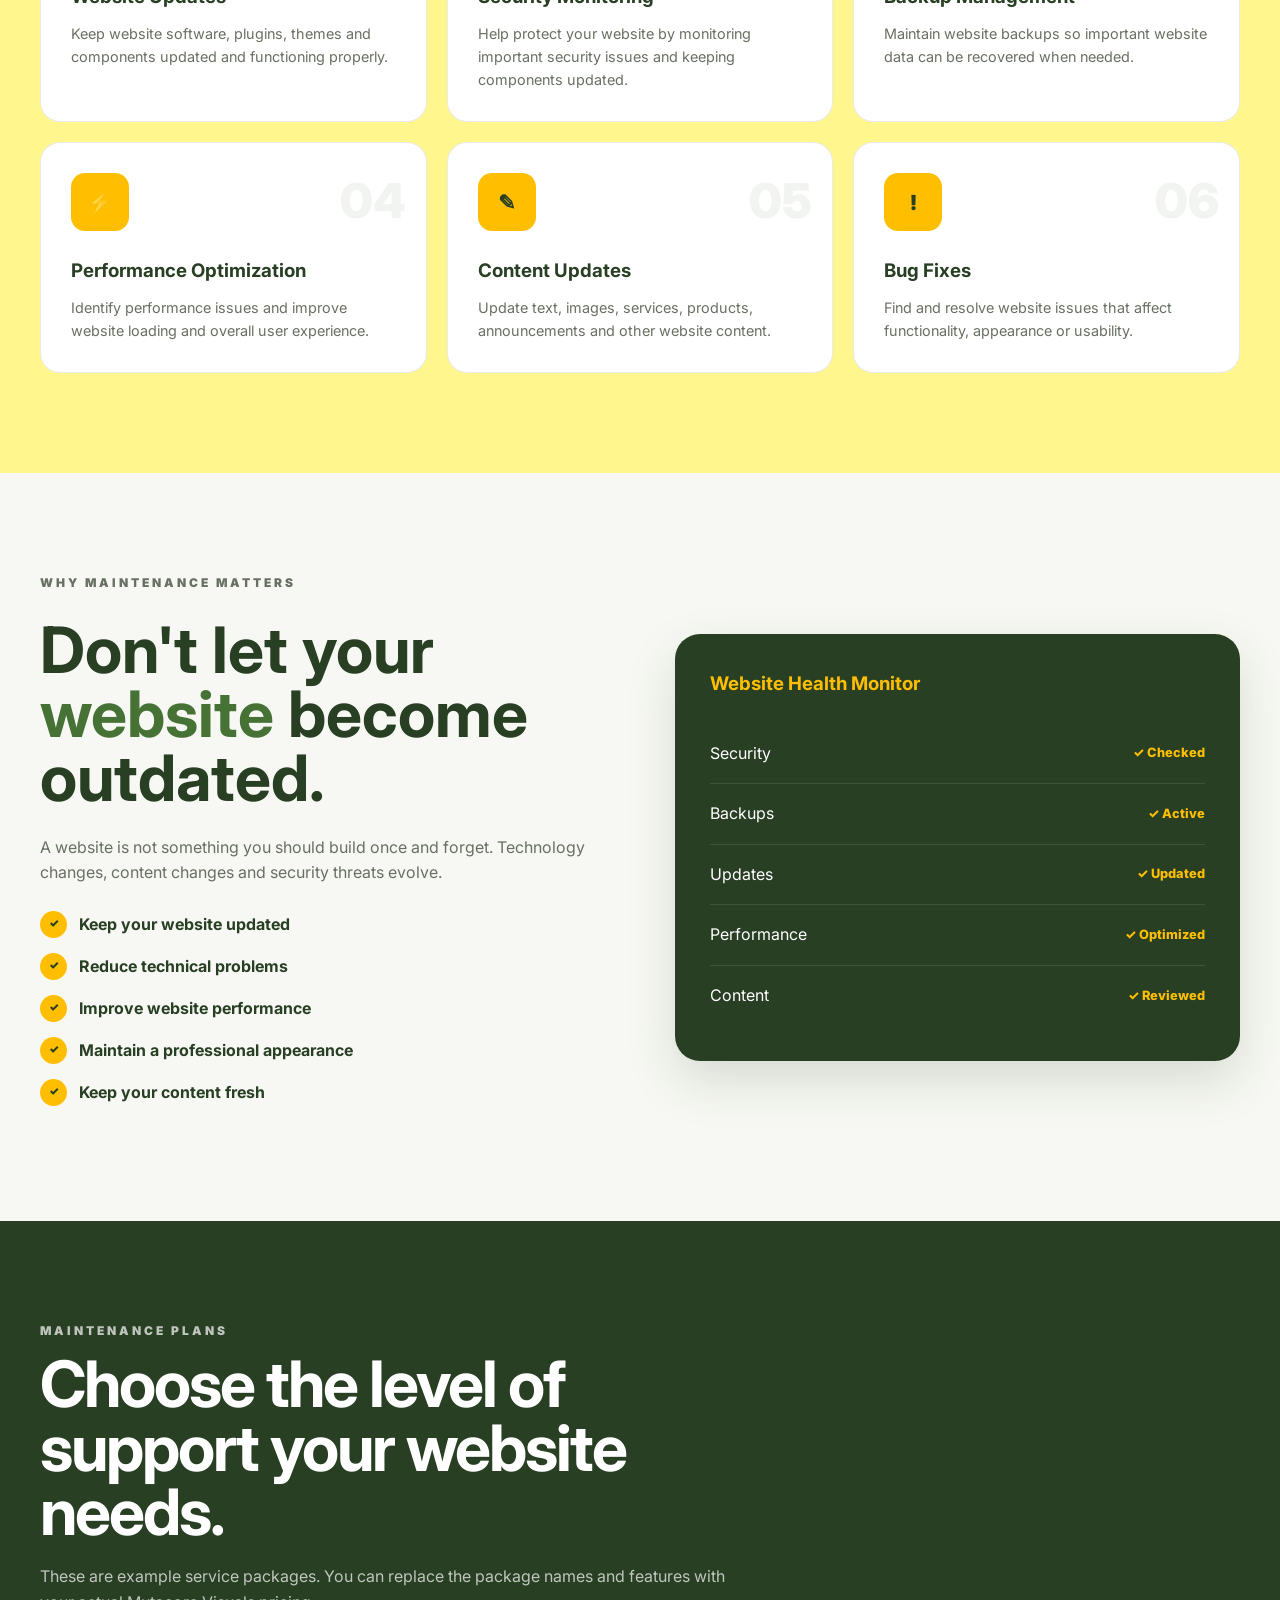
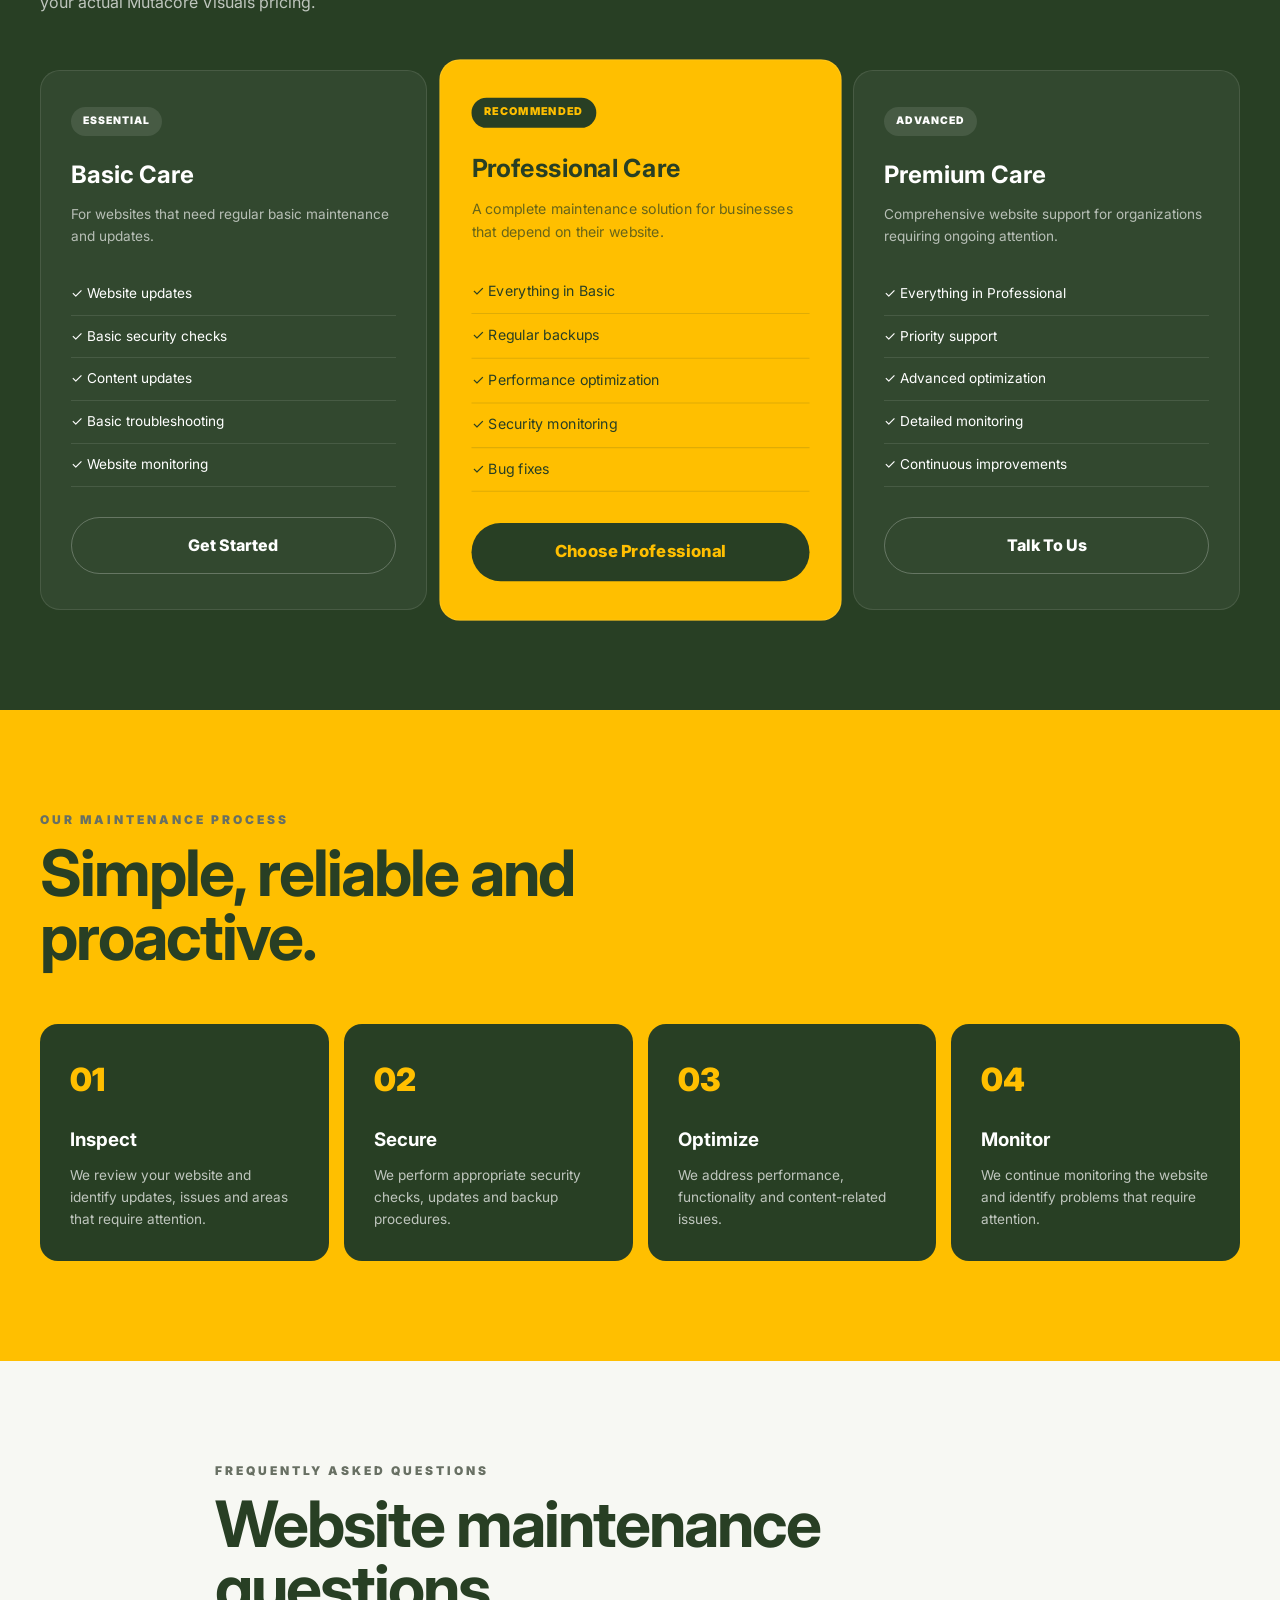
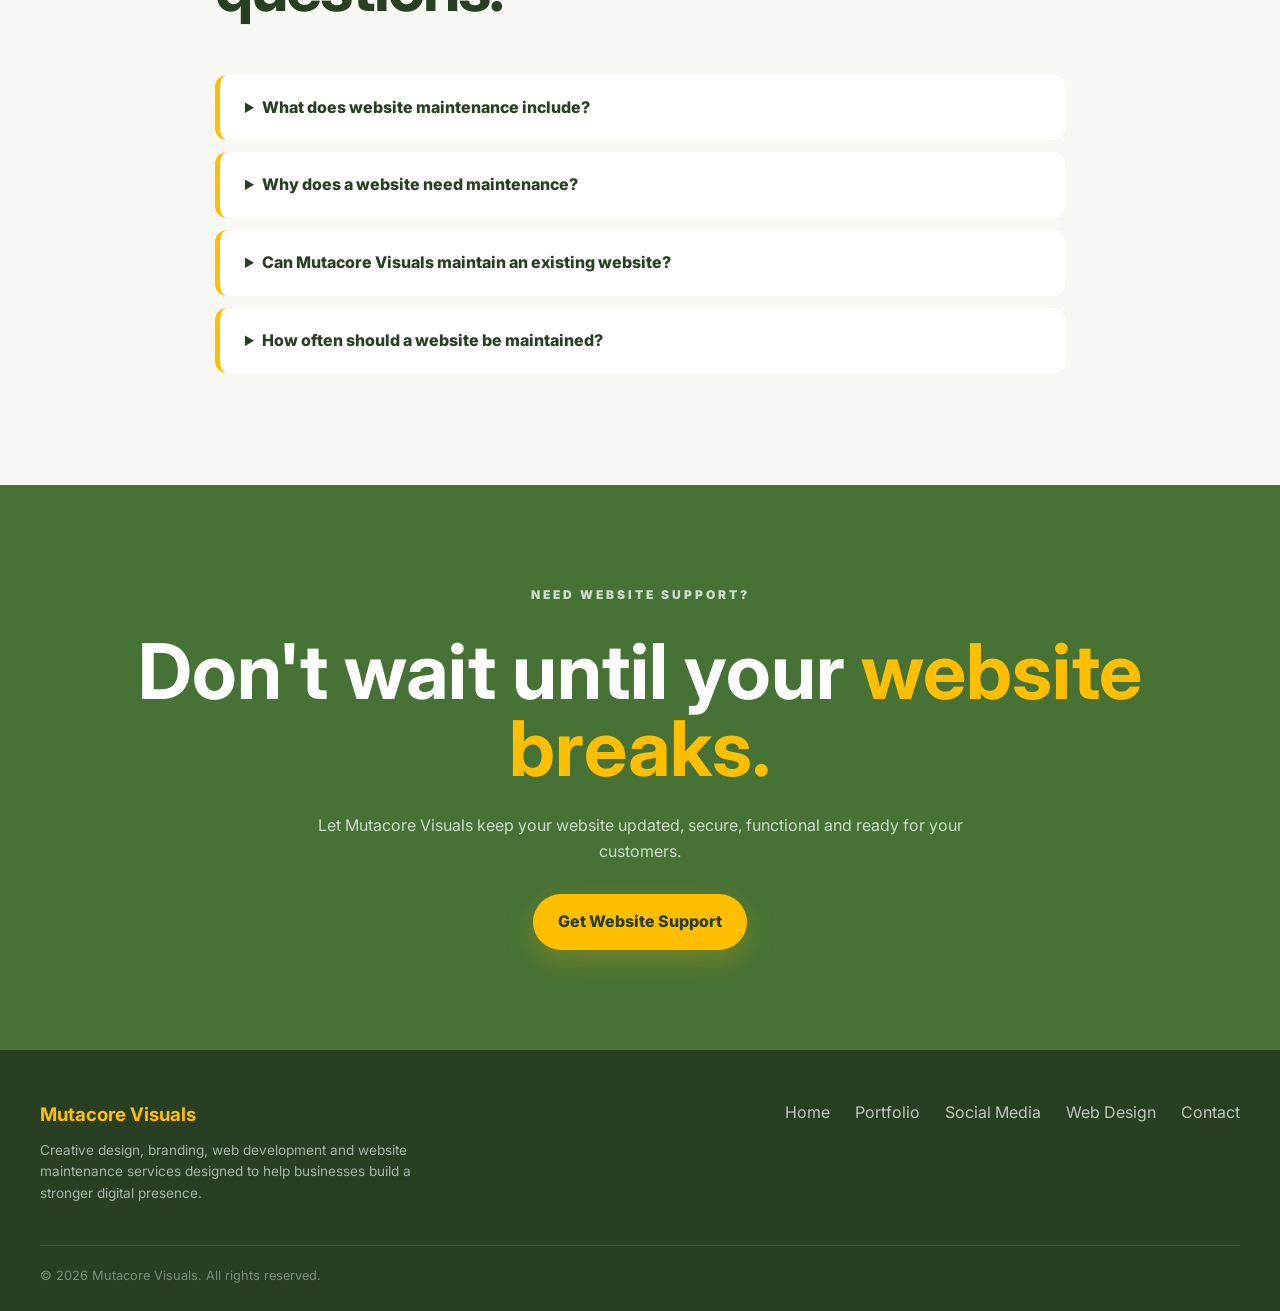
<file: webmaintenance.html>
<!DOCTYPE html>
<html lang="en">

<head>

    <!-- =====================================================
         BASIC SEO
    ====================================================== -->

    <meta charset="UTF-8">

    <meta name="viewport" content="width=device-width, initial-scale=1.0">

    <title>Website Maintenance Services | Mutacore Visuals</title>

    <meta name="description"
        content="Mutacore Visuals provides professional website maintenance services including security updates, backups, performance optimization, content updates, bug fixes and website monitoring.">

    <meta name="keywords"
        content="website maintenance Kenya, web maintenance services, website support Kenya, website security, website updates, website backups, website optimization, Mutacore Visuals">

    <meta name="author" content="Mutacore Visuals">

    <meta name="robots" content="index, follow">

    <meta name="theme-color" content="#283F24">


    <!-- =====================================================
         OPEN GRAPH
    ====================================================== -->

    <meta property="og:title"
        content="Website Maintenance Services | Mutacore Visuals">

    <meta property="og:description"
        content="Keep your website secure, updated, fast and ready for your customers with Mutacore Visuals website maintenance services.">

    <meta property="og:type" content="website">

    <meta property="og:site_name"
        content="Mutacore Visuals">


    <!-- Replace this with your real website URL -->

    <link rel="canonical"
        href="https://www.mutacorevisuals.com/webmaintenance.html">


    <!-- =====================================================
         GOOGLE FONT
    ====================================================== -->

    <link rel="preconnect"
        href="https://fonts.googleapis.com">

    <link rel="preconnect"
        href="https://fonts.gstatic.com"
        crossorigin>

    <link
        href="https://fonts.googleapis.com/css2?family=Inter:wght@400;500;600;700;800;900&display=swap"
        rel="stylesheet">


    <!-- =====================================================
         AEO / STRUCTURED DATA
    ====================================================== -->

    <script type="application/ld+json">

    {
        "@context": "https://schema.org",

        "@type": "Service",

        "name": "Website Maintenance Services",

        "description": "Professional website maintenance including security updates, backups, performance optimization, content updates, bug fixes and website monitoring.",

        "provider": {

            "@type": "CreativeAgency",

            "name": "Mutacore Visuals",

            "url": "https://www.mutacorevisuals.com/"

        },

        "areaServed": "Kenya",

        "serviceType": [
            "Website Maintenance",
            "Website Security",
            "Website Backup",
            "Website Performance Optimization",
            "Website Updates"
        ]

    }

    </script>


    <!-- =====================================================
         FAQ STRUCTURED DATA
    ====================================================== -->

    <script type="application/ld+json">

    {
        "@context": "https://schema.org",

        "@type": "FAQPage",

        "mainEntity": [

            {
                "@type": "Question",

                "name": "What does website maintenance include?",

                "acceptedAnswer": {

                    "@type": "Answer",

                    "text": "Website maintenance can include security updates, backups, content updates, bug fixes, performance optimization, software updates and website monitoring."

                }

            },

            {
                "@type": "Question",

                "name": "Why does a website need maintenance?",

                "acceptedAnswer": {

                    "@type": "Answer",

                    "text": "Regular website maintenance helps keep a website secure, functional, updated, fast and reliable for visitors."

                }

            },

            {
                "@type": "Question",

                "name": "Can Mutacore Visuals maintain an existing website?",

                "acceptedAnswer": {

                    "@type": "Answer",

                    "text": "Yes. Mutacore Visuals can maintain and improve existing websites as well as websites originally developed by the company."

                }

            },

            {
                "@type": "Question",

                "name": "How often should a website be maintained?",

                "acceptedAnswer": {

                    "@type": "Answer",

                    "text": "The ideal maintenance schedule depends on the website, its technology and how frequently it is updated. Regular monitoring and scheduled maintenance can help prevent problems."

                }

            }

        ]

    }

    </script>


    <!-- =====================================================
         CSS
    ====================================================== -->

    <style>


        /* =====================================================
           BRAND COLORS
        ====================================================== */

        :root {

            --gold: #FFBF00;

            --cream: #FFF78D;

            --green: #467235;

            --dark-green: #283F24;

            --white: #ffffff;

            --light: #f7f8f3;

            --gray: #687063;

            --border:
                rgba(40, 63, 36, 0.1);

            --shadow:
                0 20px 50px
                rgba(40, 63, 36, 0.15);

        }


        /* =====================================================
           RESET
        ====================================================== */

        * {

            margin: 0;

            padding: 0;

            box-sizing: border-box;

        }


        html {

            scroll-behavior: smooth;

        }


        body {

            font-family:
                "Inter",
                sans-serif;

            background:
                var(--light);

            color:
                var(--dark-green);

            line-height:
                1.6;

            overflow-x:
                hidden;

        }


        a {

            text-decoration:
                none;

            color:
                inherit;

        }


        /* =====================================================
           NAVIGATION
        ====================================================== */

        .navbar {

            position:
                sticky;

            top:
                0;

            z-index:
                1000;

            background:
                rgba(40, 63, 36, 0.96);

            backdrop-filter:
                blur(12px);

            border-bottom:
                1px solid
                rgba(255,255,255,0.08);

        }


        .nav-container {

            max-width:
                1200px;

            margin:
                auto;

            padding:
                15px 25px;

            display:
                flex;

            align-items:
                center;

            justify-content:
                space-between;

        }


        .logo {

            display:
                flex;

            align-items:
                center;

            gap:
                10px;

            color:
                white;

            font-weight:
                900;

            font-size:
                1.2rem;

        }


        .logo-box {

            width:
                42px;

            height:
                42px;

            display:
                grid;

            place-items:
                center;

            background:
                var(--gold);

            color:
                var(--dark-green);

            border-radius:
                10px;

            transform:
                rotate(-5deg);

            font-weight:
                900;

        }


        .nav-links {

            display:
                flex;

            gap:
                27px;

            list-style:
                none;

        }


        .nav-links a {

            color:
                white;

            font-size:
                0.9rem;

            font-weight:
                600;

            position:
                relative;

            transition:
                0.3s;

        }


        .nav-links a:hover {

            color:
                var(--gold);

        }


        .nav-links a::after {

            content:
                "";

            position:
                absolute;

            left:
                0;

            bottom:
                -7px;

            width:
                0;

            height:
                2px;

            background:
                var(--gold);

            transition:
                0.3s;

        }


        .nav-links a:hover::after {

            width:
                100%;

        }


        /* =====================================================
           HERO
        ====================================================== */

        .hero {

            min-height:
                90vh;

            background:

                radial-gradient(
                    circle at 85% 20%,
                    rgba(255,191,0,0.3),
                    transparent 30%
                ),

                var(--dark-green);

            color:
                white;

            overflow:
                hidden;

            position:
                relative;

        }


        .hero-container {

            max-width:
                1200px;

            min-height:
                90vh;

            margin:
                auto;

            padding:
                80px 25px;

            display:
                grid;

            grid-template-columns:
                1.1fr 0.9fr;

            align-items:
                center;

            gap:
                60px;

        }


        .hero-label {

            color:
                var(--gold);

            text-transform:
                uppercase;

            letter-spacing:
                4px;

            font-size:
                0.75rem;

            font-weight:
                900;

            margin-bottom:
                20px;

            animation:
                fadeUp 0.8s ease forwards;

        }


        .hero h1 {

            font-size:
                clamp(3rem, 7vw, 6.2rem);

            line-height:
                0.92;

            letter-spacing:
                -5px;

            margin-bottom:
                30px;

            animation:
                fadeUp 0.8s ease 0.15s forwards;

            opacity:
                0;

        }


        .hero h1 span {

            color:
                var(--gold);

        }


        .hero-description {

            max-width:
                650px;

            font-size:
                1.1rem;

            color:
                rgba(255,255,255,0.74);

            margin-bottom:
                35px;

            animation:
                fadeUp 0.8s ease 0.3s forwards;

            opacity:
                0;

        }


        .hero-buttons {

            display:
                flex;

            gap:
                15px;

            flex-wrap:
                wrap;

            animation:
                fadeUp 0.8s ease 0.45s forwards;

            opacity:
                0;

        }


        .btn {

            display:
                inline-block;

            padding:
                15px 25px;

            border-radius:
                50px;

            font-weight:
                800;

            transition:
                0.3s;

        }


        .btn-primary {

            background:
                var(--gold);

            color:
                var(--dark-green);

            box-shadow:
                0 10px 30px
                rgba(255,191,0,0.25);

        }


        .btn-primary:hover {

            transform:
                translateY(-5px);

            box-shadow:
                0 15px 40px
                rgba(255,191,0,0.4);

        }


        .btn-outline {

            border:
                1px solid
                rgba(255,255,255,0.3);

            color:
                white;

        }


        .btn-outline:hover {

            background:
                white;

            color:
                var(--dark-green);

        }


        /* =====================================================
           WEBSITE DASHBOARD ILLUSTRATION
        ====================================================== */

        .dashboard-area {

            min-height:
                480px;

            display:
                flex;

            justify-content:
                center;

            align-items:
                center;

            position:
                relative;

        }


        .dashboard {

            width:
                390px;

            height:
                300px;

            background:
                #ffffff;

            border-radius:
                20px;

            box-shadow:
                0 30px 70px
                rgba(0,0,0,0.35);

            overflow:
                hidden;

            transform:
                rotate(4deg);

            animation:
                floating 4s ease-in-out infinite;

            position:
                relative;

            z-index:
                2;

        }


        .browser-bar {

            height:
                45px;

            background:
                #eeeeea;

            display:
                flex;

            align-items:
                center;

            gap:
                7px;

            padding:
                0 15px;

        }


        .browser-dot {

            width:
                9px;

            height:
                9px;

            border-radius:
                50%;

            background:
                var(--dark-green);

        }


        .browser-address {

            flex:
                1;

            height:
                22px;

            background:
                white;

            border-radius:
                20px;

            margin-left:
                10px;

        }


        .dashboard-content {

            display:
                grid;

            grid-template-columns:
                80px 1fr;

            height:
                calc(100% - 45px);

        }


        .dashboard-sidebar {

            background:
                var(--dark-green);

            padding:
                15px 10px;

        }


        .side-line {

            height:
                8px;

            background:
                rgba(255,255,255,0.2);

            border-radius:
                5px;

            margin-bottom:
                15px;

        }


        .dashboard-main {

            padding:
                20px;

            background:
                #fafaf7;

        }


        .dashboard-title {

            height:
                20px;

            width:
                50%;

            background:
                var(--dark-green);

            border-radius:
                5px;

            margin-bottom:
                20px;

        }


        .dashboard-cards {

            display:
                grid;

            grid-template-columns:
                repeat(3, 1fr);

            gap:
                10px;

        }


        .dashboard-card {

            height:
                80px;

            background:
                var(--cream);

            border-radius:
                10px;

        }


        .dashboard-card:nth-child(2) {

            background:
                var(--gold);

        }


        .dashboard-card:nth-child(3) {

            background:
                var(--green);

        }


        .status {

            margin-top:
                20px;

            display:
                flex;

            align-items:
                center;

            gap:
                8px;

            font-size:
                0.7rem;

            font-weight:
                800;

            color:
                var(--green);

        }


        .status-dot {

            width:
                9px;

            height:
                9px;

            background:
                #467235;

            border-radius:
                50%;

            animation:
                pulseDot 1.5s infinite;

        }


        .floating-shape {

            position:
                absolute;

            width:
                100px;

            height:
                100px;

            background:
                var(--gold);

            border-radius:
                50%;

            right:
                0;

            top:
                30px;

            animation:
                spin 8s linear infinite;

        }


        .floating-square {

            position:
                absolute;

            width:
                80px;

            height:
                80px;

            background:
                var(--cream);

            bottom:
                20px;

            left:
                10px;

            transform:
                rotate(20deg);

            animation:
                pulse 3s ease-in-out infinite;

        }


        /* =====================================================
           GENERAL SECTIONS
        ====================================================== */

        section {

            padding:
                100px 25px;

        }


        .container {

            max-width:
                1200px;

            margin:
                auto;

        }


        .section-heading {

            max-width:
                700px;

            margin-bottom:
                55px;

        }


        .section-label {

            color:
                var(--green);

            font-size:
                0.75rem;

            font-weight:
                900;

            text-transform:
                uppercase;

            letter-spacing:
                3px;

            margin-bottom:
                12px;

        }


        .section-heading h2 {

            font-size:
                clamp(2.3rem, 5vw, 4rem);

            line-height:
                1;

            letter-spacing:
                -2px;

            margin-bottom:
                20px;

        }


        .section-heading p {

            color:
                var(--gray);

        }


        /* =====================================================
           MAINTENANCE SERVICES
        ====================================================== */

        .services {

            background:
                var(--cream);

        }


        .service-grid {

            display:
                grid;

            grid-template-columns:
                repeat(3, 1fr);

            gap:
                20px;

        }


        .service-card {

            background:
                white;

            border-radius:
                20px;

            padding:
                30px;

            transition:
                0.4s;

            border:
                1px solid
                var(--border);

            position:
                relative;

            overflow:
                hidden;

        }


        .service-card:hover {

            transform:
                translateY(-10px);

            box-shadow:
                var(--shadow);

        }


        .service-number {

            position:
                absolute;

            top:
                20px;

            right:
                20px;

            font-size:
                3rem;

            font-weight:
                900;

            color:
                rgba(40,63,36,0.06);

        }


        .service-icon {

            width:
                58px;

            height:
                58px;

            display:
                grid;

            place-items:
                center;

            background:
                var(--gold);

            color:
                var(--dark-green);

            border-radius:
                14px;

            font-size:
                1.3rem;

            font-weight:
                900;

            margin-bottom:
                25px;

        }


        .service-card h3 {

            margin-bottom:
                10px;

        }


        .service-card p {

            color:
                var(--gray);

            font-size:
                0.9rem;

        }


        /* =====================================================
           BENEFITS
        ====================================================== */

        .benefits {

            background:
                var(--light);

        }


        .benefit-grid {

            display:
                grid;

            grid-template-columns:
                1fr 1fr;

            gap:
                70px;

            align-items:
                center;

        }


        .benefit-text h2 {

            font-size:
                clamp(2.5rem, 5vw, 4.5rem);

            line-height:
                1;

            margin-bottom:
                25px;

        }


        .benefit-text h2 span {

            color:
                var(--green);

        }


        .benefit-text p {

            color:
                var(--gray);

            margin-bottom:
                25px;

        }


        .check-list {

            list-style:
                none;

        }


        .check-list li {

            display:
                flex;

            align-items:
                center;

            gap:
                12px;

            margin-bottom:
                15px;

            font-weight:
                700;

        }


        .check {

            width:
                27px;

            height:
                27px;

            display:
                grid;

            place-items:
                center;

            background:
                var(--gold);

            color:
                var(--dark-green);

            border-radius:
                50%;

            font-size:
                0.7rem;

            font-weight:
                900;

        }


        .maintenance-box {

            background:
                var(--dark-green);

            border-radius:
                25px;

            padding:
                35px;

            color:
                white;

            box-shadow:
                var(--shadow);

        }


        .maintenance-box h3 {

            color:
                var(--gold);

            margin-bottom:
                25px;

        }


        .monitor-row {

            display:
                flex;

            justify-content:
                space-between;

            align-items:
                center;

            padding:
                17px 0;

            border-bottom:
                1px solid
                rgba(255,255,255,0.1);

        }


        .monitor-row:last-child {

            border-bottom:
                none;

        }


        .monitor-status {

            color:
                var(--gold);

            font-size:
                0.8rem;

            font-weight:
                800;

        }


        /* =====================================================
           PACKAGES
        ====================================================== */

        .packages {

            background:
                var(--dark-green);

            color:
                white;

        }


        .packages .section-label {

            color:
                var(--gold);

        }


        .packages .section-heading p {

            color:
                rgba(255,255,255,0.7);

        }


        .package-grid {

            display:
                grid;

            grid-template-columns:
                repeat(3, 1fr);

            gap:
                20px;

        }


        .package {

            background:
                rgba(255,255,255,0.05);

            border:
                1px solid
                rgba(255,255,255,0.1);

            border-radius:
                20px;

            padding:
                35px 30px;

            transition:
                0.4s;

        }


        .package:hover {

            transform:
                translateY(-10px);

            background:
                var(--green);

        }


        .package.featured {

            background:
                var(--gold);

            color:
                var(--dark-green);

            transform:
                scale(1.04);

        }


        .package.featured:hover {

            transform:
                scale(1.04)
                translateY(-10px);

        }


        .package-tag {

            display:
                inline-block;

            background:
                rgba(255,255,255,0.1);

            padding:
                6px 12px;

            border-radius:
                20px;

            font-size:
                0.65rem;

            font-weight:
                900;

            letter-spacing:
                1px;

            text-transform:
                uppercase;

            margin-bottom:
                20px;

        }


        .featured .package-tag {

            background:
                var(--dark-green);

            color:
                var(--gold);

        }


        .package h3 {

            font-size:
                1.5rem;

            margin-bottom:
                10px;

        }


        .package-description {

            color:
                rgba(255,255,255,0.65);

            font-size:
                0.85rem;

            margin-bottom:
                25px;

        }


        .featured .package-description {

            color:
                rgba(40,63,36,0.7);

        }


        .package ul {

            list-style:
                none;

            margin-bottom:
                30px;

        }


        .package li {

            padding:
                10px 0;

            border-bottom:
                1px solid
                rgba(255,255,255,0.1);

            font-size:
                0.85rem;

        }


        .featured li {

            border-color:
                rgba(40,63,36,0.15);

        }


        .package .btn {

            width:
                100%;

            text-align:
                center;

        }


        .package:not(.featured) .btn {

            border:
                1px solid
                rgba(255,255,255,0.25);

        }


        /* =====================================================
           PROCESS
        ====================================================== */

        .process {

            background:
                var(--gold);

        }


        .process-grid {

            display:
                grid;

            grid-template-columns:
                repeat(4, 1fr);

            gap:
                15px;

        }


        .step {

            background:
                var(--dark-green);

            color:
                white;

            padding:
                30px;

            border-radius:
                18px;

            transition:
                0.4s;

        }


        .step:hover {

            transform:
                translateY(-8px);

            background:
                var(--green);

        }


        .step-number {

            color:
                var(--gold);

            font-size:
                2rem;

            font-weight:
                900;

            margin-bottom:
                20px;

        }


        .step h3 {

            margin-bottom:
                10px;

        }


        .step p {

            color:
                rgba(255,255,255,0.7);

            font-size:
                0.85rem;

        }


        /* =====================================================
           FAQ
        ====================================================== */

        .faq {

            background:
                var(--light);

        }


        .faq-container {

            max-width:
                850px;

            margin:
                auto;

        }


        details {

            background:
                white;

            margin-bottom:
                12px;

            padding:
                20px 25px;

            border-radius:
                12px;

            border-left:
                5px solid
                var(--gold);

        }


        summary {

            cursor:
                pointer;

            font-weight:
                800;

        }


        details p {

            margin-top:
                15px;

            color:
                var(--gray);

        }


        /* =====================================================
           CTA
        ====================================================== */

        .cta {

            background:
                var(--green);

            color:
                white;

            text-align:
                center;

        }


        .cta h2 {

            font-size:
                clamp(2.5rem, 6vw, 5rem);

            line-height:
                1;

            margin-bottom:
                25px;

        }


        .cta h2 span {

            color:
                var(--gold);

        }


        .cta p {

            max-width:
                650px;

            margin:
                0 auto 30px;

            color:
                rgba(255,255,255,0.75);

        }


        /* =====================================================
           FOOTER
        ====================================================== */

        footer {

            background:
                var(--dark-green);

            color:
                white;

            padding:
                50px 25px 25px;

        }


        .footer-container {

            max-width:
                1200px;

            margin:
                auto;

            display:
                flex;

            justify-content:
                space-between;

            gap:
                30px;

            flex-wrap:
                wrap;

        }


        .footer-brand h3 {

            color:
                var(--gold);

            margin-bottom:
                10px;

        }


        .footer-brand p {

            max-width:
                400px;

            color:
                rgba(255,255,255,0.6);

            font-size:
                0.85rem;

        }


        .footer-links {

            display:
                flex;

            gap:
                25px;

            list-style:
                none;

        }


        .footer-links a {

            color:
                rgba(255,255,255,0.7);

        }


        .footer-links a:hover {

            color:
                var(--gold);

        }


        .copyright {

            max-width:
                1200px;

            margin:
                40px auto 0;

            padding-top:
                20px;

            border-top:
                1px solid
                rgba(255,255,255,0.1);

            color:
                rgba(255,255,255,0.4);

            font-size:
                0.8rem;

        }


        /* =====================================================
           ANIMATIONS
        ====================================================== */

        @keyframes fadeUp {

            from {

                opacity:
                    0;

                transform:
                    translateY(30px);

            }

            to {

                opacity:
                    1;

                transform:
                    translateY(0);

            }

        }


        @keyframes floating {

            0%, 100% {

                transform:
                    translateY(0)
                    rotate(4deg);

            }

            50% {

                transform:
                    translateY(-18px)
                    rotate(1deg);

            }

        }


        @keyframes spin {

            from {

                transform:
                    rotate(0deg);

            }

            to {

                transform:
                    rotate(360deg);

            }

        }


        @keyframes pulse {

            0%, 100% {

                transform:
                    scale(1)
                    rotate(20deg);

            }

            50% {

                transform:
                    scale(1.15)
                    rotate(30deg);

            }

        }


        @keyframes pulseDot {

            0%, 100% {

                transform:
                    scale(1);

                opacity:
                    1;

            }

            50% {

                transform:
                    scale(1.5);

                opacity:
                    0.5;

            }

        }


        /* =====================================================
           TABLET
        ====================================================== */

        @media (max-width: 900px) {

            .hero-container {

                grid-template-columns:
                    1fr;

            }


            .service-grid {

                grid-template-columns:
                    repeat(2, 1fr);

            }


            .benefit-grid {

                grid-template-columns:
                    1fr;

            }


            .package-grid {

                grid-template-columns:
                    1fr;

            }


            .package.featured {

                transform:
                    none;

            }


            .package.featured:hover {

                transform:
                    translateY(-10px);

            }


            .process-grid {

                grid-template-columns:
                    repeat(2, 1fr);

            }

        }


        /* =====================================================
           MOBILE
        ====================================================== */

        @media (max-width: 650px) {

            .nav-links {

                display:
                    none;

            }


            .hero-container {

                padding:
                    70px 20px;

            }


            .hero h1 {

                letter-spacing:
                    -3px;

            }


            .dashboard {

                width:
                    300px;

                height:
                    230px;

            }


            .service-grid,

            .process-grid {

                grid-template-columns:
                    1fr;

            }


            section {

                padding:
                    75px 20px;

            }


            .footer-container {

                flex-direction:
                    column;

            }

        }


        /* =====================================================
           REDUCED MOTION
        ====================================================== */

        @media (prefers-reduced-motion: reduce) {

            * {

                animation-duration:
                    0.01ms !important;

                animation-iteration-count:
                    1 !important;

                scroll-behavior:
                    auto !important;

                transition-duration:
                    0.01ms !important;

            }

        }

    </style>

</head>


<body>


    <!-- =====================================================
         NAVIGATION
    ====================================================== -->

    <header class="navbar">

        <nav
            class="nav-container"
            aria-label="Main navigation">


            <a
                href="index.html"
                class="logo">

                <span class="logo-box">
               M
                    
                </span>

                <span>
                    Mutacore Visuals
                </span>

            </a>


            <ul class="nav-links">

                <li>
                    <a href="index.html">
                        Home
                    </a>
                </li>

                <li>
                    <a href="portfolio.html">
                        Portfolio
                    </a>
                </li>

                <li>
                    <a href="socialmedia.html">
                        Social Media
                    </a>
                </li>

                <li>
                    <a href="webdesign.html">
                        Web Design
                    </a>
                </li>

                <li>
                    <a href="webmaintenance.html">
                        Maintenance
                    </a>
                </li>

                <li>
                    <a href="contactus.html">
                        Contact
                    </a>
                </li>

            </ul>

        </nav>

    </header>


    <main>


        <!-- =====================================================
             HERO
        ====================================================== -->

        <section class="hero">

            <div class="hero-container">


                <div>

                    <p class="hero-label">
                        Website Maintenance
                    </p>


                    <h1>

                        Keep Your
                        <span>
                            Website
                        </span>
                        Running.

                    </h1>


                    <p class="hero-description">

                        Your website should work for your business
                        every day. We help keep it secure, updated,
                        fast, functional and ready for your customers.

                    </p>


                    <div class="hero-buttons">

                        <a
                            href="#services"
                            class="btn btn-primary">

                            Explore Services

                        </a>


                        <a
                            href="#contact"
                            class="btn btn-outline">

                            Get Website Support

                        </a>

                    </div>

                </div>


                <!-- =================================================
                     WEBSITE DASHBOARD
                ================================================== -->

                <div class="dashboard-area">


                    <div class="floating-shape"></div>

                    <div class="floating-square"></div>


                    <div class="dashboard">


                        <div class="browser-bar">

                            <span class="browser-dot"></span>

                            <span class="browser-dot"></span>

                            <span class="browser-dot"></span>

                            <div class="browser-address"></div>

                        </div>


                        <div class="dashboard-content">


                            <div class="dashboard-sidebar">

                                <div class="side-line"></div>

                                <div class="side-line"></div>

                                <div class="side-line"></div>

                                <div class="side-line"></div>

                            </div>


                            <div class="dashboard-main">

                                <div
                                    class="dashboard-title">
                                </div>


                                <div class="dashboard-cards">

                                    <div
                                        class="dashboard-card">
                                    </div>

                                    <div
                                        class="dashboard-card">
                                    </div>

                                    <div
                                        class="dashboard-card">
                                    </div>

                                </div>


                                <div class="status">

                                    <span
                                        class="status-dot">
                                    </span>

                                    Website
                                    Operational

                                </div>

                            </div>

                        </div>

                    </div>

                </div>

            </div>

        </section>


        <!-- =====================================================
             SERVICES
        ====================================================== -->

        <section
            class="services"
            id="services">

            <div class="container">


                <div class="section-heading">

                    <p class="section-label">
                        What We Maintain
                    </p>

                    <h2>
                        We keep the technical side under control.
                    </h2>

                    <p>
                        Regular maintenance helps reduce problems,
                        improve performance and keep your website
                        ready for visitors.
                    </p>

                </div>


                <div class="service-grid">


                    <article class="service-card">

                        <span class="service-number">
                            01
                        </span>

                        <div class="service-icon">
                            ↻
                        </div>

                        <h3>
                            Website Updates
                        </h3>

                        <p>
                            Keep website software, plugins, themes
                            and components updated and functioning
                            properly.
                        </p>

                    </article>


                    <article class="service-card">

                        <span class="service-number">
                            02
                        </span>

                        <div class="service-icon">
                            ✓
                        </div>

                        <h3>
                            Security Monitoring
                        </h3>

                        <p>
                            Help protect your website by monitoring
                            important security issues and keeping
                            components updated.
                        </p>

                    </article>


                    <article class="service-card">

                        <span class="service-number">
                            03
                        </span>

                        <div class="service-icon">
                            +
                        </div>

                        <h3>
                            Backup Management
                        </h3>

                        <p>
                            Maintain website backups so important
                            website data can be recovered when needed.
                        </p>

                    </article>


                    <article class="service-card">

                        <span class="service-number">
                            04
                        </span>

                        <div class="service-icon">
                            ⚡
                        </div>

                        <h3>
                            Performance Optimization
                        </h3>

                        <p>
                            Identify performance issues and improve
                            website loading and overall user experience.
                        </p>

                    </article>


                    <article class="service-card">

                        <span class="service-number">
                            05
                        </span>

                        <div class="service-icon">
                            ✎
                        </div>

                        <h3>
                            Content Updates
                        </h3>

                        <p>
                            Update text, images, services, products,
                            announcements and other website content.
                        </p>

                    </article>


                    <article class="service-card">

                        <span class="service-number">
                            06
                        </span>

                        <div class="service-icon">
                            !
                        </div>

                        <h3>
                            Bug Fixes
                        </h3>

                        <p>
                            Find and resolve website issues that affect
                            functionality, appearance or usability.
                        </p>

                    </article>


                </div>

            </div>

        </section>


        <!-- =====================================================
             WHY MAINTENANCE
        ====================================================== -->

        <section class="benefits">

            <div class="container benefit-grid">


                <div class="benefit-text">

                    <p class="section-label">
                        Why Maintenance Matters
                    </p>


                    <h2>

                        Don't let your
                        <span>
                            website
                        </span>
                        become outdated.

                    </h2>


                    <p>

                        A website is not something you should build
                        once and forget. Technology changes, content
                        changes and security threats evolve.

                    </p>


                    <ul class="check-list">

                        <li>

                            <span class="check">
                                ✓
                            </span>

                            Keep your website updated

                        </li>


                        <li>

                            <span class="check">
                                ✓
                            </span>

                            Reduce technical problems

                        </li>


                        <li>

                            <span class="check">
                                ✓
                            </span>

                            Improve website performance

                        </li>


                        <li>

                            <span class="check">
                                ✓
                            </span>

                            Maintain a professional appearance

                        </li>


                        <li>

                            <span class="check">
                                ✓
                            </span>

                            Keep your content fresh

                        </li>

                    </ul>

                </div>


                <!-- MONITORING PANEL -->

                <div class="maintenance-box">

                    <h3>
                        Website Health Monitor
                    </h3>


                    <div class="monitor-row">

                        <span>
                            Security
                        </span>

                        <span class="monitor-status">
                            ✓ Checked
                        </span>

                    </div>


                    <div class="monitor-row">

                        <span>
                            Backups
                        </span>

                        <span class="monitor-status">
                            ✓ Active
                        </span>

                    </div>


                    <div class="monitor-row">

                        <span>
                            Updates
                        </span>

                        <span class="monitor-status">
                            ✓ Updated
                        </span>

                    </div>


                    <div class="monitor-row">

                        <span>
                            Performance
                        </span>

                        <span class="monitor-status">
                            ✓ Optimized
                        </span>

                    </div>


                    <div class="monitor-row">

                        <span>
                            Content
                        </span>

                        <span class="monitor-status">
                            ✓ Reviewed
                        </span>

                    </div>

                </div>

            </div>

        </section>


        <!-- =====================================================
             PACKAGES
        ====================================================== -->

        <section class="packages">

            <div class="container">


                <div class="section-heading">

                    <p class="section-label">
                        Maintenance Plans
                    </p>

                    <h2>
                        Choose the level of support your website needs.
                    </h2>

                    <p>
                        These are example service packages. You can
                        replace the package names and features with
                        your actual Mutacore Visuals pricing.
                    </p>

                </div>


                <div class="package-grid">


                    <!-- BASIC -->

                    <article class="package">

                        <span class="package-tag">
                            Essential
                        </span>

                        <h3>
                            Basic Care
                        </h3>

                        <p class="package-description">
                            For websites that need regular basic
                            maintenance and updates.
                        </p>


                        <ul>

                            <li>
                                ✓ Website updates
                            </li>

                            <li>
                                ✓ Basic security checks
                            </li>

                            <li>
                                ✓ Content updates
                            </li>

                            <li>
                                ✓ Basic troubleshooting
                            </li>

                            <li>
                                ✓ Website monitoring
                            </li>

                        </ul>


                        <a
                            href="#contact"
                            class="btn btn-outline">

                            Get Started

                        </a>

                    </article>


                    <!-- PROFESSIONAL -->

                    <article
                        class="package featured">

                        <span class="package-tag">
                            Recommended
                        </span>

                        <h3>
                            Professional Care
                        </h3>

                        <p class="package-description">
                            A complete maintenance solution for
                            businesses that depend on their website.
                        </p>


                        <ul>

                            <li>
                                ✓ Everything in Basic
                            </li>

                            <li>
                                ✓ Regular backups
                            </li>

                            <li>
                                ✓ Performance optimization
                            </li>

                            <li>
                                ✓ Security monitoring
                            </li>

                            <li>
                                ✓ Bug fixes
                            </li>

                        </ul>


                        <a
                            href="#contact"
                            class="btn"
                            style="
                                background:#283F24;
                                color:#FFBF00;
                            ">

                            Choose Professional

                        </a>

                    </article>


                    <!-- PREMIUM -->

                    <article class="package">

                        <span class="package-tag">
                            Advanced
                        </span>

                        <h3>
                            Premium Care
                        </h3>

                        <p class="package-description">
                            Comprehensive website support for
                            organizations requiring ongoing attention.
                        </p>


                        <ul>

                            <li>
                                ✓ Everything in Professional
                            </li>

                            <li>
                                ✓ Priority support
                            </li>

                            <li>
                                ✓ Advanced optimization
                            </li>

                            <li>
                                ✓ Detailed monitoring
                            </li>

                            <li>
                                ✓ Continuous improvements
                            </li>

                        </ul>


                        <a
                            href="#contact"
                            class="btn btn-outline">

                            Talk To Us

                        </a>

                    </article>


                </div>

            </div>

        </section>


        <!-- =====================================================
             PROCESS
        ====================================================== -->

        <section class="process">

            <div class="container">


                <div class="section-heading">

                    <p class="section-label">
                        Our Maintenance Process
                    </p>

                    <h2>
                        Simple, reliable and proactive.
                    </h2>

                </div>


                <div class="process-grid">


                    <article class="step">

                        <div class="step-number">
                            01
                        </div>

                        <h3>
                            Inspect
                        </h3>

                        <p>
                            We review your website and identify
                            updates, issues and areas that require
                            attention.
                        </p>

                    </article>


                    <article class="step">

                        <div class="step-number">
                            02
                        </div>

                        <h3>
                            Secure
                        </h3>

                        <p>
                            We perform appropriate security checks,
                            updates and backup procedures.
                        </p>

                    </article>


                    <article class="step">

                        <div class="step-number">
                            03
                        </div>

                        <h3>
                            Optimize
                        </h3>

                        <p>
                            We address performance, functionality
                            and content-related issues.
                        </p>

                    </article>


                    <article class="step">

                        <div class="step-number">
                            04
                        </div>

                        <h3>
                            Monitor
                        </h3>

                        <p>
                            We continue monitoring the website and
                            identify problems that require attention.
                        </p>

                    </article>


                </div>

            </div>

        </section>


        <!-- =====================================================
             FAQ / AEO
        ====================================================== -->

        <section class="faq">

            <div class="faq-container">


                <div class="section-heading">

                    <p class="section-label">
                        Frequently Asked Questions
                    </p>

                    <h2>
                        Website maintenance questions.
                    </h2>

                </div>


                <details>

                    <summary>
                        What does website maintenance include?
                    </summary>

                    <p>
                        Website maintenance can include security
                        updates, backups, content updates, bug fixes,
                        performance optimization, software updates
                        and website monitoring.
                    </p>

                </details>


                <details>

                    <summary>
                        Why does a website need maintenance?
                    </summary>

                    <p>
                        Regular website maintenance helps keep a
                        website secure, functional, updated, fast
                        and reliable for visitors.
                    </p>

                </details>


                <details>

                    <summary>
                        Can Mutacore Visuals maintain an existing website?
                    </summary>

                    <p>
                        Yes. Mutacore Visuals can maintain existing
                        websites as well as websites developed by
                        the company.
                    </p>

                </details>


                <details>

                    <summary>
                        How often should a website be maintained?
                    </summary>

                    <p>
                        The ideal maintenance schedule depends on
                        the website, its technology and how frequently
                        it is updated. Regular monitoring and scheduled
                        maintenance can help prevent problems.
                    </p>

                </details>


            </div>

        </section>


        <!-- =====================================================
             CTA
        ====================================================== -->

        <section
            class="cta"
            id="contact">

            <div class="container">


                <p class="section-label">
                    Need Website Support?
                </p>


                <h2>

                    Don't wait until your
                    <span>
                        website breaks.
                    </span>

                </h2>


                <p>

                    Let Mutacore Visuals keep your website updated,
                    secure, functional and ready for your customers.

                </p>


                <!-- Replace email with your real business email -->

                <a
                    href="mailto:mutacorevisuals@gmail.com"
                    class="btn btn-primary">

                    Get Website Support

                </a>

            </div>

        </section>


    </main>


    <!-- =====================================================
         FOOTER
    ====================================================== -->

    <footer>

        <div class="footer-container">


            <div class="footer-brand">

                <h3>
                    Mutacore Visuals
                </h3>

                <p>

                    Creative design, branding, web development
                    and website maintenance services designed
                    to help businesses build a stronger digital
                    presence.

                </p>

            </div>


            <ul class="footer-links">

                <li>
                    <a href="index.html">
                        Home
                    </a>
                </li>

                <li>
                    <a href="portfolio.html">
                        Portfolio
                    </a>
                </li>

                <li>
                    <a href="socialmedia.html">
                        Social Media
                    </a>
                </li>

                <li>
                    <a href="webdesign.html">
                        Web Design
                    </a>
                </li>

                <li>
                    <a href="contactus.html">
                        Contact
                    </a>
                </li>

            </ul>

        </div>


        <div class="copyright">

            © 2026 Mutacore Visuals.
            All rights reserved.

        </div>

    </footer>


</body>

</html>
</file>
